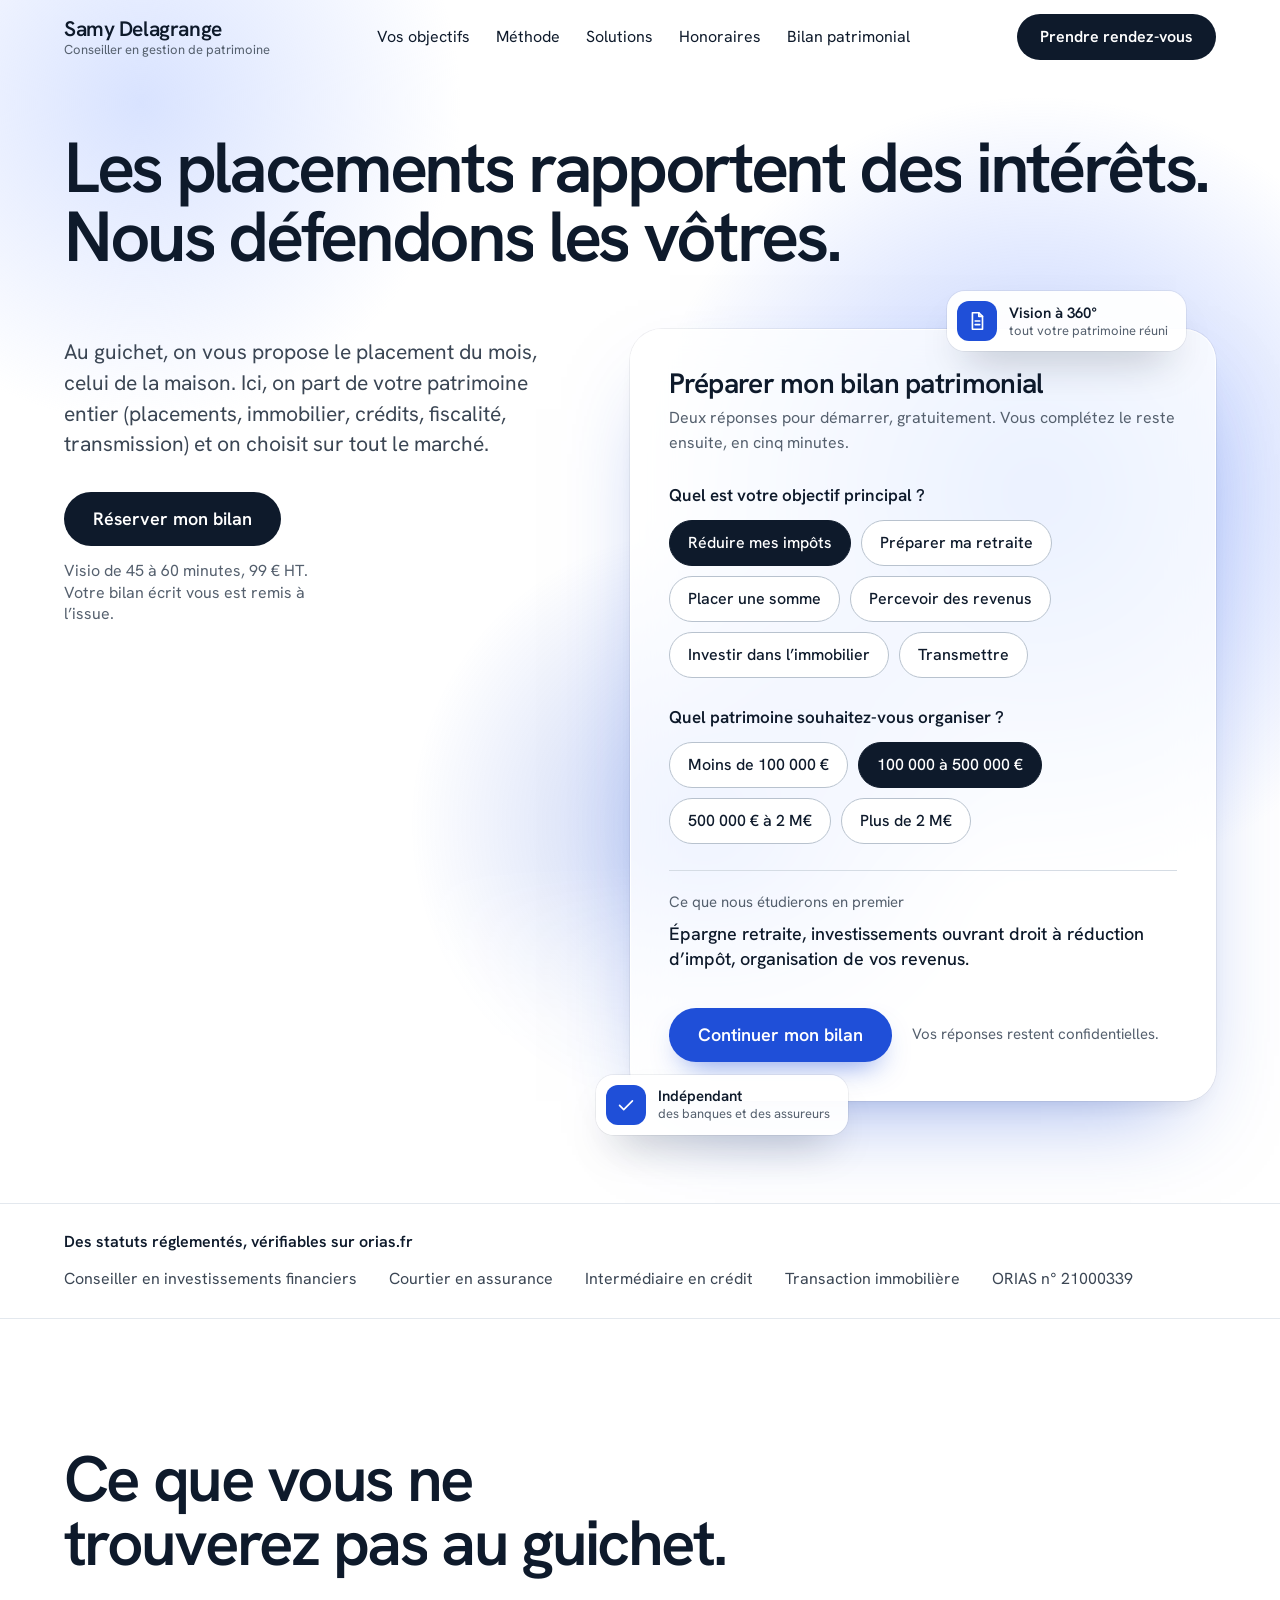
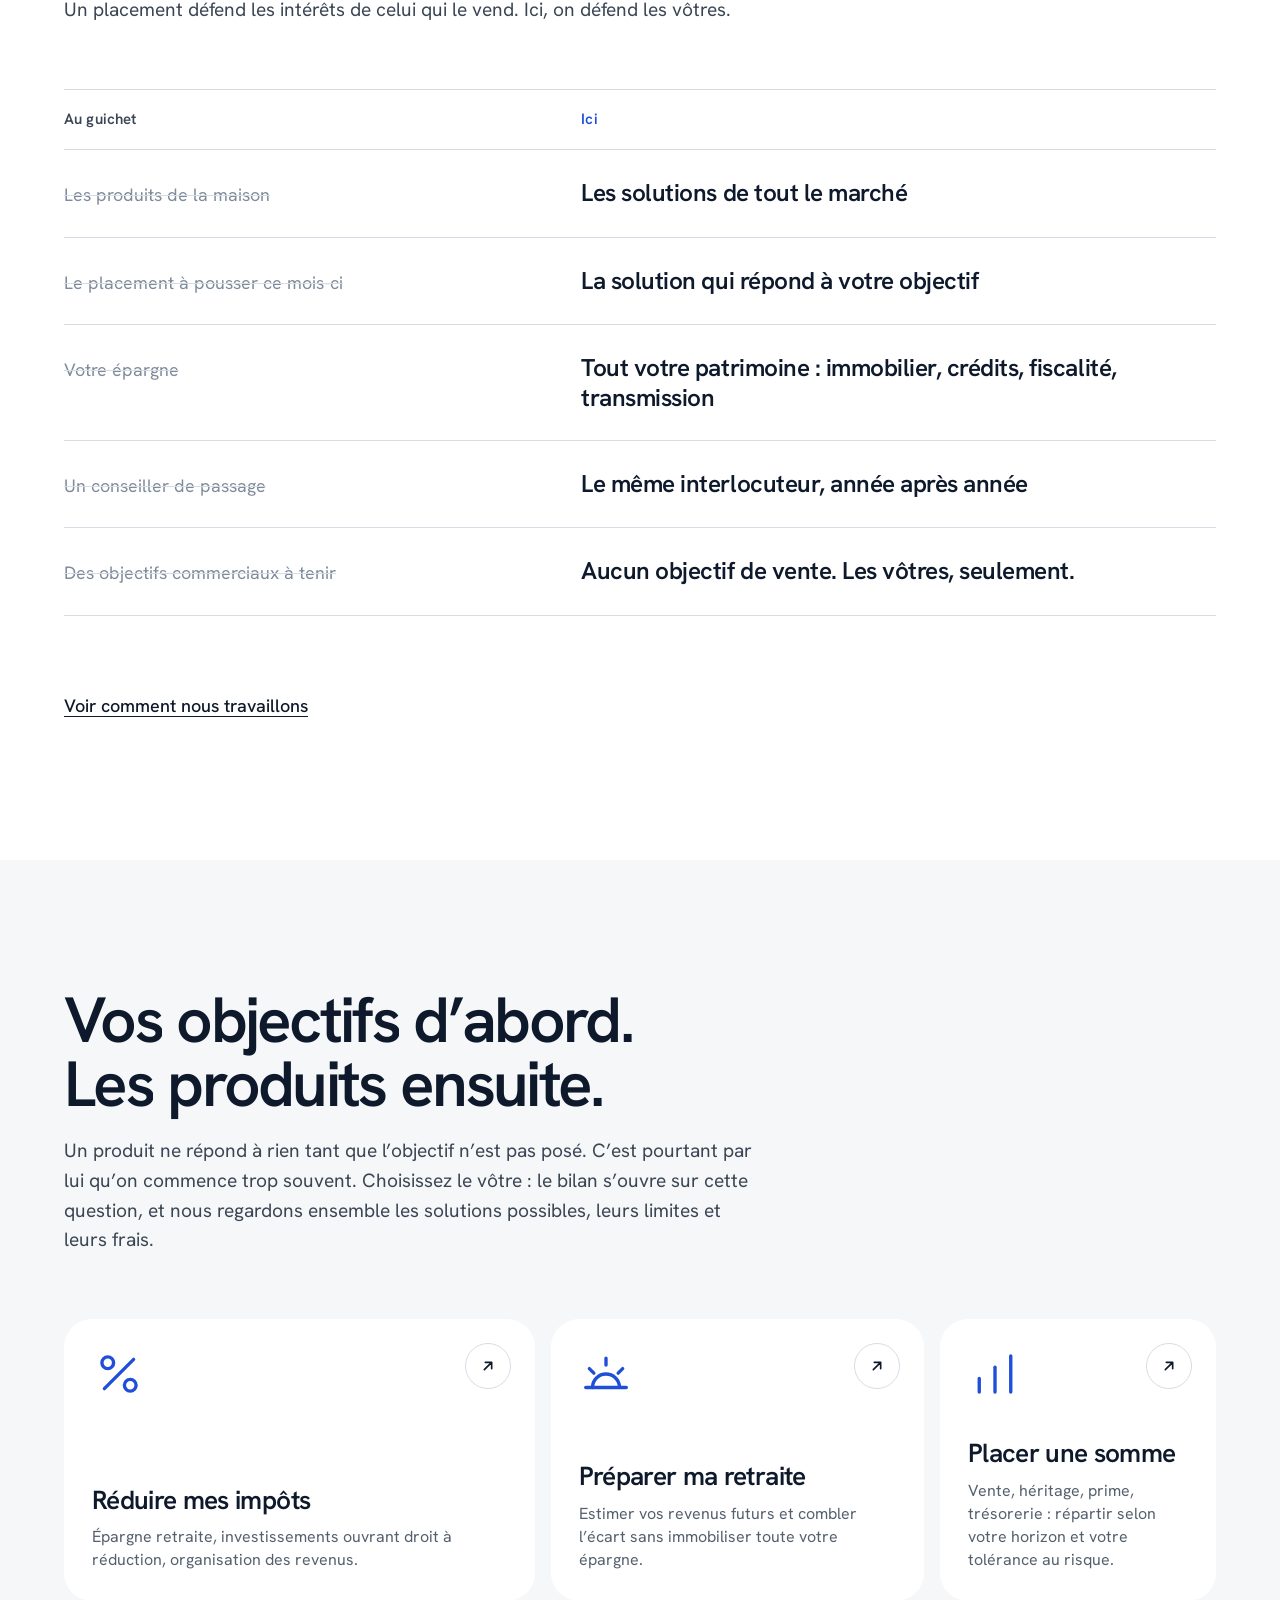
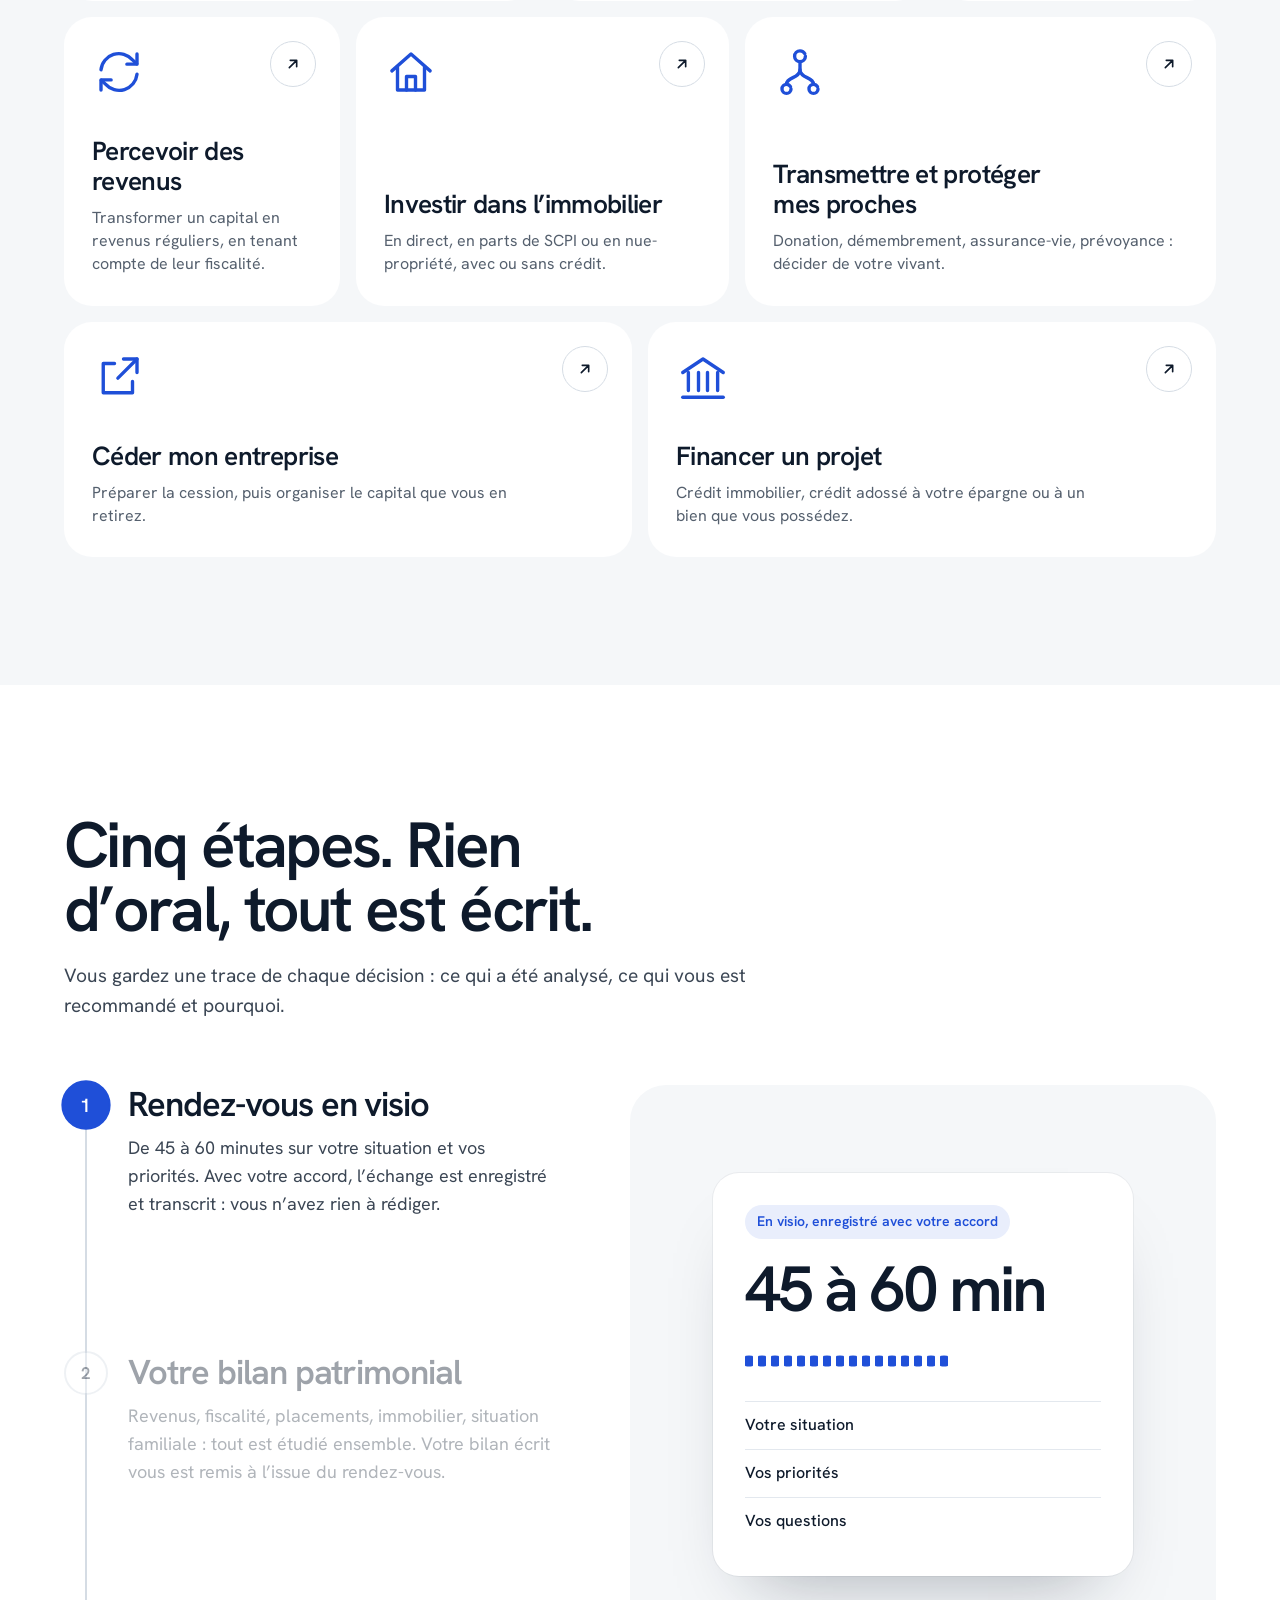
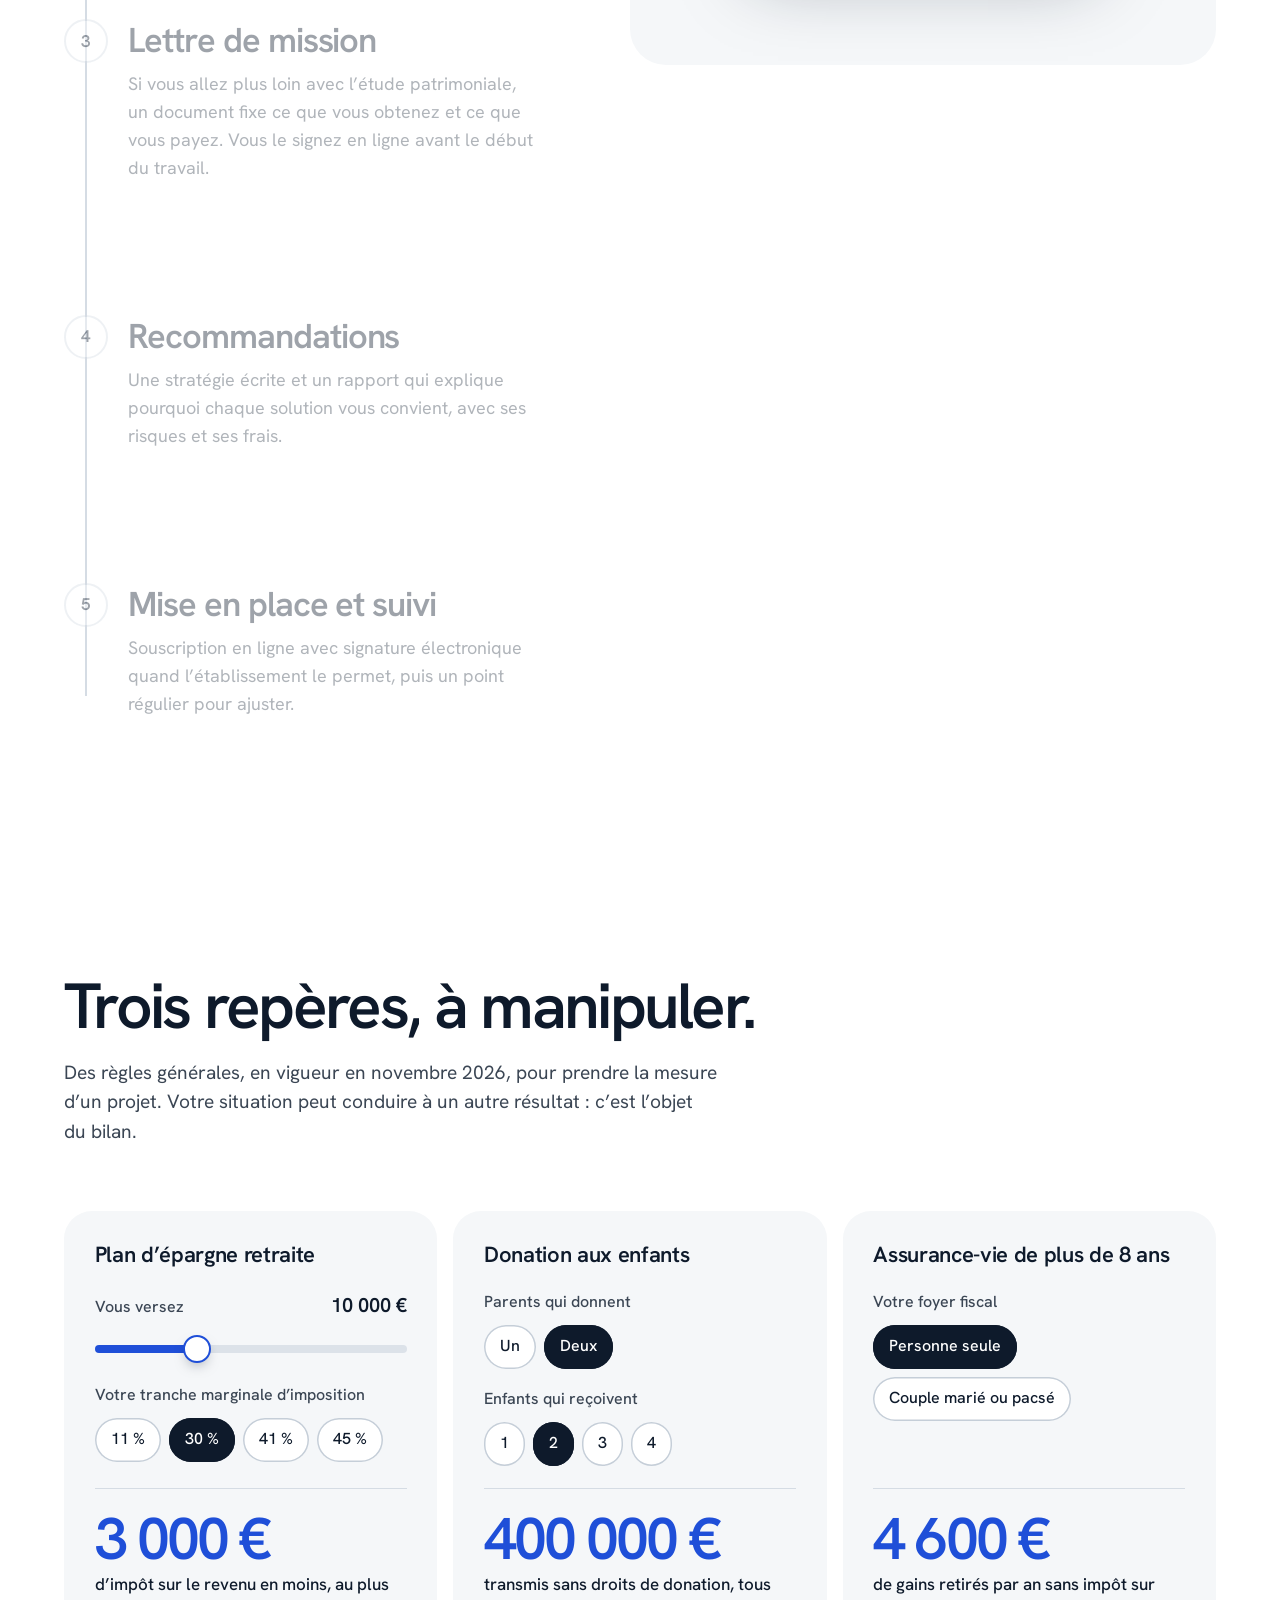
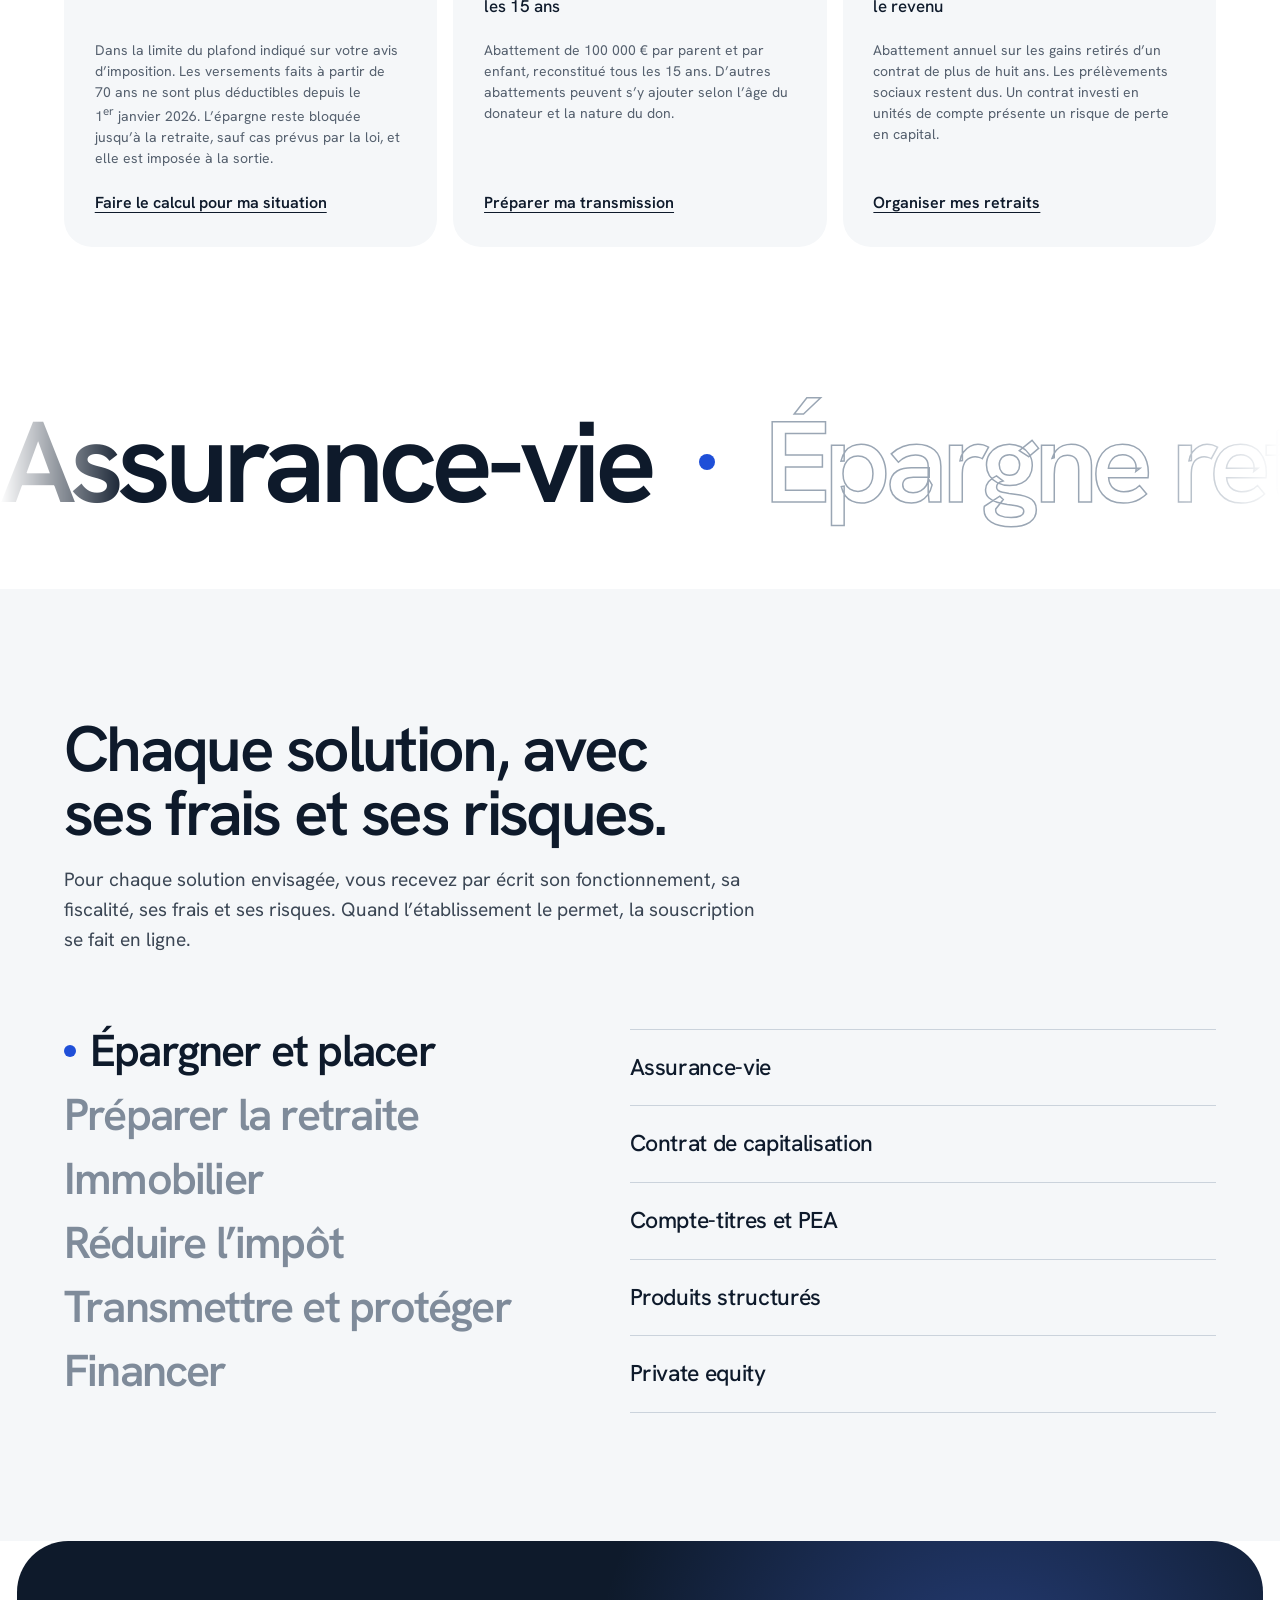
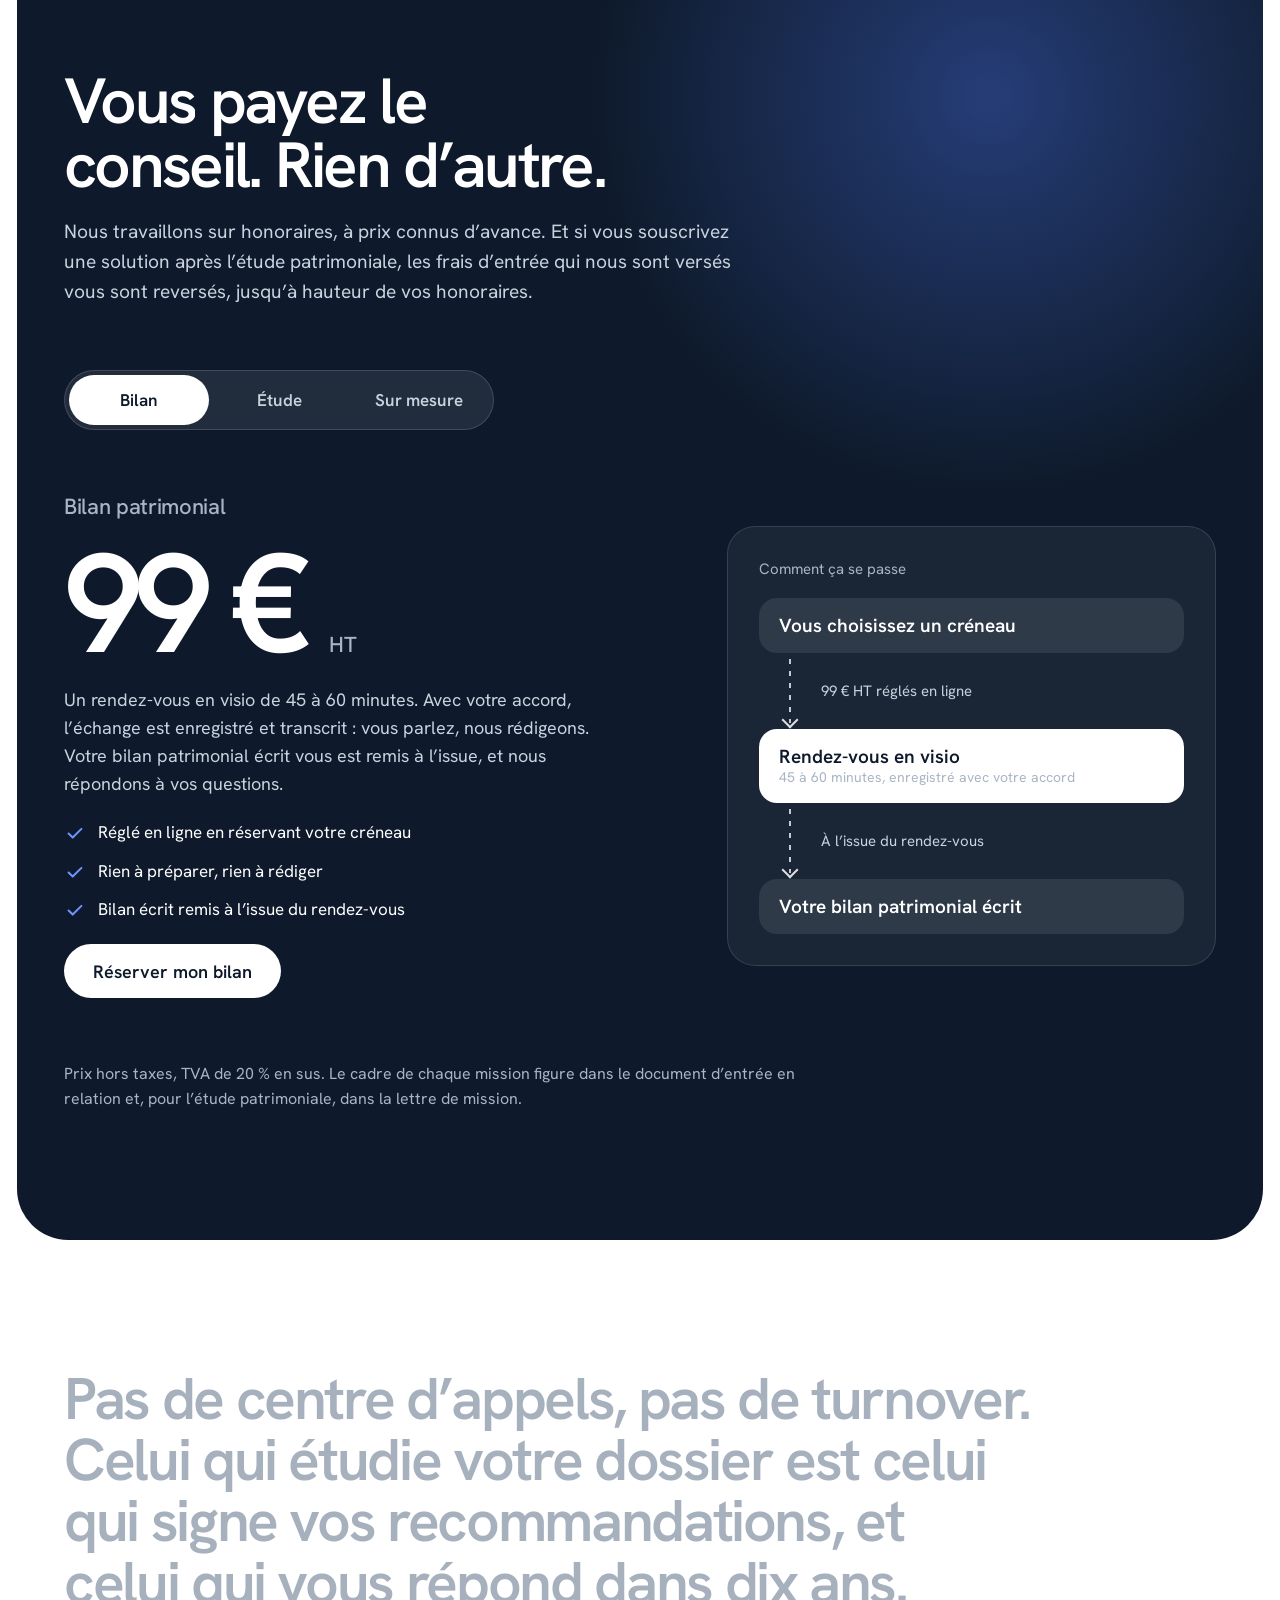
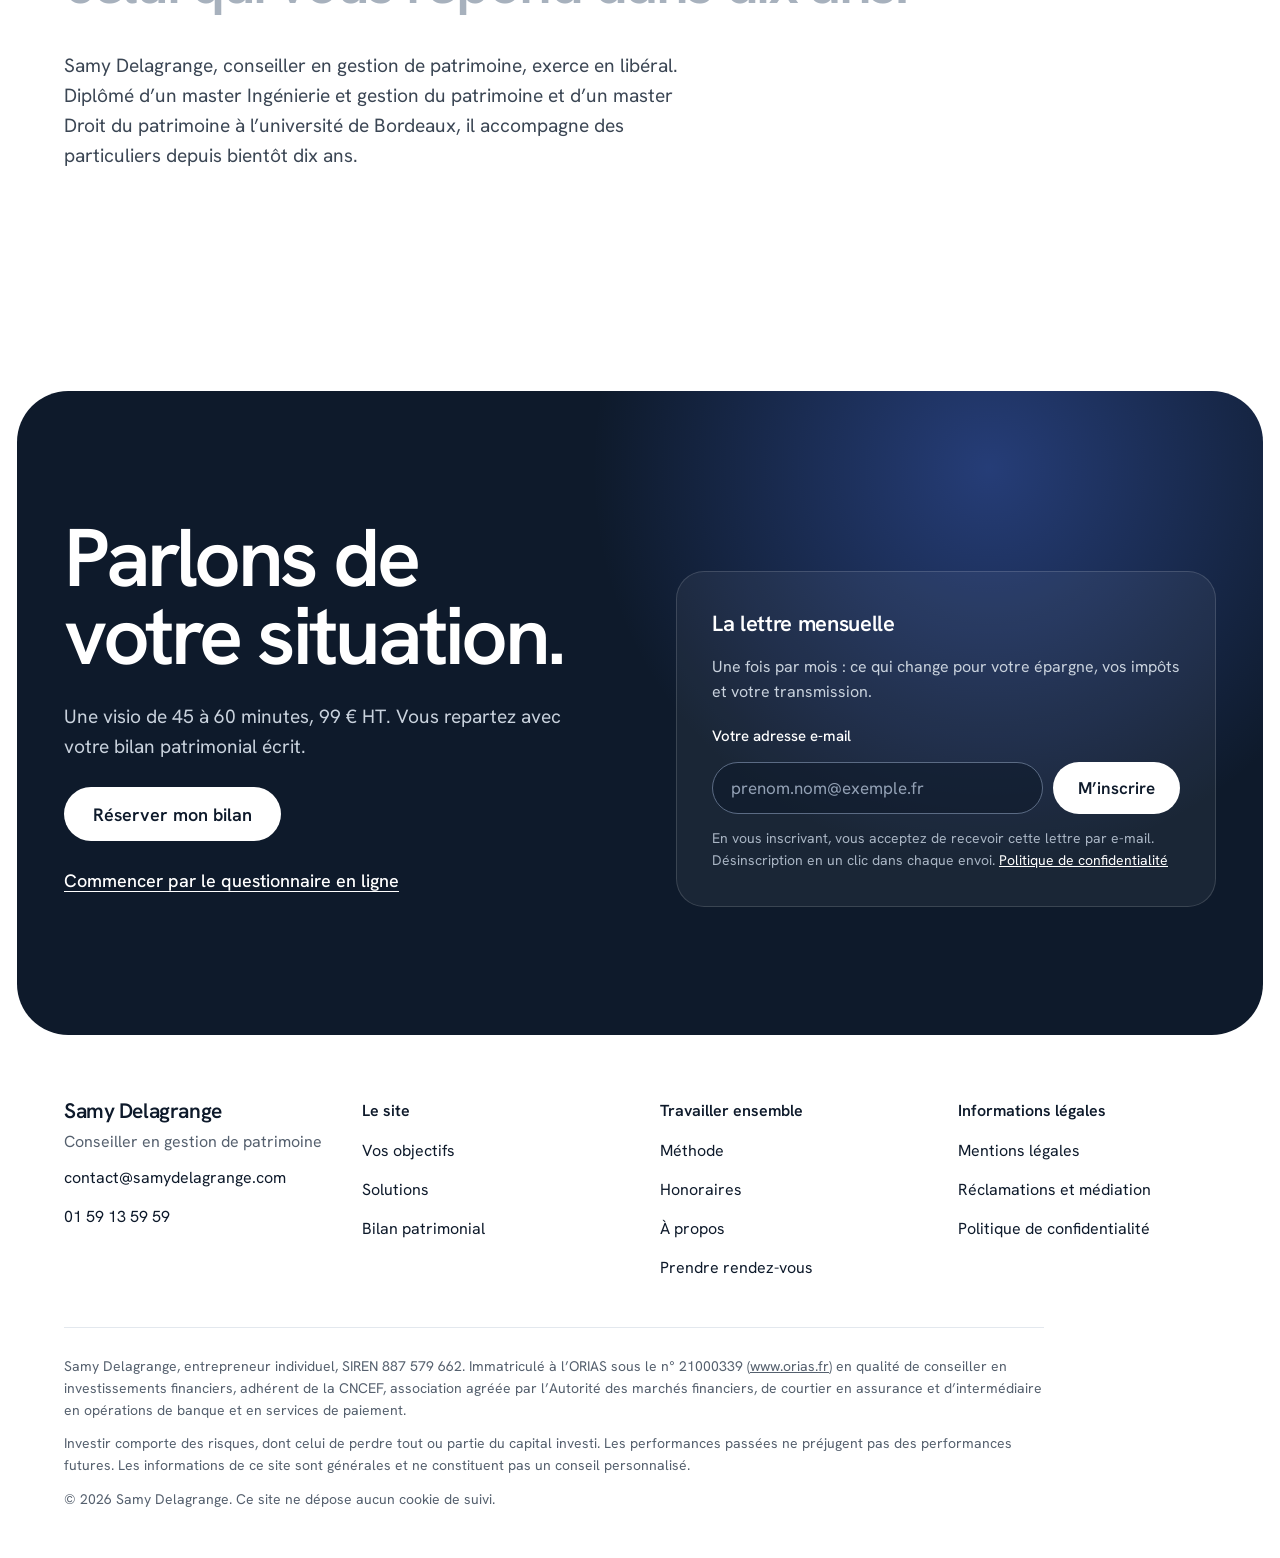
<file: index.html>
<!doctype html>
<html lang="fr">
<head>
<meta charset="utf-8">
<meta name="viewport" content="width=device-width, initial-scale=1">
<title>Samy Delagrange – Conseiller en gestion de patrimoine</title>
<meta name="description" content="Les placements rapportent des intérêts. Nous défendons les vôtres : un cabinet indépendant des banques et des assureurs, une vision à 360° de votre patrimoine. Bilan patrimonial en visio : 99 € HT.">
<meta name="robots" content="index, follow">
<link rel="canonical" href="https://samydelagrange.com/">
<meta property="og:type" content="website">
<meta property="og:locale" content="fr_FR">
<meta property="og:site_name" content="Samy Delagrange">
<meta property="og:title" content="Samy Delagrange – Conseiller en gestion de patrimoine">
<meta property="og:description" content="Les placements rapportent des intérêts. Nous défendons les vôtres : un cabinet indépendant des banques et des assureurs, une vision à 360° de votre patrimoine. Bilan patrimonial en visio : 99 € HT.">
<meta property="og:url" content="https://samydelagrange.com/">
<meta name="twitter:card" content="summary">
<meta name="theme-color" content="#FFFFFF">
<link rel="icon" href="/assets/favicon.svg" type="image/svg+xml">
<link rel="preload" as="font" type="font/woff2" href="/assets/fonts/hanken-grotesk-latin-400-normal.woff2" crossorigin>
<link rel="preload" as="font" type="font/woff2" href="/assets/fonts/hanken-grotesk-latin-600-normal.woff2" crossorigin>
<link rel="stylesheet" href="/assets/css/site.css?v=cfd21dd4de">
<script>(function(d){var c='js';try{if(!matchMedia('(prefers-reduced-motion: reduce)').matches){c+=' motion';window.__sdT=setTimeout(function(){d.classList.remove('motion')},3500)}}catch(e){}d.className=c})(document.documentElement);</script>
</head>
<body>
<a class="skip" href="#contenu">Aller au contenu</a>

<header class="site-header">
  <div class="wrap header-row">
    <a class="brand" href="/">
      <span class="brand-name">Samy Delagrange</span>
      <span class="brand-role">Conseiller en gestion de patrimoine</span>
    </a>
    <button class="nav-toggle" type="button" aria-expanded="false" aria-controls="menu">Menu</button>
    <nav id="menu" class="nav" aria-label="Navigation principale">
      <a href="/#objectifs">Vos objectifs</a>
      <a href="/#methode">Méthode</a>
      <a href="/#solutions">Solutions</a>
      <a href="/#honoraires">Honoraires</a>
      <a href="/bilan-patrimonial/">Bilan patrimonial</a>
    </nav>
    <a class="btn btn-ink header-cta" href="/rendez-vous/"><span class="cta-long">Prendre rendez-vous</span><span class="cta-short" aria-hidden="true">Rendez-vous</span></a>
  </div>
</header>

<main id="contenu">
<section class="hero" data-hero>
  <div class="hero-aura" aria-hidden="true"><span></span><span></span><span></span></div>
  <div class="wrap">
    <h1 class="hero-title" data-split><span class="t1">Les placements rapportent des intérêts.</span> <span class="t2">Nous défendons les vôtres.</span></h1>
    <div class="hero-grid">
      <div class="hero-text">
        <p class="lead" data-reveal style="--i:5">Au guichet, on vous propose le placement du mois, celui de la maison. Ici, on part de votre patrimoine entier (placements, immobilier, crédits, fiscalité, transmission) et on choisit sur tout le marché.</p>
        <div class="hero-actions" data-reveal style="--i:7">
          <a class="btn btn-ink" data-magnet href="https://info.proprium.expert/meetings/proprium/bilan-patrimonial" rel="noopener">Réserver mon bilan</a>
          <span>Visio de 45 à 60&nbsp;minutes, 99&nbsp;€&nbsp;HT. Votre bilan écrit vous est remis à l’issue.</span>
        </div>
      </div>

      <div class="stage" data-stage data-reveal style="--i:6">
        <div class="float f1" aria-hidden="true">
          <span class="ico"><svg viewBox="0 0 24 24"><path d="M7 3h7l4 4v14H7z"/><path d="M14 3v4h4"/><path d="M10 12h5M10 16h5"/></svg></span>
          <span>Vision à 360°<small>tout votre patrimoine réuni</small></span>
        </div>
        <div class="float f2" aria-hidden="true">
          <span class="ico"><svg viewBox="0 0 24 24"><path d="M5 12.5l4.5 4.5L19 7.5"/></svg></span>
          <span>Indépendant<small>des banques et des assureurs</small></span>
        </div>

        <div class="starter" id="bilan" data-starter>
          <div class="starter-head">
            <h2>Préparer mon bilan patrimonial</h2>
            <p>Deux réponses pour démarrer, gratuitement. Vous complétez le reste ensuite, en cinq minutes.</p>
          </div>
          <fieldset class="choice">
            <legend>Quel est votre objectif principal&nbsp;?</legend>
            <div class="chips" data-group="objectif">
              <button class="chip" type="button" data-value="impots" aria-pressed="true">Réduire mes impôts</button>
              <button class="chip" type="button" data-value="retraite" aria-pressed="false">Préparer ma retraite</button>
              <button class="chip" type="button" data-value="placer" aria-pressed="false">Placer une somme</button>
              <button class="chip" type="button" data-value="revenus" aria-pressed="false">Percevoir des revenus</button>
              <button class="chip" type="button" data-value="immobilier" aria-pressed="false">Investir dans l’immobilier</button>
              <button class="chip" type="button" data-value="transmettre" aria-pressed="false">Transmettre</button>
            </div>
          </fieldset>
          <fieldset class="choice">
            <legend>Quel patrimoine souhaitez-vous organiser&nbsp;?</legend>
            <div class="chips" data-group="patrimoine">
              <button class="chip" type="button" data-value="a" aria-pressed="false">Moins de 100&nbsp;000&nbsp;€</button>
              <button class="chip" type="button" data-value="b" aria-pressed="true">100&nbsp;000 à 500&nbsp;000&nbsp;€</button>
              <button class="chip" type="button" data-value="c" aria-pressed="false">500&nbsp;000&nbsp;€ à 2&nbsp;M€</button>
              <button class="chip" type="button" data-value="d" aria-pressed="false">Plus de 2&nbsp;M€</button>
            </div>
          </fieldset>
          <div class="starter-result" aria-live="polite">
            <span>Ce que nous étudierons en premier</span>
            <span data-pistes>Épargne retraite, investissements ouvrant droit à réduction d’impôt, organisation de vos revenus.</span>
          </div>
          <div class="starter-actions">
            <a class="btn btn-accent" data-magnet data-starter-link href="/bilan-patrimonial/?objectif=impots&amp;patrimoine=b">Continuer mon bilan</a>
            <span>Vos réponses restent confidentielles.</span>
          </div>
        </div>
      </div>
    </div>
  </div>
</section>

<section class="facts" aria-label="Statuts réglementaires" data-reveal>
  <div class="wrap">
    <strong>Des statuts réglementés, vérifiables sur orias.fr</strong>
    <ul>
      <li>Conseiller en investissements financiers</li>
      <li>Courtier en assurance</li>
      <li>Intermédiaire en crédit</li>
      <li>Transaction immobilière</li>
      <li>ORIAS n°&nbsp;21000339</li>
    </ul>
  </div>
</section>

<section class="section" id="difference">
  <div class="wrap stack">
    <div class="intro">
      <h2 class="h2" data-split>Ce que vous ne trouverez pas au guichet.</h2>
      <p data-reveal style="--i:2">Un placement défend les intérêts de celui qui le vend. Ici, on défend les vôtres.</p>
    </div>
    <div class="versus" data-reveal>
      <div class="vs-head"><span>Au guichet</span><span>Ici</span></div>
      <div class="vs-row"><span>Les produits de la maison</span><span>Les solutions de tout le marché</span></div>
      <div class="vs-row"><span>Le placement à pousser ce mois-ci</span><span>La solution qui répond à votre objectif</span></div>
      <div class="vs-row"><span>Votre épargne</span><span>Tout votre patrimoine&nbsp;: immobilier, crédits, fiscalité, transmission</span></div>
      <div class="vs-row"><span>Un conseiller de passage</span><span>Le même interlocuteur, année après année</span></div>
      <div class="vs-row"><span>Des objectifs commerciaux à tenir</span><span>Aucun objectif de vente. Les vôtres, seulement.</span></div>
    </div>
    <a class="link" data-reveal href="#methode">Voir comment nous travaillons</a>
  </div>
</section>

<section class="section section-mist" id="objectifs">
  <div class="wrap stack">
    <div class="intro">
      <h2 class="h2" data-split>Vos objectifs d’abord. Les produits ensuite.</h2>
      <p data-reveal style="--i:2">Un produit ne répond à rien tant que l’objectif n’est pas posé. C’est pourtant par lui qu’on commence trop souvent. Choisissez le vôtre&nbsp;: le bilan s’ouvre sur cette question, et nous regardons ensemble les solutions possibles, leurs limites et leurs frais.</p>
    </div>
    <div class="bento">
      <a class="tile t-5" data-reveal style="--i:0" href="/bilan-patrimonial/?objectif=impots">
        <svg class="pic" viewBox="0 0 24 24" aria-hidden="true"><circle pathLength="1" cx="7" cy="7" r="2.6"/><circle pathLength="1" cx="17" cy="17" r="2.6"/><path pathLength="1" d="M18.5 5.5l-13 13"/></svg>
        <strong>Réduire mes impôts</strong><span class="d">Épargne retraite, investissements ouvrant droit à réduction, organisation des revenus.</span>
        <span class="go" aria-hidden="true"><svg viewBox="0 0 24 24"><path d="M8 16l8-8M9 8h7v7"/></svg></span>
      </a>
      <a class="tile t-4" data-reveal style="--i:1" href="/bilan-patrimonial/?objectif=retraite">
        <svg class="pic" viewBox="0 0 24 24" aria-hidden="true"><path pathLength="1" d="M3 18h18"/><path pathLength="1" d="M6 18a6 6 0 0112 0"/><path pathLength="1" d="M12 5v3M4.6 9.6l2 2M19.4 9.6l-2 2"/></svg>
        <strong>Préparer ma retraite</strong><span class="d">Estimer vos revenus futurs et combler l’écart sans immobiliser toute votre épargne.</span>
        <span class="go" aria-hidden="true"><svg viewBox="0 0 24 24"><path d="M8 16l8-8M9 8h7v7"/></svg></span>
      </a>
      <a class="tile t-3" data-reveal style="--i:2" href="/bilan-patrimonial/?objectif=placer">
        <svg class="pic" viewBox="0 0 24 24" aria-hidden="true"><path pathLength="1" d="M5 20v-6"/><path pathLength="1" d="M12 20V9"/><path pathLength="1" d="M19 20V4"/></svg>
        <strong>Placer une somme</strong><span class="d">Vente, héritage, prime, trésorerie&nbsp;: répartir selon votre horizon et votre tolérance au risque.</span>
        <span class="go" aria-hidden="true"><svg viewBox="0 0 24 24"><path d="M8 16l8-8M9 8h7v7"/></svg></span>
      </a>
      <a class="tile t-3" data-reveal style="--i:0" href="/bilan-patrimonial/?objectif=revenus">
        <svg class="pic" viewBox="0 0 24 24" aria-hidden="true"><path pathLength="1" d="M4 11a8 8 0 0114-4.4L20 8.5"/><path pathLength="1" d="M20 4v4.5h-4.5"/><path pathLength="1" d="M20 13a8 8 0 01-14 4.4L4 15.5"/><path pathLength="1" d="M4 20v-4.5h4.5"/></svg>
        <strong>Percevoir des revenus</strong><span class="d">Transformer un capital en revenus réguliers, en tenant compte de leur fiscalité.</span>
        <span class="go" aria-hidden="true"><svg viewBox="0 0 24 24"><path d="M8 16l8-8M9 8h7v7"/></svg></span>
      </a>
      <a class="tile t-4" data-reveal style="--i:1" href="/bilan-patrimonial/?objectif=immobilier">
        <svg class="pic" viewBox="0 0 24 24" aria-hidden="true"><path pathLength="1" d="M3.5 11.5L12 4l8.5 7.5"/><path pathLength="1" d="M6 10v10h12V10"/><path pathLength="1" d="M10 20v-6h4v6"/></svg>
        <strong>Investir dans l’immobilier</strong><span class="d">En direct, en parts de SCPI ou en nue-propriété, avec ou sans crédit.</span>
        <span class="go" aria-hidden="true"><svg viewBox="0 0 24 24"><path d="M8 16l8-8M9 8h7v7"/></svg></span>
      </a>
      <a class="tile t-5" data-reveal style="--i:2" href="/bilan-patrimonial/?objectif=transmettre">
        <svg class="pic" viewBox="0 0 24 24" aria-hidden="true"><circle pathLength="1" cx="12" cy="5" r="2.4"/><path pathLength="1" d="M12 7.5V11c0 4-6 3-6 6.5"/><path pathLength="1" d="M12 11c0 4 6 3 6 6.5"/><circle pathLength="1" cx="6" cy="19.5" r="2"/><circle pathLength="1" cx="18" cy="19.5" r="2"/></svg>
        <strong>Transmettre et protéger mes proches</strong><span class="d">Donation, démembrement, assurance-vie, prévoyance&nbsp;: décider de votre vivant.</span>
        <span class="go" aria-hidden="true"><svg viewBox="0 0 24 24"><path d="M8 16l8-8M9 8h7v7"/></svg></span>
      </a>
      <a class="tile t-6" data-reveal style="--i:0" href="/bilan-patrimonial/?objectif=cession">
        <svg class="pic" viewBox="0 0 24 24" aria-hidden="true"><path pathLength="1" d="M14 4h6v6"/><path pathLength="1" d="M20 4l-8.5 8.5"/><path pathLength="1" d="M10 6H5v13h13v-5"/></svg>
        <strong>Céder mon entreprise</strong><span class="d">Préparer la cession, puis organiser le capital que vous en retirez.</span>
        <span class="go" aria-hidden="true"><svg viewBox="0 0 24 24"><path d="M8 16l8-8M9 8h7v7"/></svg></span>
      </a>
      <a class="tile t-6" data-reveal style="--i:1" href="/bilan-patrimonial/?objectif=financer">
        <svg class="pic" viewBox="0 0 24 24" aria-hidden="true"><path pathLength="1" d="M3 10l9-6 9 6"/><path pathLength="1" d="M5.5 10v8M10 10v8M14 10v8M18.5 10v8"/><path pathLength="1" d="M3 21h18"/></svg>
        <strong>Financer un projet</strong><span class="d">Crédit immobilier, crédit adossé à votre épargne ou à un bien que vous possédez.</span>
        <span class="go" aria-hidden="true"><svg viewBox="0 0 24 24"><path d="M8 16l8-8M9 8h7v7"/></svg></span>
      </a>
    </div>
  </div>
</section>

<section class="section" id="methode">
  <div class="wrap stack">
    <div class="intro">
      <h2 class="h2" data-split>Cinq étapes. Rien d’oral, tout est écrit.</h2>
      <p data-reveal style="--i:2">Vous gardez une trace de chaque décision&nbsp;: ce qui a été analysé, ce qui vous est recommandé et pourquoi.</p>
    </div>
    <div class="scene" data-scene>
      <ol class="msteps">
        <li class="mstep active"><span class="n" aria-hidden="true">1</span><h3>Rendez-vous en visio</h3><p>De 45 à 60 minutes sur votre situation et vos priorités. Avec votre accord, l’échange est enregistré et transcrit&nbsp;: vous n’avez rien à rédiger.</p></li>
        <li class="mstep"><span class="n" aria-hidden="true">2</span><h3>Votre bilan patrimonial</h3><p>Revenus, fiscalité, placements, immobilier, situation familiale&nbsp;: tout est étudié ensemble. Votre bilan écrit vous est remis à l’issue du rendez-vous.</p></li>
        <li class="mstep"><span class="n" aria-hidden="true">3</span><h3>Lettre de mission</h3><p>Si vous allez plus loin avec l’étude patrimoniale, un document fixe ce que vous obtenez et ce que vous payez. Vous le signez en ligne avant le début du travail.</p></li>
        <li class="mstep"><span class="n" aria-hidden="true">4</span><h3>Recommandations</h3><p>Une stratégie écrite et un rapport qui explique pourquoi chaque solution vous convient, avec ses risques et ses frais.</p></li>
        <li class="mstep"><span class="n" aria-hidden="true">5</span><h3>Mise en place et suivi</h3><p>Souscription en ligne avec signature électronique quand l’établissement le permet, puis un point régulier pour ajuster.</p></li>
      </ol>
      <div class="stage-m">
        <div class="panel active" data-panel aria-hidden="true">
          <div class="pcard">
            <span class="ptag anim" style="--i:0">En visio, enregistré avec votre accord</span>
            <p class="pbig anim" style="--i:1">45 à 60&nbsp;min</p>
            <div class="wave anim" style="--i:2"><i></i><i></i><i></i><i></i><i></i><i></i><i></i><i></i><i></i><i></i><i></i><i></i><i></i><i></i><i></i><i></i></div>
            <ul class="plist"><li class="anim" style="--i:3">Votre situation</li><li class="anim" style="--i:4">Vos priorités</li><li class="anim" style="--i:5">Vos questions</li></ul>
          </div>
        </div>
        <div class="panel" data-panel aria-hidden="true">
          <div class="pcard">
            <p class="ptitle anim" style="--i:0">Votre bilan patrimonial</p>
            <ul class="pbars">
              <li class="anim" style="--i:1"><span>Revenus</span><b><i></i></b></li>
              <li class="anim" style="--i:2"><span>Fiscalité</span><b><i></i></b></li>
              <li class="anim" style="--i:3"><span>Placements</span><b><i></i></b></li>
              <li class="anim" style="--i:4"><span>Situation familiale</span><b><i></i></b></li>
            </ul>
            <p class="pnote anim" style="--i:5">Remis à l’issue du rendez-vous.</p>
          </div>
        </div>
        <div class="panel" data-panel aria-hidden="true">
          <div class="pcard">
            <p class="ptitle anim" style="--i:0">Lettre de mission</p>
            <div class="lines anim" style="--i:1"><i></i><i></i><i style="width:58%"></i></div>
            <p class="plabel anim" style="--i:2">Ce que vous payez</p>
            <div class="ppills anim" style="--i:3"><span>2&nbsp;500&nbsp;€ HT</span></div>
            <div class="sign anim" style="--i:4"><svg viewBox="0 0 220 60"><path pathLength="1" d="M6 44c14-22 26-34 34-30 9 5-14 32-6 34 9 2 22-30 32-28 8 2-6 24 2 26 8 1 18-22 28-20 7 2-2 16 6 18 10 2 26-8 46-10 18-2 40 2 60 0"/></svg><span class="ptag">Signée en ligne</span></div>
          </div>
        </div>
        <div class="panel" data-panel aria-hidden="true">
          <div class="pcard">
            <p class="ptitle anim" style="--i:0">Stratégie écrite</p>
            <div class="reco anim" style="--i:1"><div class="lines"><i></i><i style="width:64%"></i></div><div class="ppills"><span>Pourquoi</span><span>Risques</span><span>Frais</span></div></div>
            <div class="reco anim" style="--i:2"><div class="lines"><i></i><i style="width:48%"></i></div><div class="ppills"><span>Pourquoi</span><span>Risques</span><span>Frais</span></div></div>
            <p class="pnote anim" style="--i:3">Une fiche par solution recommandée.</p>
          </div>
        </div>
        <div class="panel" data-panel aria-hidden="true">
          <div class="pcard">
            <p class="ptitle anim" style="--i:0">Mise en place et suivi</p>
            <ol class="ptime">
              <li class="anim" style="--i:1"><b></b><span>Souscription en ligne</span></li>
              <li class="anim" style="--i:2"><b></b><span>Point régulier</span></li>
              <li class="anim" style="--i:3"><b></b><span>Ajustements</span></li>
            </ol>
          </div>
        </div>
      </div>
    </div>
  </div>
</section>

<section class="section" id="reperes">
  <div class="wrap stack">
    <div class="intro">
      <h2 class="h2" data-split>Trois repères, à manipuler.</h2>
      <p data-reveal style="--i:2">Des règles générales, en vigueur en novembre&nbsp;2026, pour prendre la mesure d’un projet. Votre situation peut conduire à un autre résultat&nbsp;: c’est l’objet du bilan.</p>
    </div>
    <div class="calcs">
      <article class="calc" data-calc="per" data-reveal style="--i:0">
        <h3 class="h3">Plan d’épargne retraite</h3>
        <div class="calc-controls">
          <label class="calc-label" for="per-versement">Vous versez <output data-versement for="per-versement">10&nbsp;000&nbsp;€</output></label>
          <input class="range" id="per-versement" name="versement" type="range" min="1000" max="30000" step="500" value="10000">
          <fieldset class="pick">
            <legend>Votre tranche marginale d’imposition</legend>
            <label><input type="radio" name="per-tmi" value="11"><span>11&nbsp;%</span></label>
            <label><input type="radio" name="per-tmi" value="30" checked><span>30&nbsp;%</span></label>
            <label><input type="radio" name="per-tmi" value="41"><span>41&nbsp;%</span></label>
            <label><input type="radio" name="per-tmi" value="45"><span>45&nbsp;%</span></label>
          </fieldset>
        </div>
        <p class="calc-out" aria-live="polite"><strong><span data-out>3&nbsp;000</span>&nbsp;€</strong><span class="calc-what">d’impôt sur le revenu en moins, au plus</span></p>
        <p class="calc-note">Dans la limite du plafond indiqué sur votre avis d’imposition. Les versements faits à partir de 70&nbsp;ans ne sont plus déductibles depuis le 1<sup>er</sup>&nbsp;janvier&nbsp;2026. L’épargne reste bloquée jusqu’à la retraite, sauf cas prévus par la loi, et elle est imposée à la sortie.</p>
        <a class="link" href="/bilan-patrimonial/?objectif=impots">Faire le calcul pour ma situation</a>
      </article>
      <article class="calc" data-calc="donation" data-reveal style="--i:1">
        <h3 class="h3">Donation aux enfants</h3>
        <div class="calc-controls">
          <fieldset class="pick">
            <legend>Parents qui donnent</legend>
            <label><input type="radio" name="don-parents" value="1"><span>Un</span></label>
            <label><input type="radio" name="don-parents" value="2" checked><span>Deux</span></label>
          </fieldset>
          <fieldset class="pick">
            <legend>Enfants qui reçoivent</legend>
            <label><input type="radio" name="don-enfants" value="1"><span>1</span></label>
            <label><input type="radio" name="don-enfants" value="2" checked><span>2</span></label>
            <label><input type="radio" name="don-enfants" value="3"><span>3</span></label>
            <label><input type="radio" name="don-enfants" value="4"><span>4</span></label>
          </fieldset>
        </div>
        <p class="calc-out" aria-live="polite"><strong><span data-out>400&nbsp;000</span>&nbsp;€</strong><span class="calc-what">transmis sans droits de donation, tous les 15&nbsp;ans</span></p>
        <p class="calc-note">Abattement de 100&nbsp;000&nbsp;€ par parent et par enfant, reconstitué tous les 15&nbsp;ans. D’autres abattements peuvent s’y ajouter selon l’âge du donateur et la nature du don.</p>
        <a class="link" href="/bilan-patrimonial/?objectif=transmettre">Préparer ma transmission</a>
      </article>
      <article class="calc" data-calc="vie" data-reveal style="--i:2">
        <h3 class="h3">Assurance-vie de plus de 8&nbsp;ans</h3>
        <div class="calc-controls">
          <fieldset class="pick">
            <legend>Votre foyer fiscal</legend>
            <label><input type="radio" name="vie-foyer" value="4600" checked><span>Personne seule</span></label>
            <label><input type="radio" name="vie-foyer" value="9200"><span>Couple marié ou pacsé</span></label>
          </fieldset>
        </div>
        <p class="calc-out" aria-live="polite"><strong><span data-out>4&nbsp;600</span>&nbsp;€</strong><span class="calc-what">de gains retirés par an sans impôt sur le revenu</span></p>
        <p class="calc-note">Abattement annuel sur les gains retirés d’un contrat de plus de huit ans. Les prélèvements sociaux restent dus. Un contrat investi en unités de compte présente un risque de perte en capital.</p>
        <a class="link" href="/bilan-patrimonial/?objectif=placer">Organiser mes retraits</a>
      </article>
    </div>
  </div>
</section>

<div class="marquee" aria-hidden="true" data-marquee>
  <div class="marquee-track">
    <div><span>Assurance-vie</span><span>Épargne retraite</span><span>SCPI</span><span>Nue-propriété</span><span>Donation</span><span>Private equity</span><span>Crédit lombard</span><span>Prévoyance</span></div>
    <div><span>Assurance-vie</span><span>Épargne retraite</span><span>SCPI</span><span>Nue-propriété</span><span>Donation</span><span>Private equity</span><span>Crédit lombard</span><span>Prévoyance</span></div>
  </div>
</div>

<section class="section section-mist" id="solutions">
  <div class="wrap stack">
    <div class="intro">
      <h2 class="h2" data-split>Chaque solution, avec ses frais et ses risques.</h2>
      <p data-reveal style="--i:2">Pour chaque solution envisagée, vous recevez par écrit son fonctionnement, sa fiscalité, ses frais et ses risques. Quand l’établissement le permet, la souscription se fait en ligne.</p>
    </div>
    <div class="sol" data-sol data-reveal>
      <div class="sol-tabs">
        <button type="button" aria-pressed="true" aria-controls="sol-1">Épargner et placer</button>
        <button type="button" aria-pressed="false" aria-controls="sol-2">Préparer la retraite</button>
        <button type="button" aria-pressed="false" aria-controls="sol-3">Immobilier</button>
        <button type="button" aria-pressed="false" aria-controls="sol-4">Réduire l’impôt</button>
        <button type="button" aria-pressed="false" aria-controls="sol-5">Transmettre et protéger</button>
        <button type="button" aria-pressed="false" aria-controls="sol-6">Financer</button>
      </div>
      <div class="sol-panels">
        <div class="sol-panel on" id="sol-1"><h3>Épargner et placer</h3><ul><li>Assurance-vie</li><li>Contrat de capitalisation</li><li>Compte-titres et PEA</li><li>Produits structurés</li><li>Private equity</li></ul></div>
        <div class="sol-panel" id="sol-2"><h3>Préparer la retraite</h3><ul><li>Plan d’épargne retraite</li><li>Retraite des indépendants et dirigeants</li><li>Revenus complémentaires</li></ul></div>
        <div class="sol-panel" id="sol-3"><h3>Immobilier</h3><ul><li>SCPI</li><li>Nue-propriété</li><li>Location meublée</li><li>Immobilier en direct</li></ul></div>
        <div class="sol-panel" id="sol-4"><h3>Réduire l’impôt</h3><ul><li>Girardin industriel</li><li>FIP et FCPI</li><li>Groupements forestiers</li><li>Déficit foncier</li></ul></div>
        <div class="sol-panel" id="sol-5"><h3>Transmettre et protéger</h3><ul><li>Donation</li><li>Démembrement de propriété</li><li>Clause bénéficiaire</li><li>Prévoyance</li></ul></div>
        <div class="sol-panel" id="sol-6"><h3>Financer</h3><ul><li>Crédit immobilier</li><li>Crédit lombard</li><li>Crédit hypothécaire</li><li>Assurance emprunteur</li></ul></div>
      </div>
    </div>
  </div>
</section>

<section class="slab" id="honoraires" data-spot data-fees>
  <div class="wrap stack">
    <div class="intro">
      <h2 class="h2" data-split>Vous payez le conseil. Rien d’autre.</h2>
      <p data-reveal style="--i:2">Nous travaillons sur honoraires, à prix connus d’avance. Et si vous souscrivez une solution après l’étude patrimoniale, les frais d’entrée qui nous sont versés vous sont reversés, jusqu’à hauteur de vos honoraires.</p>
    </div>
    <div class="seg" role="tablist" aria-label="Nos offres" data-reveal style="--n:3">
      <button type="button" role="tab" id="fee-t1" aria-controls="fee-p1" aria-selected="true">Bilan</button>
      <button type="button" role="tab" id="fee-t2" aria-controls="fee-p2" aria-selected="false" tabindex="-1">Étude</button>
      <button type="button" role="tab" id="fee-t3" aria-controls="fee-p3" aria-selected="false" tabindex="-1">Sur mesure</button>
    </div>
    <div class="fee-panels" data-reveal>
      <article class="fee-panel" role="tabpanel" id="fee-p1" aria-labelledby="fee-t1">
        <div class="fee-main">
          <h3 class="h3 anim" style="--i:0">Bilan patrimonial</h3>
          <p class="fee-price anim" style="--i:1"><span data-count="99">99</span>&nbsp;€ <small>HT</small></p>
          <p class="anim" style="--i:2">Un rendez-vous en visio de 45 à 60 minutes. Avec votre accord, l’échange est enregistré et transcrit&nbsp;: vous parlez, nous rédigeons. Votre bilan patrimonial écrit vous est remis à l’issue, et nous répondons à vos questions.</p>
          <ul class="ticks anim" style="--i:3">
            <li><svg viewBox="0 0 24 24" aria-hidden="true"><path d="M5 12.5l4.5 4.5L19 7.5"/></svg><span>Réglé en ligne en réservant votre créneau</span></li>
            <li><svg viewBox="0 0 24 24" aria-hidden="true"><path d="M5 12.5l4.5 4.5L19 7.5"/></svg><span>Rien à préparer, rien à rédiger</span></li>
            <li><svg viewBox="0 0 24 24" aria-hidden="true"><path d="M5 12.5l4.5 4.5L19 7.5"/></svg><span>Bilan écrit remis à l’issue du rendez-vous</span></li>
          </ul>
          <div class="anim" style="--i:4"><a class="btn btn-light" data-magnet href="https://info.proprium.expert/meetings/proprium/bilan-patrimonial" rel="noopener">Réserver mon bilan</a></div>
        </div>
        <div class="flow anim" style="--i:2">
          <p class="flow-title">Comment ça se passe</p>
          <div class="node">Vous choisissez un créneau</div>
          <div class="pipe"><span>99&nbsp;€ HT réglés en ligne</span></div>
          <div class="node me">Rendez-vous en visio<small>45 à 60 minutes, enregistré avec votre accord</small></div>
          <div class="pipe"><span>À l’issue du rendez-vous</span></div>
          <div class="node">Votre bilan patrimonial écrit</div>
        </div>
      </article>
      <article class="fee-panel" role="tabpanel" id="fee-p2" aria-labelledby="fee-t2">
        <div class="fee-main">
          <h3 class="h3 anim" style="--i:0">Étude patrimoniale en trois étapes</h3>
          <p class="fee-price anim" style="--i:1"><span data-count="2500">2&nbsp;500</span>&nbsp;€ <small>HT</small></p>
          <p class="anim" style="--i:2">L’étude complète de votre patrimoine, une stratégie écrite et des recommandations détaillées, chacune avec ses frais et ses risques.</p>
          <p class="fee-analogy anim" style="--i:3"><strong>Vos honoraires peuvent vous être remboursés.</strong> Si vous souscrivez une solution, les commissions versées par les sociétés de gestion sur les frais d’entrée vous sont reversées, jusqu’à hauteur de vos honoraires.</p>
          <p class="anim" style="--i:4">Si l’étude est menée pour votre entreprise et dans son intérêt, les honoraires peuvent être déduits de son résultat et la TVA récupérée, selon sa situation fiscale.</p>
          <ul class="ticks anim" style="--i:5">
            <li><svg viewBox="0 0 24 24" aria-hidden="true"><path d="M5 12.5l4.5 4.5L19 7.5"/></svg><span>Montant fixé dans la lettre de mission</span></li>
            <li><svg viewBox="0 0 24 24" aria-hidden="true"><path d="M5 12.5l4.5 4.5L19 7.5"/></svg><span>Frais d’entrée reversés jusqu’à hauteur des honoraires</span></li>
            <li><svg viewBox="0 0 24 24" aria-hidden="true"><path d="M5 12.5l4.5 4.5L19 7.5"/></svg><span>Lettre de mission signée en ligne</span></li>
          </ul>
        </div>
        <div class="flow anim" style="--i:2">
          <p class="flow-title">Qui paie quoi</p>
          <div class="node">Vous</div>
          <div class="pipe"><span>2&nbsp;500&nbsp;€ HT, fixés dans la lettre de mission</span></div>
          <div class="node me">Votre conseiller</div>
          <div class="pipe"><span>Si vous souscrivez&nbsp;: les commissions sur frais d’entrée reçues des sociétés de gestion, reversées jusqu’à hauteur de vos honoraires</span></div>
          <div class="node">Vous</div>
        </div>
      </article>
      <article class="fee-panel" role="tabpanel" id="fee-p3" aria-labelledby="fee-t3">
        <div class="fee-main">
          <h3 class="h3 anim" style="--i:0">Conseil sur mesure</h3>
          <p class="fee-price anim" style="--i:1"><span data-count="99">99</span>&nbsp;€ <small>HT de l’heure</small></p>
          <p class="anim" style="--i:2">Pour une question précise ou une étude ciblée&nbsp;: un arbitrage, une donation, un financement. Le nombre d’heures est estimé et validé par écrit avant de commencer.</p>
          <ul class="ticks anim" style="--i:3">
            <li><svg viewBox="0 0 24 24" aria-hidden="true"><path d="M5 12.5l4.5 4.5L19 7.5"/></svg><span>Temps estimé avant de commencer</span></li>
            <li><svg viewBox="0 0 24 24" aria-hidden="true"><path d="M5 12.5l4.5 4.5L19 7.5"/></svg><span>Facturé à l’heure réellement passée</span></li>
            <li><svg viewBox="0 0 24 24" aria-hidden="true"><path d="M5 12.5l4.5 4.5L19 7.5"/></svg><span>Réponse écrite</span></li>
          </ul>
        </div>
        <div class="flow anim" style="--i:2">
          <p class="flow-title">Qui paie quoi</p>
          <div class="node">Vous</div>
          <div class="pipe"><span>99&nbsp;€ HT de l’heure, sur devis accepté</span></div>
          <div class="node me">Votre conseiller</div>
        </div>
      </article>
    </div>
    <p class="note" data-reveal>Prix hors taxes, TVA de 20&nbsp;% en sus. Le cadre de chaque mission figure dans le document d’entrée en relation et, pour l’étude patrimoniale, dans la lettre de mission.</p>
  </div>
</section>

<section class="section" id="a-propos">
  <div class="wrap">
    <div class="about">
      <h2 class="statement" data-lit>Pas de centre d’appels, pas de turnover. Celui qui étudie votre dossier est celui qui signe vos recommandations, et celui qui vous répond dans dix ans.</h2>
      <p data-reveal>Samy Delagrange, conseiller en gestion de patrimoine, exerce en libéral. Diplômé d’un master Ingénierie et gestion du patrimoine et d’un master Droit du patrimoine à l’université de Bordeaux, il accompagne des particuliers depuis bientôt dix ans.</p>
      <div class="about-actions" data-reveal style="--i:1">
        <a class="btn btn-ink" data-magnet href="https://info.proprium.expert/meetings/proprium/bilan-patrimonial" rel="noopener">Réserver mon bilan</a>
        <a class="link" href="/bilan-patrimonial/">Commencer par le questionnaire en ligne</a>
      </div>
    </div>
  </div>
</section>

<section class="slab" id="rendez-vous" data-spot>
  <div class="wrap dark-grid">
    <div class="dark-text">
      <h2 class="h2 h2-xl" data-split>Parlons de votre situation.</h2>
      <p data-reveal style="--i:2">Une visio de 45 à 60 minutes, 99&nbsp;€&nbsp;HT. Vous repartez avec votre bilan patrimonial écrit.</p>
      <div class="dark-actions" data-reveal style="--i:3">
        <a class="btn btn-light" data-magnet href="https://info.proprium.expert/meetings/proprium/bilan-patrimonial" rel="noopener">Réserver mon bilan</a>
        <a class="link" href="/bilan-patrimonial/">Commencer par le questionnaire en ligne</a>
      </div>
    </div>
    <form class="letter" data-form="lettre" data-reveal style="--i:2" novalidate>
      <h3>La lettre mensuelle</h3>
      <p>Une fois par mois&nbsp;: ce qui change pour votre épargne, vos impôts et votre transmission.</p>
      <label for="lettre-email">Votre adresse e-mail</label>
      <div class="letter-row">
        <input id="lettre-email" name="email" type="email" autocomplete="email" placeholder="prenom.nom@exemple.fr" required>
        <button class="btn btn-light" type="submit">M’inscrire</button>
      </div>
      <input class="hp" type="text" name="site_web" tabindex="-1" autocomplete="off" aria-hidden="true">
      <p class="small">En vous inscrivant, vous acceptez de recevoir cette lettre par e-mail. Désinscription en un clic dans chaque envoi. <a href="/politique-de-confidentialite/">Politique de confidentialité</a></p>
      <p class="status" role="status" hidden></p>
    </form>
  </div>
</section>

<script type="application/ld+json">
{"@context":"https://schema.org","@type":"FinancialService","name":"Samy Delagrange","description":"Conseil en gestion de patrimoine indépendant des banques et des assureurs : fiscalité, retraite, placements, immobilier, crédit, transmission.","url":"https://samydelagrange.com/","email":"contact@samydelagrange.com","areaServed":"FR","founder":{"@type":"Person","name":"Samy Delagrange","jobTitle":"Conseiller en gestion de patrimoine"}}
</script>

</main>

<footer class="site-footer">
  <div class="wrap">
    <div class="footer-grid">
      <div class="footer-col">
        <span class="brand-name">Samy Delagrange</span>
        <span class="muted">Conseiller en gestion de patrimoine</span>
        <a href="mailto:contact@samydelagrange.com">contact@samydelagrange.com</a>
        <a href="tel:+33159135959">01 59 13 59 59</a>
      </div>
      <div class="footer-col">
        <span class="footer-title">Le site</span>
        <a href="/#objectifs">Vos objectifs</a>
        <a href="/#solutions">Solutions</a>
        <a href="/bilan-patrimonial/">Bilan patrimonial</a>
      </div>
      <div class="footer-col">
        <span class="footer-title">Travailler ensemble</span>
        <a href="/#methode">Méthode</a>
        <a href="/#honoraires">Honoraires</a>
        <a href="/#a-propos">À propos</a>
        <a href="/rendez-vous/">Prendre rendez-vous</a>
      </div>
      <div class="footer-col">
        <span class="footer-title">Informations légales</span>
        <a href="/mentions-legales/">Mentions légales</a>
        <a href="/mentions-legales/#reclamations">Réclamations et médiation</a>
        <a href="/politique-de-confidentialite/">Politique de confidentialité</a>
      </div>
    </div>
    <div class="footer-legal">
      <p>Samy Delagrange, entrepreneur individuel, SIREN 887 579 662. Immatriculé à l’ORIAS sous le n°&nbsp;21000339 (<a href="https://www.orias.fr" rel="noopener">www.orias.fr</a>) en qualité de conseiller en investissements financiers, adhérent de la CNCEF, association agréée par l’Autorité des marchés financiers, de courtier en assurance et d’intermédiaire en opérations de banque et en services de paiement.</p>
      <p>Investir comporte des risques, dont celui de perdre tout ou partie du capital investi. Les performances passées ne préjugent pas des performances futures. Les informations de ce site sont générales et ne constituent pas un conseil personnalisé.</p>
      <p>© 2026 Samy Delagrange. Ce site ne dépose aucun cookie de suivi.</p>
    </div>
  </div>
</footer>

<script>window.SD={"base": "/", "email": "contact@samydelagrange.com", "meetingsUrl": "https://info.proprium.expert/meetings/proprium/bilan-patrimonial", "hubspot": {"portalId": "144160404", "api": "https://api-eu1.hsforms.com/submissions/v3/integration/submit/", "forms": {"bilan": "235e35cd-5f46-4f2e-9502-7f2ee5d0cb64", "rendezVous": "dc36a100-34de-4dd0-b211-e77a99401b31", "lettre": "0c3116b7-af28-4a17-8412-089028faf363"}, "subscriptionTypeId": "4179981207"}};</script>
<script src="/assets/js/site.js?v=cfd21dd4de" defer></script>
</body>
</html>
</file>
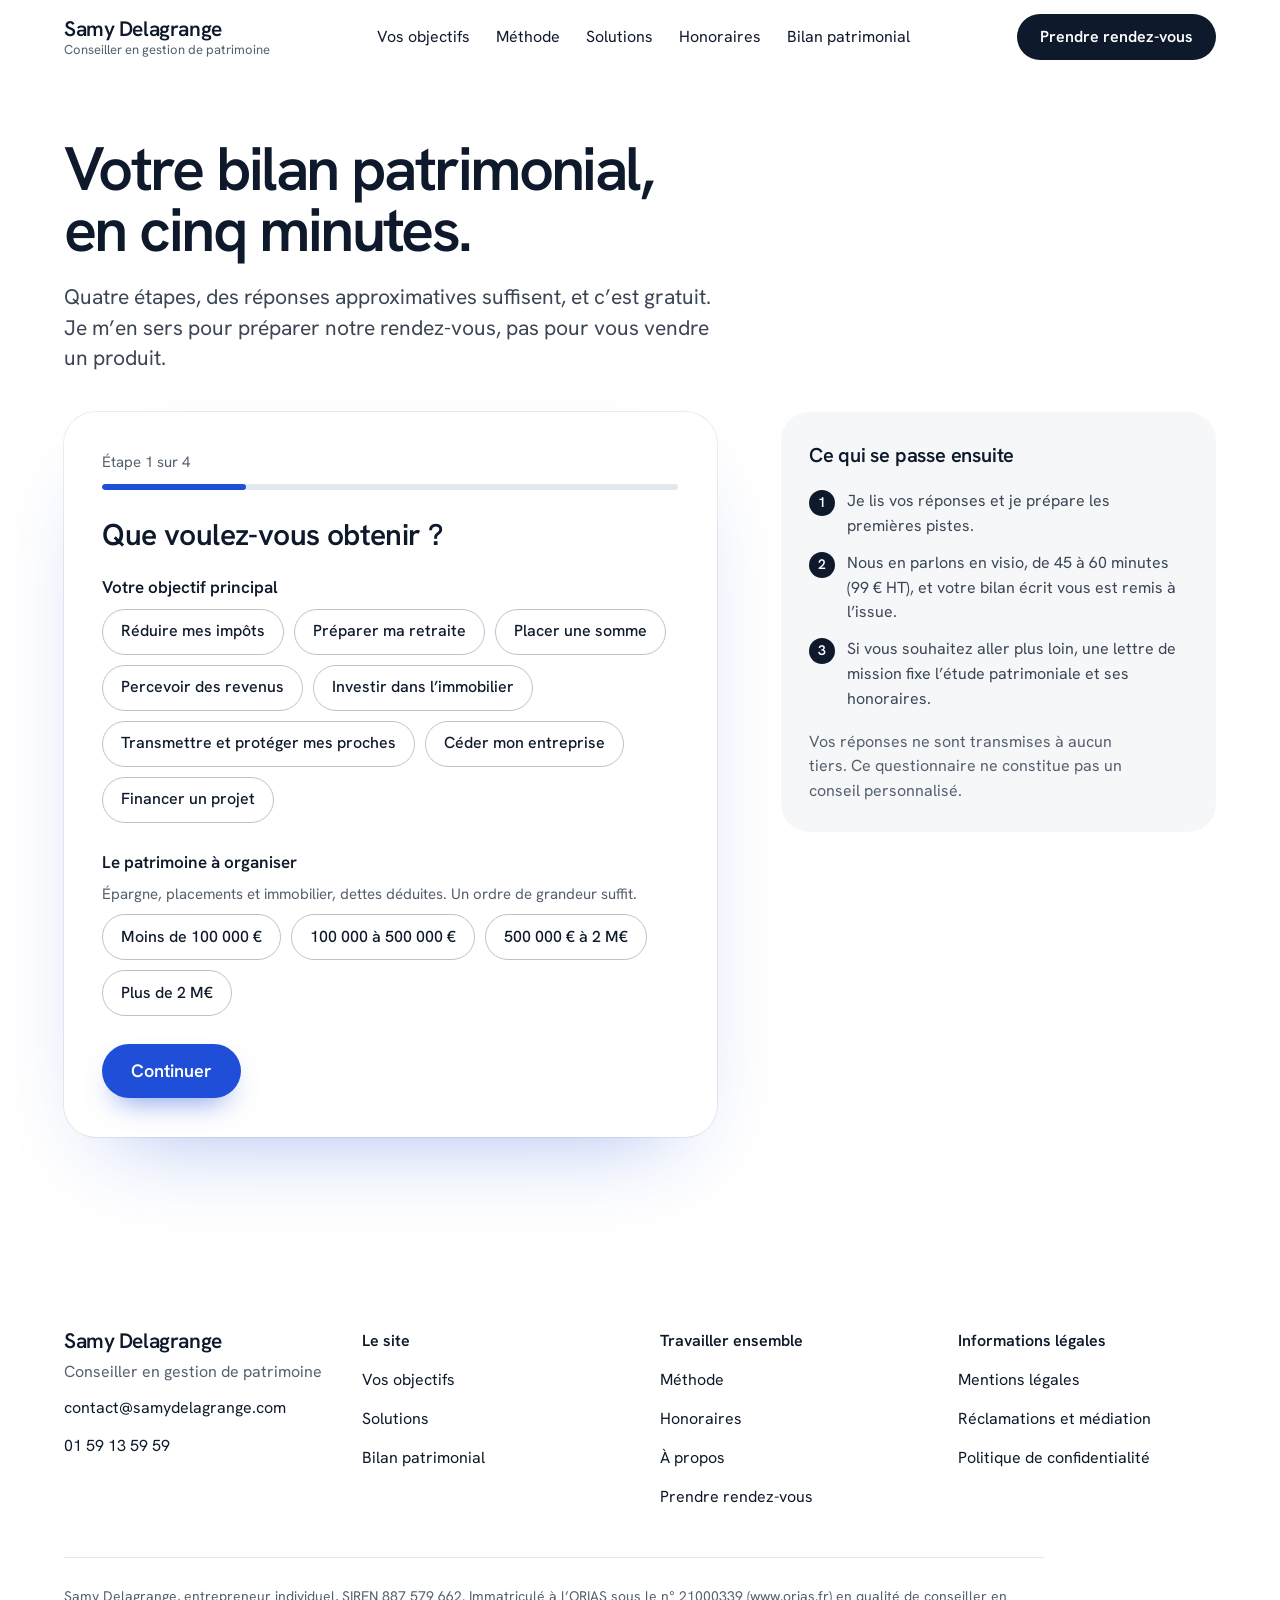
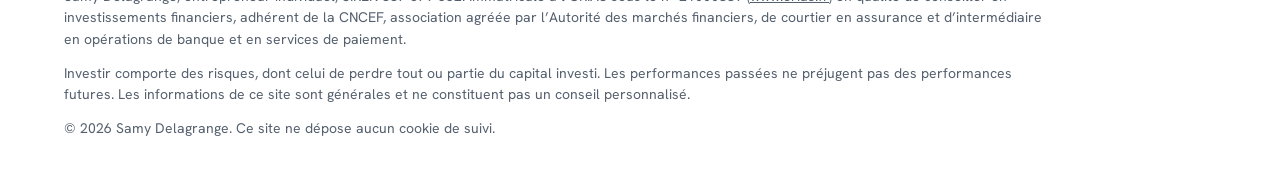
<file: bilan-patrimonial/index.html>
<!doctype html>
<html lang="fr">
<head>
<meta charset="utf-8">
<meta name="viewport" content="width=device-width, initial-scale=1">
<title>Bilan patrimonial en ligne – Samy Delagrange</title>
<meta name="description" content="Faites le point sur votre patrimoine en cinq minutes : objectif, situation, revenus, fiscalité. Gratuit : vos réponses préparent votre bilan patrimonial en visio.">
<meta name="robots" content="index, follow">
<link rel="canonical" href="https://samydelagrange.com/bilan-patrimonial/">
<meta property="og:type" content="website">
<meta property="og:locale" content="fr_FR">
<meta property="og:site_name" content="Samy Delagrange">
<meta property="og:title" content="Bilan patrimonial en ligne – Samy Delagrange">
<meta property="og:description" content="Faites le point sur votre patrimoine en cinq minutes : objectif, situation, revenus, fiscalité. Gratuit : vos réponses préparent votre bilan patrimonial en visio.">
<meta property="og:url" content="https://samydelagrange.com/bilan-patrimonial/">
<meta name="twitter:card" content="summary">
<meta name="theme-color" content="#FFFFFF">
<link rel="icon" href="/assets/favicon.svg" type="image/svg+xml">
<link rel="preload" as="font" type="font/woff2" href="/assets/fonts/hanken-grotesk-latin-400-normal.woff2" crossorigin>
<link rel="preload" as="font" type="font/woff2" href="/assets/fonts/hanken-grotesk-latin-600-normal.woff2" crossorigin>
<link rel="stylesheet" href="/assets/css/site.css?v=cfd21dd4de">
<script>(function(d){var c='js';try{if(!matchMedia('(prefers-reduced-motion: reduce)').matches){c+=' motion';window.__sdT=setTimeout(function(){d.classList.remove('motion')},3500)}}catch(e){}d.className=c})(document.documentElement);</script>
</head>
<body>
<a class="skip" href="#contenu">Aller au contenu</a>

<header class="site-header">
  <div class="wrap header-row">
    <a class="brand" href="/">
      <span class="brand-name">Samy Delagrange</span>
      <span class="brand-role">Conseiller en gestion de patrimoine</span>
    </a>
    <button class="nav-toggle" type="button" aria-expanded="false" aria-controls="menu">Menu</button>
    <nav id="menu" class="nav" aria-label="Navigation principale">
      <a href="/#objectifs">Vos objectifs</a>
      <a href="/#methode">Méthode</a>
      <a href="/#solutions">Solutions</a>
      <a href="/#honoraires">Honoraires</a>
      <a href="/bilan-patrimonial/">Bilan patrimonial</a>
    </nav>
    <a class="btn btn-ink header-cta" href="/rendez-vous/"><span class="cta-long">Prendre rendez-vous</span><span class="cta-short" aria-hidden="true">Rendez-vous</span></a>
  </div>
</header>

<main id="contenu">
<section class="page-head">
  <div class="wrap">
    <h1>Votre bilan patrimonial, en cinq minutes.</h1>
    <p class="lead">Quatre étapes, des réponses approximatives suffisent, et c’est gratuit. Je m’en sers pour préparer notre rendez-vous, pas pour vous vendre un produit.</p>
  </div>
</section>

<section class="page-body">
  <div class="wrap two">
    <div>
      <form class="form" id="bilan-form" data-form="bilan" novalidate>
        <div class="progress" aria-hidden="true">
          <span class="progress-label" data-progress-label>Étape 1 sur 4</span>
          <div class="progress-bar"><span data-progress-bar></span></div>
        </div>

        <fieldset class="step current" data-step="1">
          <legend>Que voulez-vous obtenir&nbsp;?</legend>
          <div class="field" data-required="objectif">
            <span class="label" id="l-objectif">Votre objectif principal</span>
            <div class="options" role="radiogroup" aria-labelledby="l-objectif">
              <label class="option"><input type="radio" name="objectif" value="impots"><span>Réduire mes impôts</span></label>
              <label class="option"><input type="radio" name="objectif" value="retraite"><span>Préparer ma retraite</span></label>
              <label class="option"><input type="radio" name="objectif" value="placer"><span>Placer une somme</span></label>
              <label class="option"><input type="radio" name="objectif" value="revenus"><span>Percevoir des revenus</span></label>
              <label class="option"><input type="radio" name="objectif" value="immobilier"><span>Investir dans l’immobilier</span></label>
              <label class="option"><input type="radio" name="objectif" value="transmettre"><span>Transmettre et protéger mes proches</span></label>
              <label class="option"><input type="radio" name="objectif" value="cession"><span>Céder mon entreprise</span></label>
              <label class="option"><input type="radio" name="objectif" value="financer"><span>Financer un projet</span></label>
            </div>
            <p class="error" hidden>Choisissez un objectif pour continuer.</p>
          </div>
          <div class="field" data-required="patrimoine">
            <span class="label" id="l-patrimoine">Le patrimoine à organiser</span>
            <span class="hint">Épargne, placements et immobilier, dettes déduites. Un ordre de grandeur suffit.</span>
            <div class="options" role="radiogroup" aria-labelledby="l-patrimoine">
              <label class="option"><input type="radio" name="patrimoine" value="a"><span>Moins de 100&nbsp;000&nbsp;€</span></label>
              <label class="option"><input type="radio" name="patrimoine" value="b"><span>100&nbsp;000 à 500&nbsp;000&nbsp;€</span></label>
              <label class="option"><input type="radio" name="patrimoine" value="c"><span>500&nbsp;000&nbsp;€ à 2&nbsp;M€</span></label>
              <label class="option"><input type="radio" name="patrimoine" value="d"><span>Plus de 2&nbsp;M€</span></label>
            </div>
            <p class="error" hidden>Indiquez un ordre de grandeur pour continuer.</p>
          </div>
        </fieldset>

        <fieldset class="step" data-step="2">
          <legend>Votre situation</legend>
          <div class="row">
            <div class="field" data-required="age">
              <label for="f-age">Votre âge</label>
              <select id="f-age" name="age">
                <option value="">Choisir</option>
                <option>Moins de 30 ans</option><option>30 à 39 ans</option><option>40 à 49 ans</option><option>50 à 59 ans</option><option>60 à 69 ans</option><option>70 ans et plus</option>
              </select>
              <p class="error" hidden>Indiquez votre tranche d’âge.</p>
            </div>
            <div class="field" data-required="famille">
              <label for="f-famille">Situation familiale</label>
              <select id="f-famille" name="famille">
                <option value="">Choisir</option>
                <option>Célibataire</option><option>Marié(e)</option><option>Pacsé(e)</option><option>En concubinage</option><option>Divorcé(e)</option><option>Veuf ou veuve</option>
              </select>
              <p class="error" hidden>Indiquez votre situation familiale.</p>
            </div>
          </div>
          <div class="row">
            <div class="field">
              <label for="f-enfants">Enfants</label>
              <select id="f-enfants" name="enfants">
                <option value="">Choisir</option>
                <option>Aucun</option><option>1</option><option>2</option><option>3 ou plus</option>
              </select>
            </div>
            <div class="field" data-required="activite">
              <label for="f-activite">Situation professionnelle</label>
              <select id="f-activite" name="activite">
                <option value="">Choisir</option>
                <option>Salarié(e)</option><option>Dirigeant(e) d’entreprise</option><option>Profession libérale</option><option>Indépendant(e)</option><option>Fonction publique</option><option>Retraité(e)</option><option>Autre</option>
              </select>
              <p class="error" hidden>Indiquez votre situation professionnelle.</p>
            </div>
          </div>
        </fieldset>

        <fieldset class="step" data-step="3">
          <legend>Vos repères financiers</legend>
          <div class="field" data-required="revenus">
            <span class="label" id="l-revenus">Revenus nets annuels de votre foyer</span>
            <div class="options" role="radiogroup" aria-labelledby="l-revenus">
              <label class="option"><input type="radio" name="revenus" value="Moins de 50 000 €"><span>Moins de 50&nbsp;000&nbsp;€</span></label>
              <label class="option"><input type="radio" name="revenus" value="50 000 à 100 000 €"><span>50&nbsp;000 à 100&nbsp;000&nbsp;€</span></label>
              <label class="option"><input type="radio" name="revenus" value="100 000 à 200 000 €"><span>100&nbsp;000 à 200&nbsp;000&nbsp;€</span></label>
              <label class="option"><input type="radio" name="revenus" value="Plus de 200 000 €"><span>Plus de 200&nbsp;000&nbsp;€</span></label>
            </div>
            <p class="error" hidden>Indiquez un ordre de grandeur.</p>
          </div>
          <div class="field" data-required="tmi">
            <span class="label" id="l-tmi">Votre tranche marginale d’imposition</span>
            <span class="hint">Elle figure sur votre avis d’impôt sur le revenu.</span>
            <div class="options" role="radiogroup" aria-labelledby="l-tmi">
              <label class="option"><input type="radio" name="tmi" value="0 %"><span>0&nbsp;%</span></label>
              <label class="option"><input type="radio" name="tmi" value="11 %"><span>11&nbsp;%</span></label>
              <label class="option"><input type="radio" name="tmi" value="30 %"><span>30&nbsp;%</span></label>
              <label class="option"><input type="radio" name="tmi" value="41 %"><span>41&nbsp;%</span></label>
              <label class="option"><input type="radio" name="tmi" value="45 %"><span>45&nbsp;%</span></label>
              <label class="option"><input type="radio" name="tmi" value="Je ne sais pas"><span>Je ne sais pas</span></label>
            </div>
            <p class="error" hidden>Choisissez une réponse, même approximative.</p>
          </div>
          <div class="row">
            <div class="field">
              <label for="f-epargne">Épargne possible chaque mois</label>
              <select id="f-epargne" name="epargne">
                <option value="">Choisir</option>
                <option>Moins de 500 €</option><option>500 à 1 500 €</option><option>1 500 à 3 000 €</option><option>Plus de 3 000 €</option>
              </select>
            </div>
            <div class="field">
              <label for="f-somme">Somme à placer maintenant</label>
              <select id="f-somme" name="somme">
                <option value="">Choisir</option>
                <option>Aucune pour l’instant</option><option>Moins de 50 000 €</option><option>50 000 à 150 000 €</option><option>150 000 à 500 000 €</option><option>Plus de 500 000 €</option>
              </select>
            </div>
          </div>
        </fieldset>

        <fieldset class="step" data-step="4">
          <legend>Où vous répondre&nbsp;?</legend>
          <div class="field" data-required="civilite">
            <span class="label" id="l-civilite">Civilité</span>
            <div class="options" role="radiogroup" aria-labelledby="l-civilite">
              <label class="option"><input type="radio" name="civilite" value="Madame"><span>Madame</span></label>
              <label class="option"><input type="radio" name="civilite" value="Monsieur"><span>Monsieur</span></label>
            </div>
            <p class="error" hidden>Indiquez votre civilité.</p>
          </div>
          <div class="row">
            <div class="field" data-required="prenom">
              <label for="f-prenom">Prénom</label>
              <input id="f-prenom" name="prenom" type="text" autocomplete="given-name">
              <p class="error" hidden>Indiquez votre prénom.</p>
            </div>
            <div class="field" data-required="nom">
              <label for="f-nom">Nom</label>
              <input id="f-nom" name="nom" type="text" autocomplete="family-name">
              <p class="error" hidden>Indiquez votre nom.</p>
            </div>
          </div>
          <div class="row">
            <div class="field" data-required="email">
              <label for="f-email">E-mail</label>
              <input id="f-email" name="email" type="email" autocomplete="email" inputmode="email">
              <p class="error" hidden>Indiquez une adresse e-mail valide.</p>
            </div>
            <div class="field">
              <label for="f-tel">Téléphone <span class="hint">(facultatif)</span></label>
              <input id="f-tel" name="telephone" type="tel" autocomplete="tel" inputmode="tel">
            </div>
          </div>
          <div class="field">
            <label for="f-precisions">Une précision à ajouter&nbsp;? <span class="hint">(facultatif)</span></label>
            <textarea id="f-precisions" name="precisions" rows="3"></textarea>
          </div>
          <div class="field" data-required="accord">
            <label class="check"><input type="checkbox" name="accord" value="oui"><span>J’accepte que Samy Delagrange utilise ces informations pour étudier ma situation et me recontacter. <a href="/politique-de-confidentialite/">Politique de confidentialité</a></span></label>
            <p class="error" hidden>Cochez cette case pour envoyer votre bilan.</p>
          </div>
          <label class="check" data-lettre-optin hidden><input type="checkbox" name="lettre" value="oui"><span>Je souhaite aussi recevoir la lettre mensuelle.</span></label>
          <input class="hp" type="text" name="site_web" tabindex="-1" autocomplete="off" aria-hidden="true">
        </fieldset>

        <p class="form-error" role="alert" hidden></p>
        <div class="form-actions">
          <button class="btn btn-line" type="button" data-prev hidden>Retour</button>
          <button class="btn btn-accent" type="button" data-next>Continuer</button>
          <button class="btn btn-accent" type="submit" data-submit hidden>Envoyer mon bilan</button>
        </div>
        <noscript><p class="form-error">Ce formulaire a besoin de JavaScript. Vous pouvez aussi m’écrire à contact@samydelagrange.com.</p></noscript>
      </form>

      <div class="done" data-done hidden tabindex="-1">
        <h2>Bilan bien reçu.</h2>
        <p>Je l’étudie et je vous recontacte. Vous pouvez dès maintenant réserver votre bilan patrimonial en visio&nbsp;: 45 à 60 minutes, 99&nbsp;€&nbsp;HT, bilan écrit remis à l’issue.</p>
        <div class="form-actions"><a class="btn btn-ink" href="https://info.proprium.expert/meetings/proprium/bilan-patrimonial" rel="noopener">Réserver mon bilan</a></div>
      </div>

      <div class="done fallback" data-fallback hidden tabindex="-1">
        <h2>L’envoi n’a pas abouti.</h2>
        <p>Vos réponses ne sont pas perdues. Copiez le récapitulatif ci-dessous et envoyez-le à <a href="mailto:contact@samydelagrange.com">contact@samydelagrange.com</a>.</p>
        <textarea readonly data-recap aria-label="Récapitulatif de vos réponses"></textarea>
        <div class="form-actions"><button class="btn btn-line" type="button" data-copy>Copier le récapitulatif</button></div>
      </div>
    </div>

    <aside class="aside">
      <h2>Ce qui se passe ensuite</h2>
      <ol>
        <li><span>Je lis vos réponses et je prépare les premières pistes.</span></li>
        <li><span>Nous en parlons en visio, de 45 à 60 minutes (99&nbsp;€&nbsp;HT), et votre bilan écrit vous est remis à l’issue.</span></li>
        <li><span>Si vous souhaitez aller plus loin, une lettre de mission fixe l’étude patrimoniale et ses honoraires.</span></li>
      </ol>
      <p class="muted">Vos réponses ne sont transmises à aucun tiers. Ce questionnaire ne constitue pas un conseil personnalisé.</p>
    </aside>
  </div>
</section>

</main>

<footer class="site-footer">
  <div class="wrap">
    <div class="footer-grid">
      <div class="footer-col">
        <span class="brand-name">Samy Delagrange</span>
        <span class="muted">Conseiller en gestion de patrimoine</span>
        <a href="mailto:contact@samydelagrange.com">contact@samydelagrange.com</a>
        <a href="tel:+33159135959">01 59 13 59 59</a>
      </div>
      <div class="footer-col">
        <span class="footer-title">Le site</span>
        <a href="/#objectifs">Vos objectifs</a>
        <a href="/#solutions">Solutions</a>
        <a href="/bilan-patrimonial/">Bilan patrimonial</a>
      </div>
      <div class="footer-col">
        <span class="footer-title">Travailler ensemble</span>
        <a href="/#methode">Méthode</a>
        <a href="/#honoraires">Honoraires</a>
        <a href="/#a-propos">À propos</a>
        <a href="/rendez-vous/">Prendre rendez-vous</a>
      </div>
      <div class="footer-col">
        <span class="footer-title">Informations légales</span>
        <a href="/mentions-legales/">Mentions légales</a>
        <a href="/mentions-legales/#reclamations">Réclamations et médiation</a>
        <a href="/politique-de-confidentialite/">Politique de confidentialité</a>
      </div>
    </div>
    <div class="footer-legal">
      <p>Samy Delagrange, entrepreneur individuel, SIREN 887 579 662. Immatriculé à l’ORIAS sous le n°&nbsp;21000339 (<a href="https://www.orias.fr" rel="noopener">www.orias.fr</a>) en qualité de conseiller en investissements financiers, adhérent de la CNCEF, association agréée par l’Autorité des marchés financiers, de courtier en assurance et d’intermédiaire en opérations de banque et en services de paiement.</p>
      <p>Investir comporte des risques, dont celui de perdre tout ou partie du capital investi. Les performances passées ne préjugent pas des performances futures. Les informations de ce site sont générales et ne constituent pas un conseil personnalisé.</p>
      <p>© 2026 Samy Delagrange. Ce site ne dépose aucun cookie de suivi.</p>
    </div>
  </div>
</footer>

<script>window.SD={"base": "/", "email": "contact@samydelagrange.com", "meetingsUrl": "https://info.proprium.expert/meetings/proprium/bilan-patrimonial", "hubspot": {"portalId": "144160404", "api": "https://api-eu1.hsforms.com/submissions/v3/integration/submit/", "forms": {"bilan": "235e35cd-5f46-4f2e-9502-7f2ee5d0cb64", "rendezVous": "dc36a100-34de-4dd0-b211-e77a99401b31", "lettre": "0c3116b7-af28-4a17-8412-089028faf363"}, "subscriptionTypeId": "4179981207"}};</script>
<script src="/assets/js/site.js?v=cfd21dd4de" defer></script>
</body>
</html>
</file>
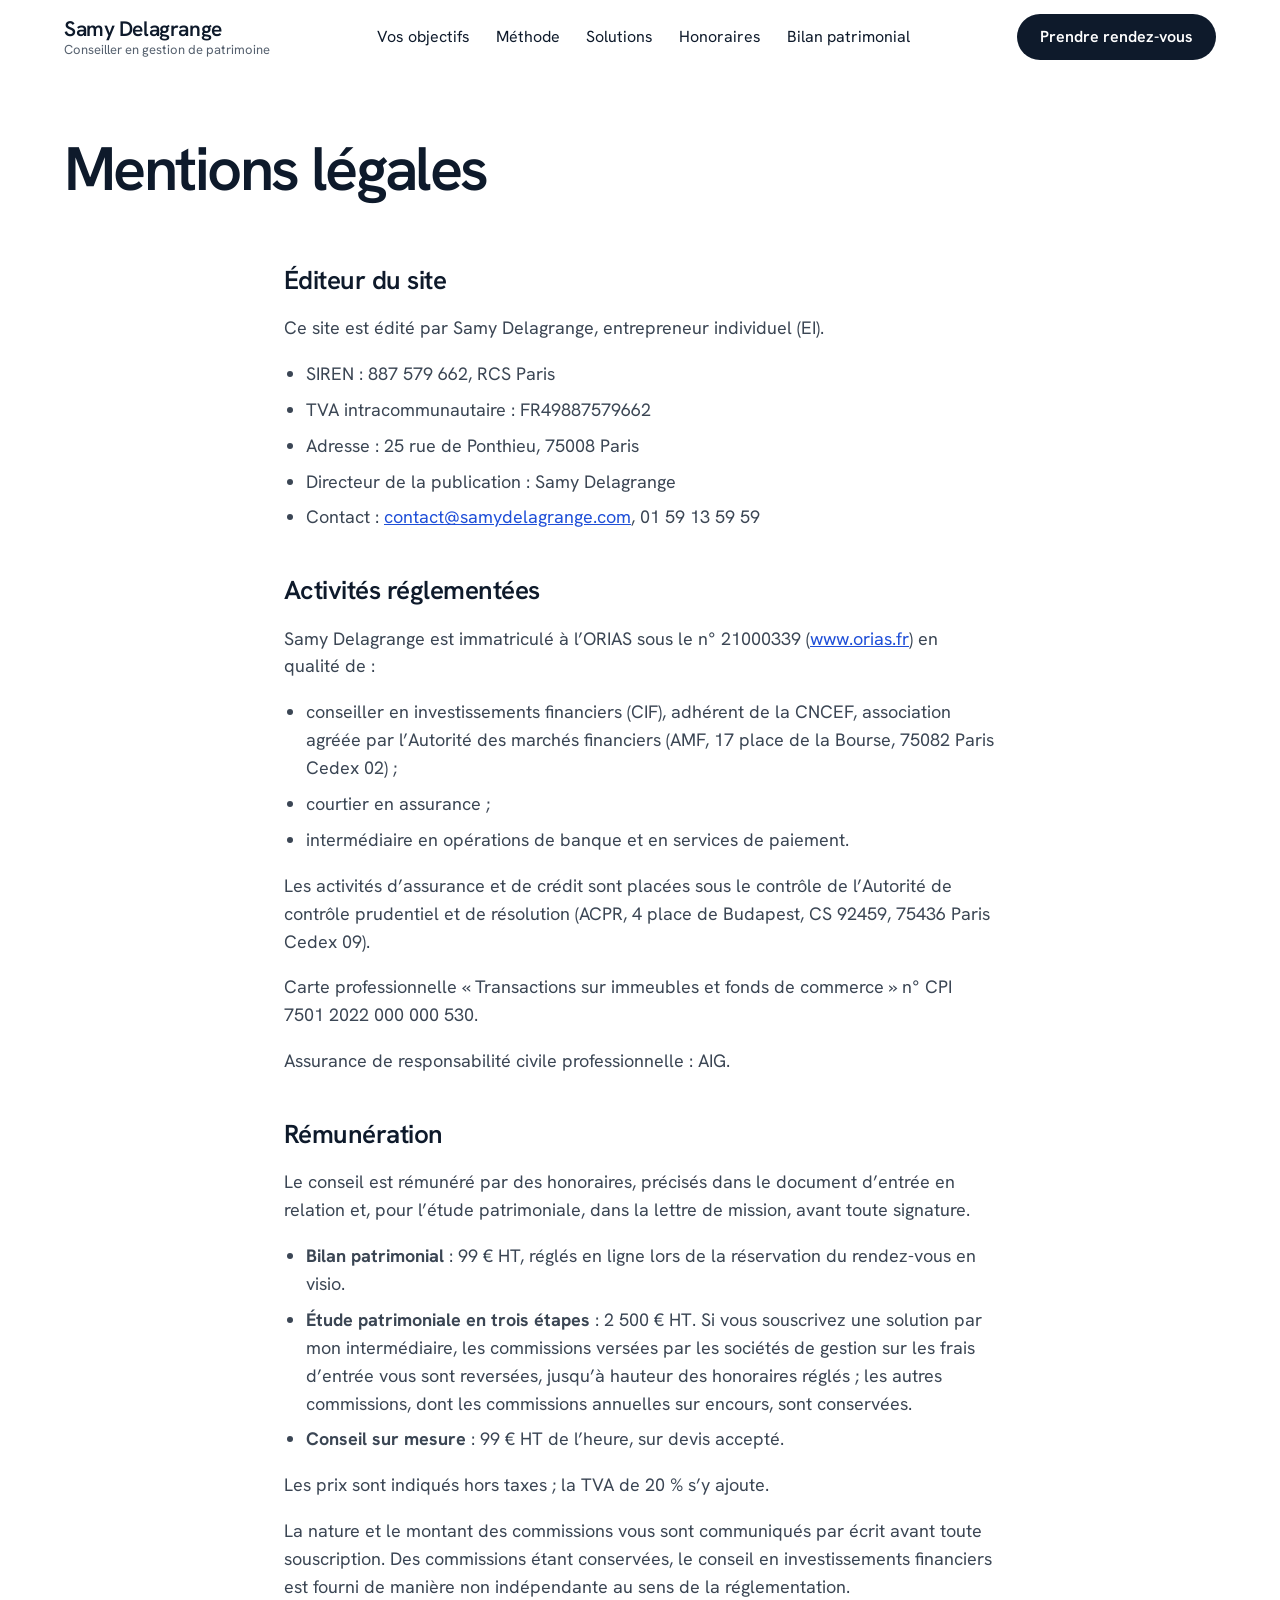
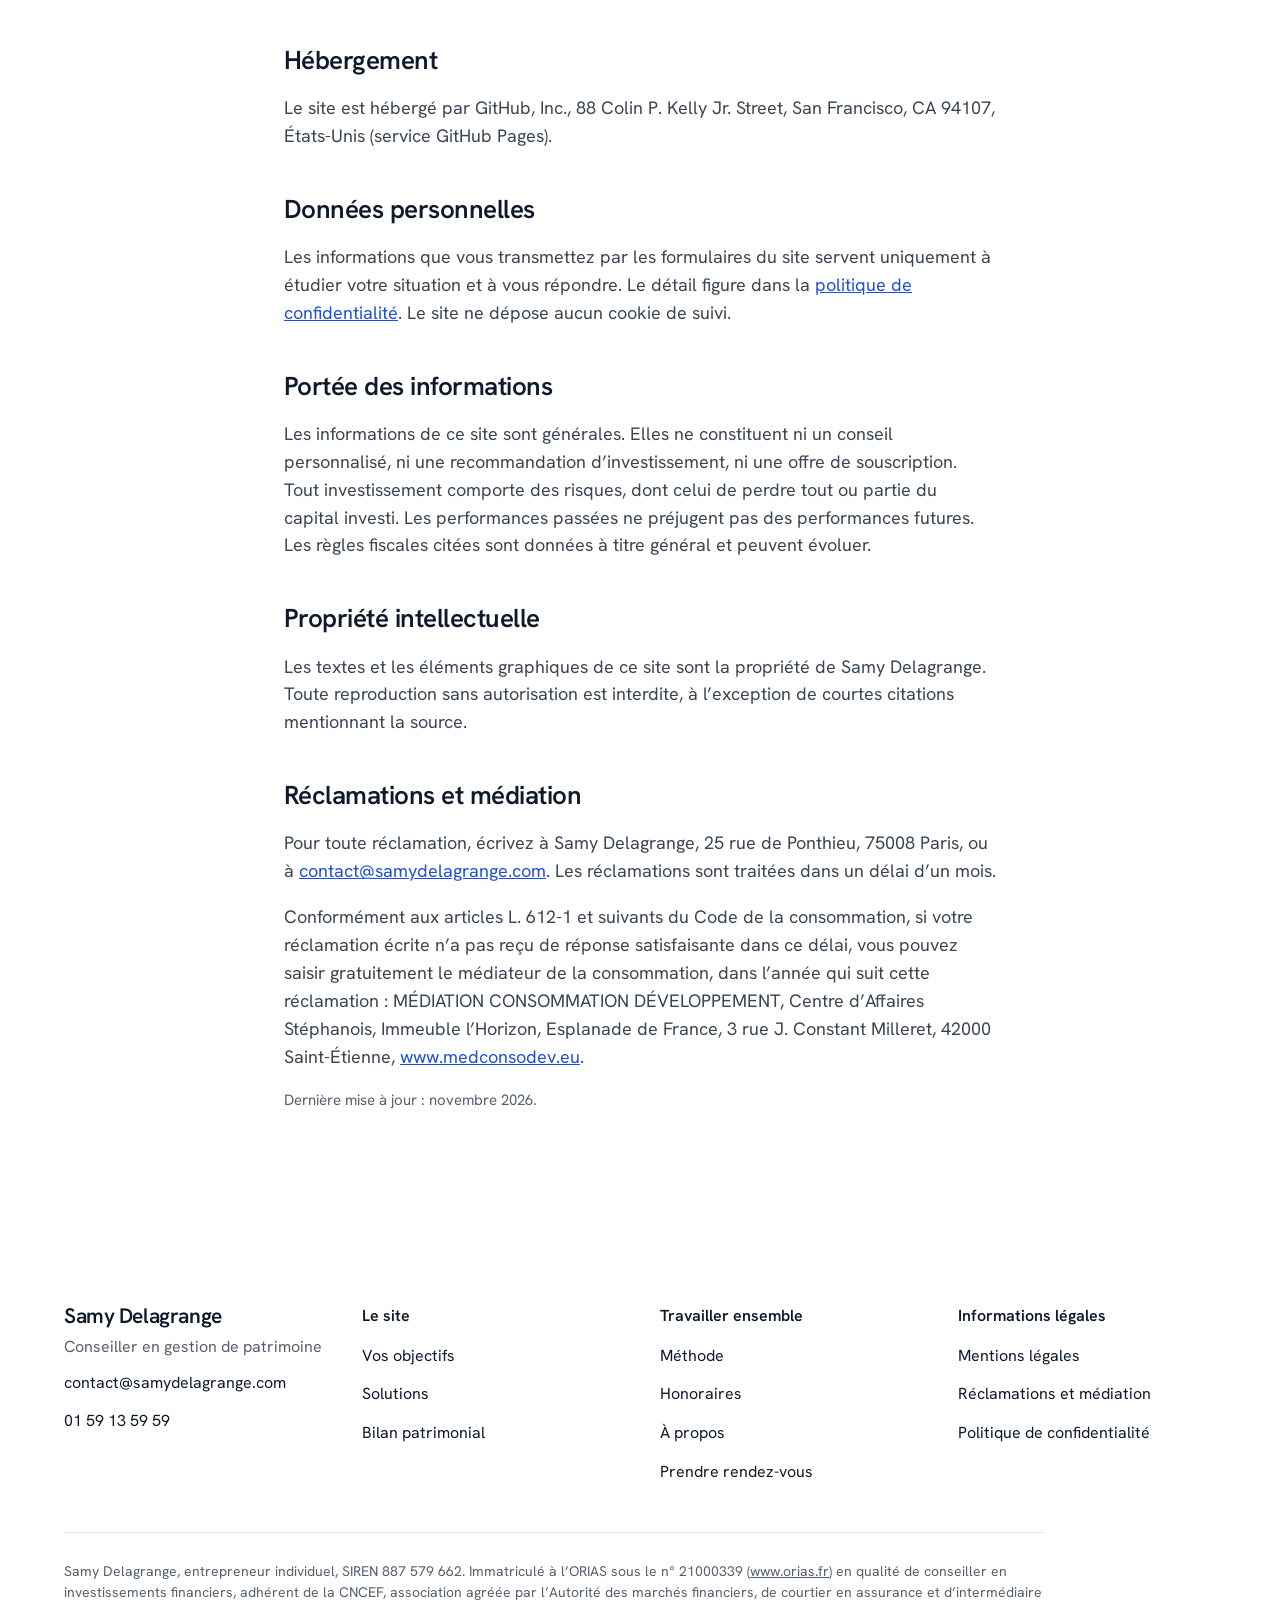
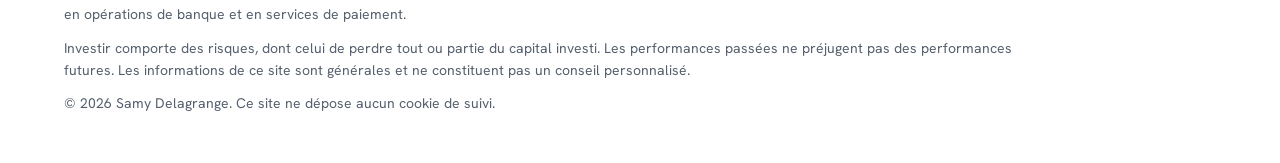
<file: mentions-legales/index.html>
<!doctype html>
<html lang="fr">
<head>
<meta charset="utf-8">
<meta name="viewport" content="width=device-width, initial-scale=1">
<title>Mentions légales – Samy Delagrange</title>
<meta name="description" content="Éditeur du site, statuts réglementaires, honoraires, hébergement, réclamations et médiation.">
<meta name="robots" content="index, follow">
<link rel="canonical" href="https://samydelagrange.com/mentions-legales/">
<meta property="og:type" content="website">
<meta property="og:locale" content="fr_FR">
<meta property="og:site_name" content="Samy Delagrange">
<meta property="og:title" content="Mentions légales – Samy Delagrange">
<meta property="og:description" content="Éditeur du site, statuts réglementaires, honoraires, hébergement, réclamations et médiation.">
<meta property="og:url" content="https://samydelagrange.com/mentions-legales/">
<meta name="twitter:card" content="summary">
<meta name="theme-color" content="#FFFFFF">
<link rel="icon" href="/assets/favicon.svg" type="image/svg+xml">
<link rel="preload" as="font" type="font/woff2" href="/assets/fonts/hanken-grotesk-latin-400-normal.woff2" crossorigin>
<link rel="preload" as="font" type="font/woff2" href="/assets/fonts/hanken-grotesk-latin-600-normal.woff2" crossorigin>
<link rel="stylesheet" href="/assets/css/site.css?v=cfd21dd4de">
<script>(function(d){var c='js';try{if(!matchMedia('(prefers-reduced-motion: reduce)').matches){c+=' motion';window.__sdT=setTimeout(function(){d.classList.remove('motion')},3500)}}catch(e){}d.className=c})(document.documentElement);</script>
</head>
<body>
<a class="skip" href="#contenu">Aller au contenu</a>

<header class="site-header">
  <div class="wrap header-row">
    <a class="brand" href="/">
      <span class="brand-name">Samy Delagrange</span>
      <span class="brand-role">Conseiller en gestion de patrimoine</span>
    </a>
    <button class="nav-toggle" type="button" aria-expanded="false" aria-controls="menu">Menu</button>
    <nav id="menu" class="nav" aria-label="Navigation principale">
      <a href="/#objectifs">Vos objectifs</a>
      <a href="/#methode">Méthode</a>
      <a href="/#solutions">Solutions</a>
      <a href="/#honoraires">Honoraires</a>
      <a href="/bilan-patrimonial/">Bilan patrimonial</a>
    </nav>
    <a class="btn btn-ink header-cta" href="/rendez-vous/"><span class="cta-long">Prendre rendez-vous</span><span class="cta-short" aria-hidden="true">Rendez-vous</span></a>
  </div>
</header>

<main id="contenu">
<section class="page-head">
  <div class="wrap">
    <h1>Mentions légales</h1>
  </div>
</section>

<section class="page-body">
  <div class="wrap prose">
    <h2>Éditeur du site</h2>
    <p>Ce site est édité par Samy Delagrange, entrepreneur individuel (EI).</p>
    <ul>
      <li>SIREN&nbsp;: 887 579 662, RCS Paris</li>
      <li>TVA intracommunautaire&nbsp;: FR49887579662</li>
      <li>Adresse&nbsp;: 25 rue de Ponthieu, 75008 Paris</li>
      <li>Directeur de la publication&nbsp;: Samy Delagrange</li>
      <li>Contact&nbsp;: <a href="mailto:contact@samydelagrange.com">contact@samydelagrange.com</a>, 01 59 13 59 59</li>
    </ul>

    <h2>Activités réglementées</h2>
    <p>Samy Delagrange est immatriculé à l’ORIAS sous le n°&nbsp;21000339 (<a href="https://www.orias.fr" rel="noopener">www.orias.fr</a>) en qualité de&nbsp;:</p>
    <ul>
      <li>conseiller en investissements financiers (CIF), adhérent de la CNCEF, association agréée par l’Autorité des marchés financiers (AMF, 17 place de la Bourse, 75082 Paris Cedex 02)&nbsp;;</li>
      <li>courtier en assurance&nbsp;;</li>
      <li>intermédiaire en opérations de banque et en services de paiement.</li>
    </ul>
    <p>Les activités d’assurance et de crédit sont placées sous le contrôle de l’Autorité de contrôle prudentiel et de résolution (ACPR, 4 place de Budapest, CS 92459, 75436 Paris Cedex 09).</p>
    <p>Carte professionnelle «&nbsp;Transactions sur immeubles et fonds de commerce&nbsp;» n°&nbsp;CPI 7501 2022 000 000 530.</p>
    <p>Assurance de responsabilité civile professionnelle&nbsp;: AIG.</p>

    <h2 id="remuneration">Rémunération</h2>
    <p>Le conseil est rémunéré par des honoraires, précisés dans le document d’entrée en relation et, pour l’étude patrimoniale, dans la lettre de mission, avant toute signature.</p>
    <ul>
      <li><strong>Bilan patrimonial</strong>&nbsp;: 99&nbsp;€ HT, réglés en ligne lors de la réservation du rendez-vous en visio.</li>
      <li><strong>Étude patrimoniale en trois étapes</strong>&nbsp;: 2&nbsp;500&nbsp;€ HT. Si vous souscrivez une solution par mon intermédiaire, les commissions versées par les sociétés de gestion sur les frais d’entrée vous sont reversées, jusqu’à hauteur des honoraires réglés&nbsp;; les autres commissions, dont les commissions annuelles sur encours, sont conservées.</li>
      <li><strong>Conseil sur mesure</strong>&nbsp;: 99&nbsp;€ HT de l’heure, sur devis accepté.</li>
    </ul>
    <p>Les prix sont indiqués hors taxes&nbsp;; la TVA de 20&nbsp;% s’y ajoute.</p>
    <p>La nature et le montant des commissions vous sont communiqués par écrit avant toute souscription. Des commissions étant conservées, le conseil en investissements financiers est fourni de manière non indépendante au sens de la réglementation.</p>

    <h2>Hébergement</h2>
    <p>Le site est hébergé par GitHub, Inc., 88 Colin P. Kelly Jr. Street, San Francisco, CA 94107, États-Unis (service GitHub Pages).</p>

    <h2>Données personnelles</h2>
    <p>Les informations que vous transmettez par les formulaires du site servent uniquement à étudier votre situation et à vous répondre. Le détail figure dans la <a href="/politique-de-confidentialite/">politique de confidentialité</a>. Le site ne dépose aucun cookie de suivi.</p>

    <h2>Portée des informations</h2>
    <p>Les informations de ce site sont générales. Elles ne constituent ni un conseil personnalisé, ni une recommandation d’investissement, ni une offre de souscription. Tout investissement comporte des risques, dont celui de perdre tout ou partie du capital investi. Les performances passées ne préjugent pas des performances futures. Les règles fiscales citées sont données à titre général et peuvent évoluer.</p>

    <h2>Propriété intellectuelle</h2>
    <p>Les textes et les éléments graphiques de ce site sont la propriété de Samy Delagrange. Toute reproduction sans autorisation est interdite, à l’exception de courtes citations mentionnant la source.</p>

    <h2 id="reclamations">Réclamations et médiation</h2>
    <p>Pour toute réclamation, écrivez à Samy Delagrange, 25 rue de Ponthieu, 75008 Paris, ou à <a href="mailto:contact@samydelagrange.com">contact@samydelagrange.com</a>. Les réclamations sont traitées dans un délai d’un mois.</p>
    <p>Conformément aux articles L.&nbsp;612-1 et suivants du Code de la consommation, si votre réclamation écrite n’a pas reçu de réponse satisfaisante dans ce délai, vous pouvez saisir gratuitement le médiateur de la consommation, dans l’année qui suit cette réclamation&nbsp;: MÉDIATION CONSOMMATION DÉVELOPPEMENT, Centre d’Affaires Stéphanois, Immeuble l’Horizon, Esplanade de France, 3 rue J. Constant Milleret, 42000 Saint-Étienne, <a href="https://www.medconsodev.eu" rel="noopener">www.medconsodev.eu</a>.</p>

    <p class="small">Dernière mise à jour&nbsp;: novembre 2026.</p>
  </div>
</section>

</main>

<footer class="site-footer">
  <div class="wrap">
    <div class="footer-grid">
      <div class="footer-col">
        <span class="brand-name">Samy Delagrange</span>
        <span class="muted">Conseiller en gestion de patrimoine</span>
        <a href="mailto:contact@samydelagrange.com">contact@samydelagrange.com</a>
        <a href="tel:+33159135959">01 59 13 59 59</a>
      </div>
      <div class="footer-col">
        <span class="footer-title">Le site</span>
        <a href="/#objectifs">Vos objectifs</a>
        <a href="/#solutions">Solutions</a>
        <a href="/bilan-patrimonial/">Bilan patrimonial</a>
      </div>
      <div class="footer-col">
        <span class="footer-title">Travailler ensemble</span>
        <a href="/#methode">Méthode</a>
        <a href="/#honoraires">Honoraires</a>
        <a href="/#a-propos">À propos</a>
        <a href="/rendez-vous/">Prendre rendez-vous</a>
      </div>
      <div class="footer-col">
        <span class="footer-title">Informations légales</span>
        <a href="/mentions-legales/">Mentions légales</a>
        <a href="/mentions-legales/#reclamations">Réclamations et médiation</a>
        <a href="/politique-de-confidentialite/">Politique de confidentialité</a>
      </div>
    </div>
    <div class="footer-legal">
      <p>Samy Delagrange, entrepreneur individuel, SIREN 887 579 662. Immatriculé à l’ORIAS sous le n°&nbsp;21000339 (<a href="https://www.orias.fr" rel="noopener">www.orias.fr</a>) en qualité de conseiller en investissements financiers, adhérent de la CNCEF, association agréée par l’Autorité des marchés financiers, de courtier en assurance et d’intermédiaire en opérations de banque et en services de paiement.</p>
      <p>Investir comporte des risques, dont celui de perdre tout ou partie du capital investi. Les performances passées ne préjugent pas des performances futures. Les informations de ce site sont générales et ne constituent pas un conseil personnalisé.</p>
      <p>© 2026 Samy Delagrange. Ce site ne dépose aucun cookie de suivi.</p>
    </div>
  </div>
</footer>

<script>window.SD={"base": "/", "email": "contact@samydelagrange.com", "meetingsUrl": "https://info.proprium.expert/meetings/proprium/bilan-patrimonial", "hubspot": {"portalId": "144160404", "api": "https://api-eu1.hsforms.com/submissions/v3/integration/submit/", "forms": {"bilan": "235e35cd-5f46-4f2e-9502-7f2ee5d0cb64", "rendezVous": "dc36a100-34de-4dd0-b211-e77a99401b31", "lettre": "0c3116b7-af28-4a17-8412-089028faf363"}, "subscriptionTypeId": "4179981207"}};</script>
<script src="/assets/js/site.js?v=cfd21dd4de" defer></script>
</body>
</html>
</file>
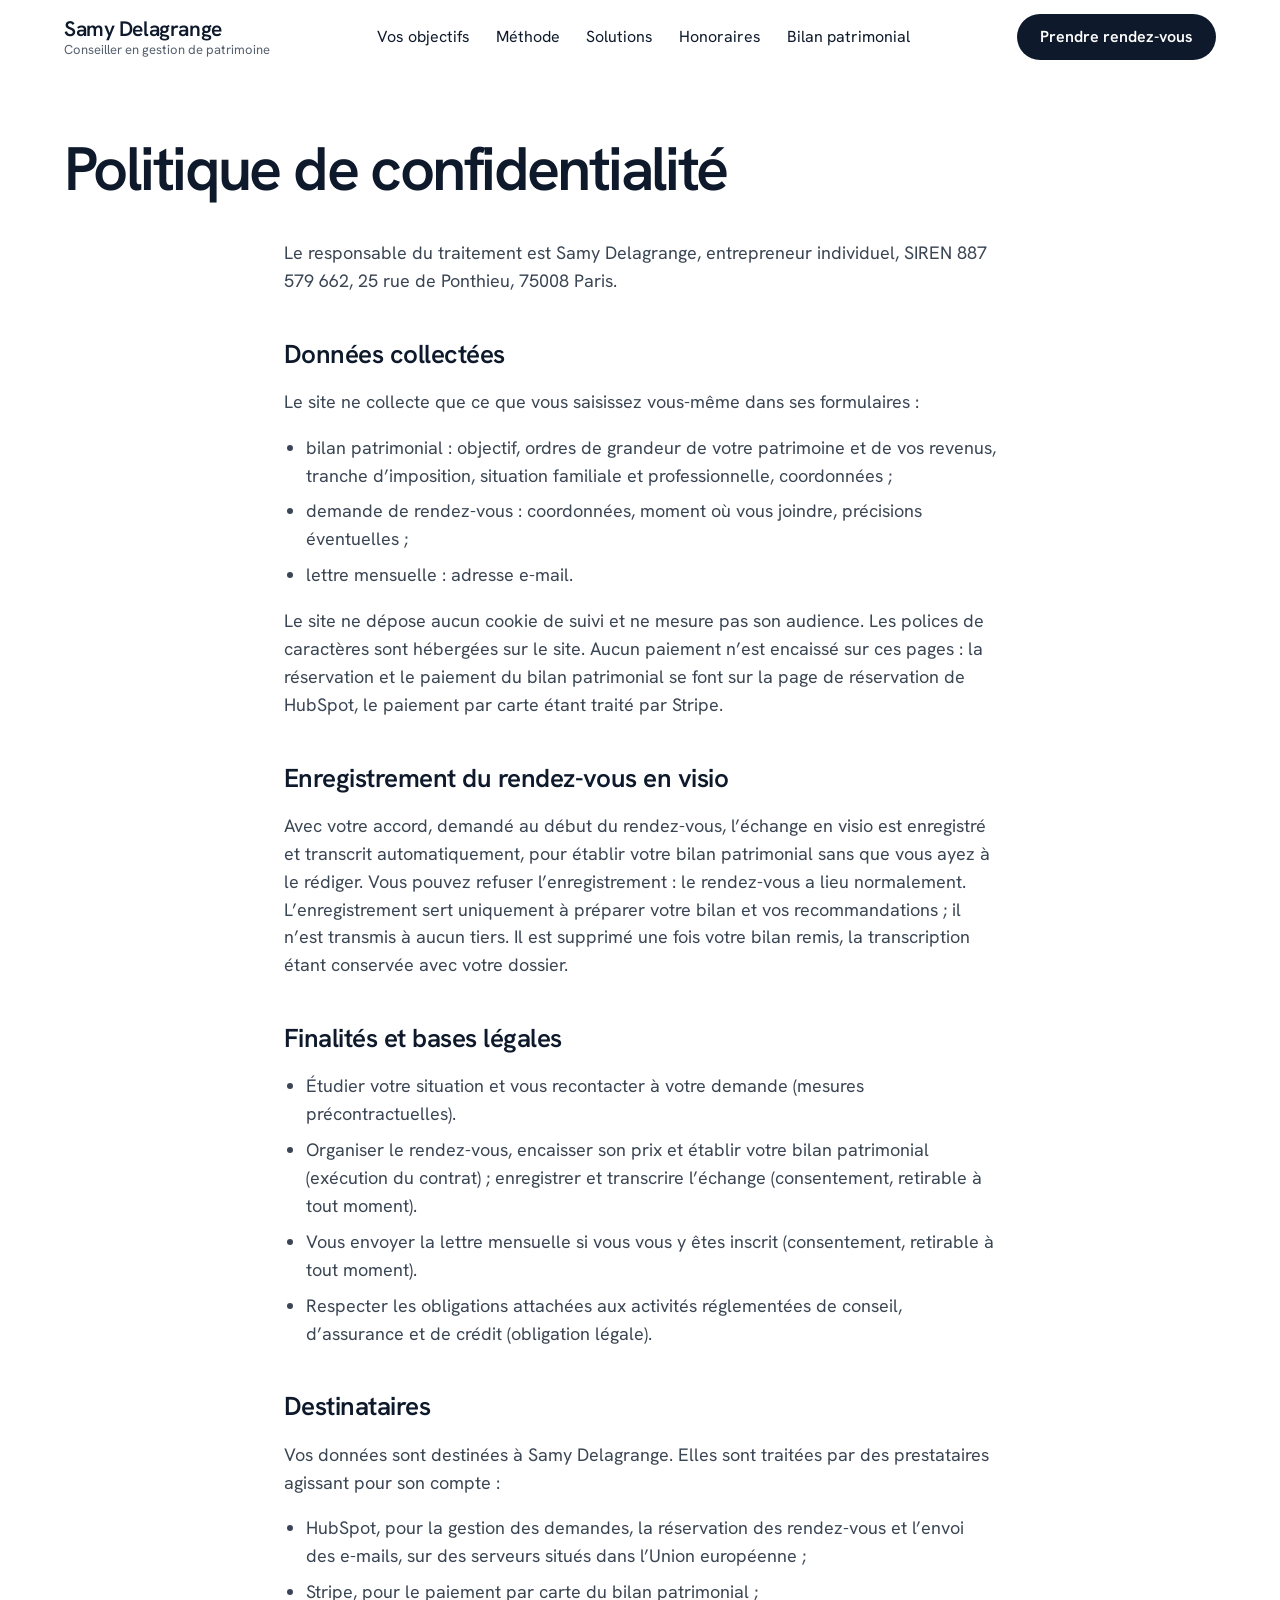
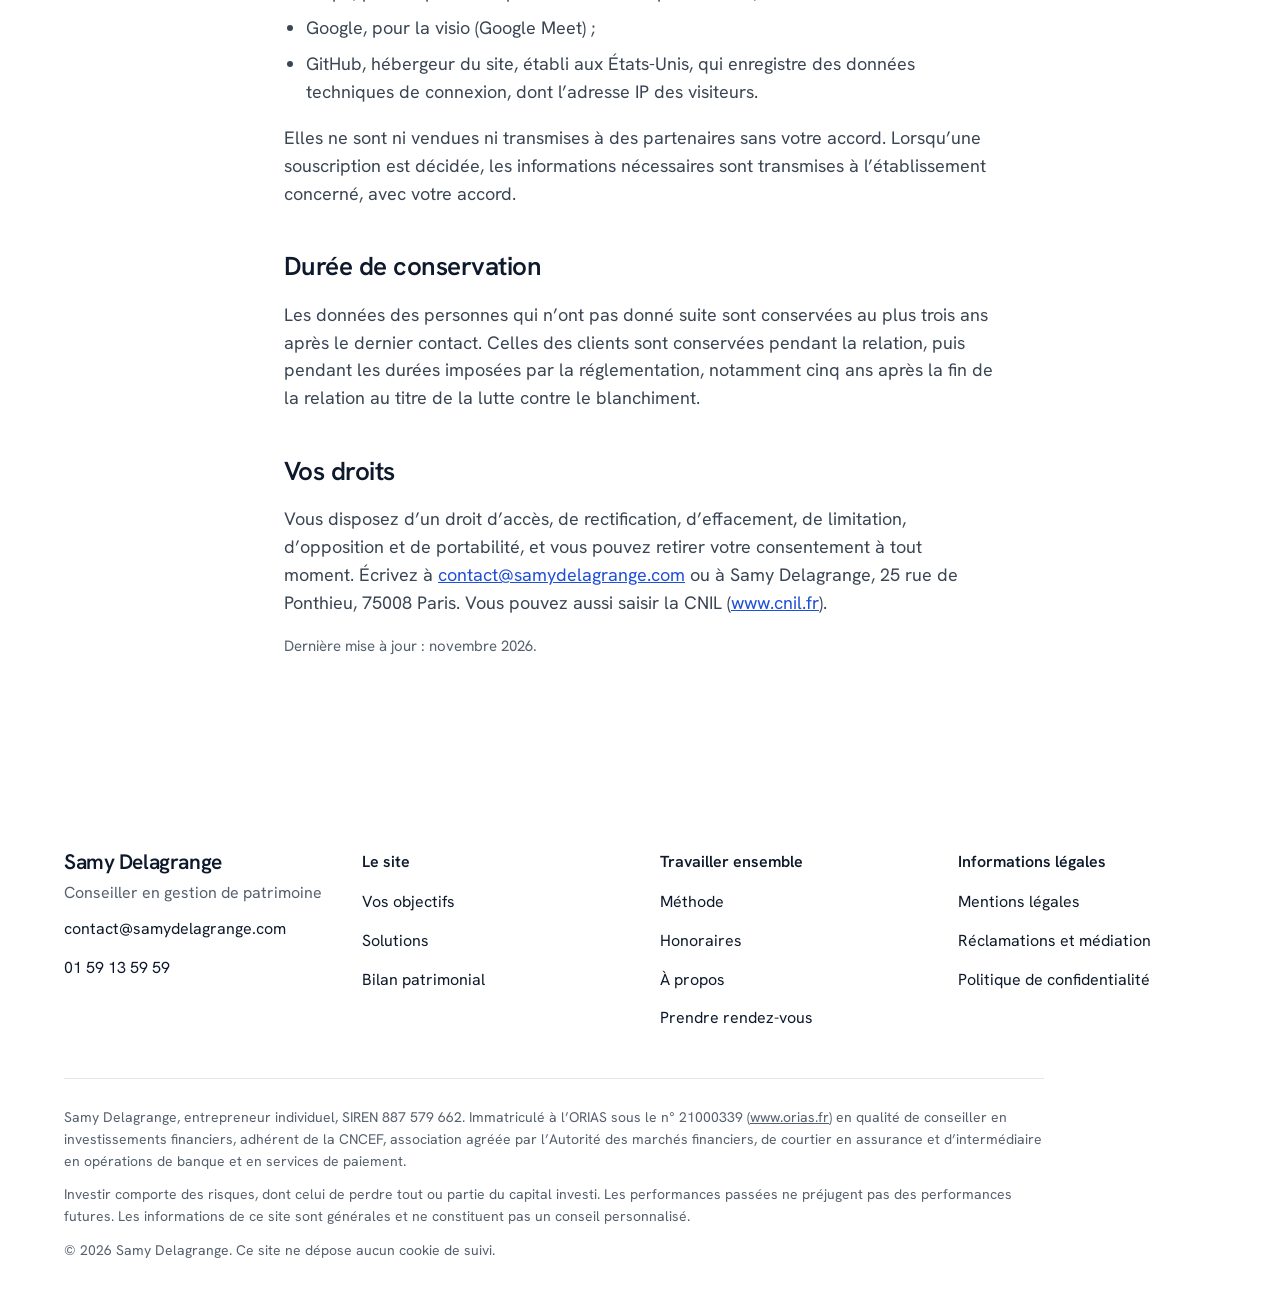
<file: politique-de-confidentialite/index.html>
<!doctype html>
<html lang="fr">
<head>
<meta charset="utf-8">
<meta name="viewport" content="width=device-width, initial-scale=1">
<title>Politique de confidentialité – Samy Delagrange</title>
<meta name="description" content="Quelles données sont collectées sur ce site, pourquoi, pendant combien de temps, et comment exercer vos droits.">
<meta name="robots" content="index, follow">
<link rel="canonical" href="https://samydelagrange.com/politique-de-confidentialite/">
<meta property="og:type" content="website">
<meta property="og:locale" content="fr_FR">
<meta property="og:site_name" content="Samy Delagrange">
<meta property="og:title" content="Politique de confidentialité – Samy Delagrange">
<meta property="og:description" content="Quelles données sont collectées sur ce site, pourquoi, pendant combien de temps, et comment exercer vos droits.">
<meta property="og:url" content="https://samydelagrange.com/politique-de-confidentialite/">
<meta name="twitter:card" content="summary">
<meta name="theme-color" content="#FFFFFF">
<link rel="icon" href="/assets/favicon.svg" type="image/svg+xml">
<link rel="preload" as="font" type="font/woff2" href="/assets/fonts/hanken-grotesk-latin-400-normal.woff2" crossorigin>
<link rel="preload" as="font" type="font/woff2" href="/assets/fonts/hanken-grotesk-latin-600-normal.woff2" crossorigin>
<link rel="stylesheet" href="/assets/css/site.css?v=cfd21dd4de">
<script>(function(d){var c='js';try{if(!matchMedia('(prefers-reduced-motion: reduce)').matches){c+=' motion';window.__sdT=setTimeout(function(){d.classList.remove('motion')},3500)}}catch(e){}d.className=c})(document.documentElement);</script>
</head>
<body>
<a class="skip" href="#contenu">Aller au contenu</a>

<header class="site-header">
  <div class="wrap header-row">
    <a class="brand" href="/">
      <span class="brand-name">Samy Delagrange</span>
      <span class="brand-role">Conseiller en gestion de patrimoine</span>
    </a>
    <button class="nav-toggle" type="button" aria-expanded="false" aria-controls="menu">Menu</button>
    <nav id="menu" class="nav" aria-label="Navigation principale">
      <a href="/#objectifs">Vos objectifs</a>
      <a href="/#methode">Méthode</a>
      <a href="/#solutions">Solutions</a>
      <a href="/#honoraires">Honoraires</a>
      <a href="/bilan-patrimonial/">Bilan patrimonial</a>
    </nav>
    <a class="btn btn-ink header-cta" href="/rendez-vous/"><span class="cta-long">Prendre rendez-vous</span><span class="cta-short" aria-hidden="true">Rendez-vous</span></a>
  </div>
</header>

<main id="contenu">
<section class="page-head">
  <div class="wrap">
    <h1>Politique de confidentialité</h1>
  </div>
</section>

<section class="page-body">
  <div class="wrap prose">
    <p>Le responsable du traitement est Samy Delagrange, entrepreneur individuel, SIREN 887 579 662, 25 rue de Ponthieu, 75008 Paris.</p>

    <h2>Données collectées</h2>
    <p>Le site ne collecte que ce que vous saisissez vous-même dans ses formulaires&nbsp;:</p>
    <ul>
      <li>bilan patrimonial&nbsp;: objectif, ordres de grandeur de votre patrimoine et de vos revenus, tranche d’imposition, situation familiale et professionnelle, coordonnées&nbsp;;</li>
      <li>demande de rendez-vous&nbsp;: coordonnées, moment où vous joindre, précisions éventuelles&nbsp;;</li>
      <li>lettre mensuelle&nbsp;: adresse e-mail.</li>
    </ul>
    <p>Le site ne dépose aucun cookie de suivi et ne mesure pas son audience. Les polices de caractères sont hébergées sur le site. Aucun paiement n’est encaissé sur ces pages&nbsp;: la réservation et le paiement du bilan patrimonial se font sur la page de réservation de HubSpot, le paiement par carte étant traité par Stripe.</p>

    <h2>Enregistrement du rendez-vous en visio</h2>
    <p>Avec votre accord, demandé au début du rendez-vous, l’échange en visio est enregistré et transcrit automatiquement, pour établir votre bilan patrimonial sans que vous ayez à le rédiger. Vous pouvez refuser l’enregistrement&nbsp;: le rendez-vous a lieu normalement. L’enregistrement sert uniquement à préparer votre bilan et vos recommandations&nbsp;; il n’est transmis à aucun tiers. Il est supprimé une fois votre bilan remis, la transcription étant conservée avec votre dossier.</p>

    <h2>Finalités et bases légales</h2>
    <ul>
      <li>Étudier votre situation et vous recontacter à votre demande (mesures précontractuelles).</li>
      <li>Organiser le rendez-vous, encaisser son prix et établir votre bilan patrimonial (exécution du contrat)&nbsp;; enregistrer et transcrire l’échange (consentement, retirable à tout moment).</li>
      <li>Vous envoyer la lettre mensuelle si vous vous y êtes inscrit (consentement, retirable à tout moment).</li>
      <li>Respecter les obligations attachées aux activités réglementées de conseil, d’assurance et de crédit (obligation légale).</li>
    </ul>

    <h2>Destinataires</h2>
    <p>Vos données sont destinées à Samy Delagrange. Elles sont traitées par des prestataires agissant pour son compte&nbsp;:</p>
    <ul>
      <li>HubSpot, pour la gestion des demandes, la réservation des rendez-vous et l’envoi des e-mails, sur des serveurs situés dans l’Union européenne&nbsp;;</li>
      <li>Stripe, pour le paiement par carte du bilan patrimonial&nbsp;;</li>
      <li>Google, pour la visio (Google Meet)&nbsp;;</li>
      <li>GitHub, hébergeur du site, établi aux États-Unis, qui enregistre des données techniques de connexion, dont l’adresse IP des visiteurs.</li>
    </ul>
    <p>Elles ne sont ni vendues ni transmises à des partenaires sans votre accord. Lorsqu’une souscription est décidée, les informations nécessaires sont transmises à l’établissement concerné, avec votre accord.</p>

    <h2>Durée de conservation</h2>
    <p>Les données des personnes qui n’ont pas donné suite sont conservées au plus trois ans après le dernier contact. Celles des clients sont conservées pendant la relation, puis pendant les durées imposées par la réglementation, notamment cinq ans après la fin de la relation au titre de la lutte contre le blanchiment.</p>

    <h2>Vos droits</h2>
    <p>Vous disposez d’un droit d’accès, de rectification, d’effacement, de limitation, d’opposition et de portabilité, et vous pouvez retirer votre consentement à tout moment. Écrivez à <a href="mailto:contact@samydelagrange.com">contact@samydelagrange.com</a> ou à Samy Delagrange, 25 rue de Ponthieu, 75008 Paris. Vous pouvez aussi saisir la CNIL (<a href="https://www.cnil.fr" rel="noopener">www.cnil.fr</a>).</p>

    <p class="small">Dernière mise à jour&nbsp;: novembre 2026.</p>
  </div>
</section>

</main>

<footer class="site-footer">
  <div class="wrap">
    <div class="footer-grid">
      <div class="footer-col">
        <span class="brand-name">Samy Delagrange</span>
        <span class="muted">Conseiller en gestion de patrimoine</span>
        <a href="mailto:contact@samydelagrange.com">contact@samydelagrange.com</a>
        <a href="tel:+33159135959">01 59 13 59 59</a>
      </div>
      <div class="footer-col">
        <span class="footer-title">Le site</span>
        <a href="/#objectifs">Vos objectifs</a>
        <a href="/#solutions">Solutions</a>
        <a href="/bilan-patrimonial/">Bilan patrimonial</a>
      </div>
      <div class="footer-col">
        <span class="footer-title">Travailler ensemble</span>
        <a href="/#methode">Méthode</a>
        <a href="/#honoraires">Honoraires</a>
        <a href="/#a-propos">À propos</a>
        <a href="/rendez-vous/">Prendre rendez-vous</a>
      </div>
      <div class="footer-col">
        <span class="footer-title">Informations légales</span>
        <a href="/mentions-legales/">Mentions légales</a>
        <a href="/mentions-legales/#reclamations">Réclamations et médiation</a>
        <a href="/politique-de-confidentialite/">Politique de confidentialité</a>
      </div>
    </div>
    <div class="footer-legal">
      <p>Samy Delagrange, entrepreneur individuel, SIREN 887 579 662. Immatriculé à l’ORIAS sous le n°&nbsp;21000339 (<a href="https://www.orias.fr" rel="noopener">www.orias.fr</a>) en qualité de conseiller en investissements financiers, adhérent de la CNCEF, association agréée par l’Autorité des marchés financiers, de courtier en assurance et d’intermédiaire en opérations de banque et en services de paiement.</p>
      <p>Investir comporte des risques, dont celui de perdre tout ou partie du capital investi. Les performances passées ne préjugent pas des performances futures. Les informations de ce site sont générales et ne constituent pas un conseil personnalisé.</p>
      <p>© 2026 Samy Delagrange. Ce site ne dépose aucun cookie de suivi.</p>
    </div>
  </div>
</footer>

<script>window.SD={"base": "/", "email": "contact@samydelagrange.com", "meetingsUrl": "https://info.proprium.expert/meetings/proprium/bilan-patrimonial", "hubspot": {"portalId": "144160404", "api": "https://api-eu1.hsforms.com/submissions/v3/integration/submit/", "forms": {"bilan": "235e35cd-5f46-4f2e-9502-7f2ee5d0cb64", "rendezVous": "dc36a100-34de-4dd0-b211-e77a99401b31", "lettre": "0c3116b7-af28-4a17-8412-089028faf363"}, "subscriptionTypeId": "4179981207"}};</script>
<script src="/assets/js/site.js?v=cfd21dd4de" defer></script>
</body>
</html>
</file>
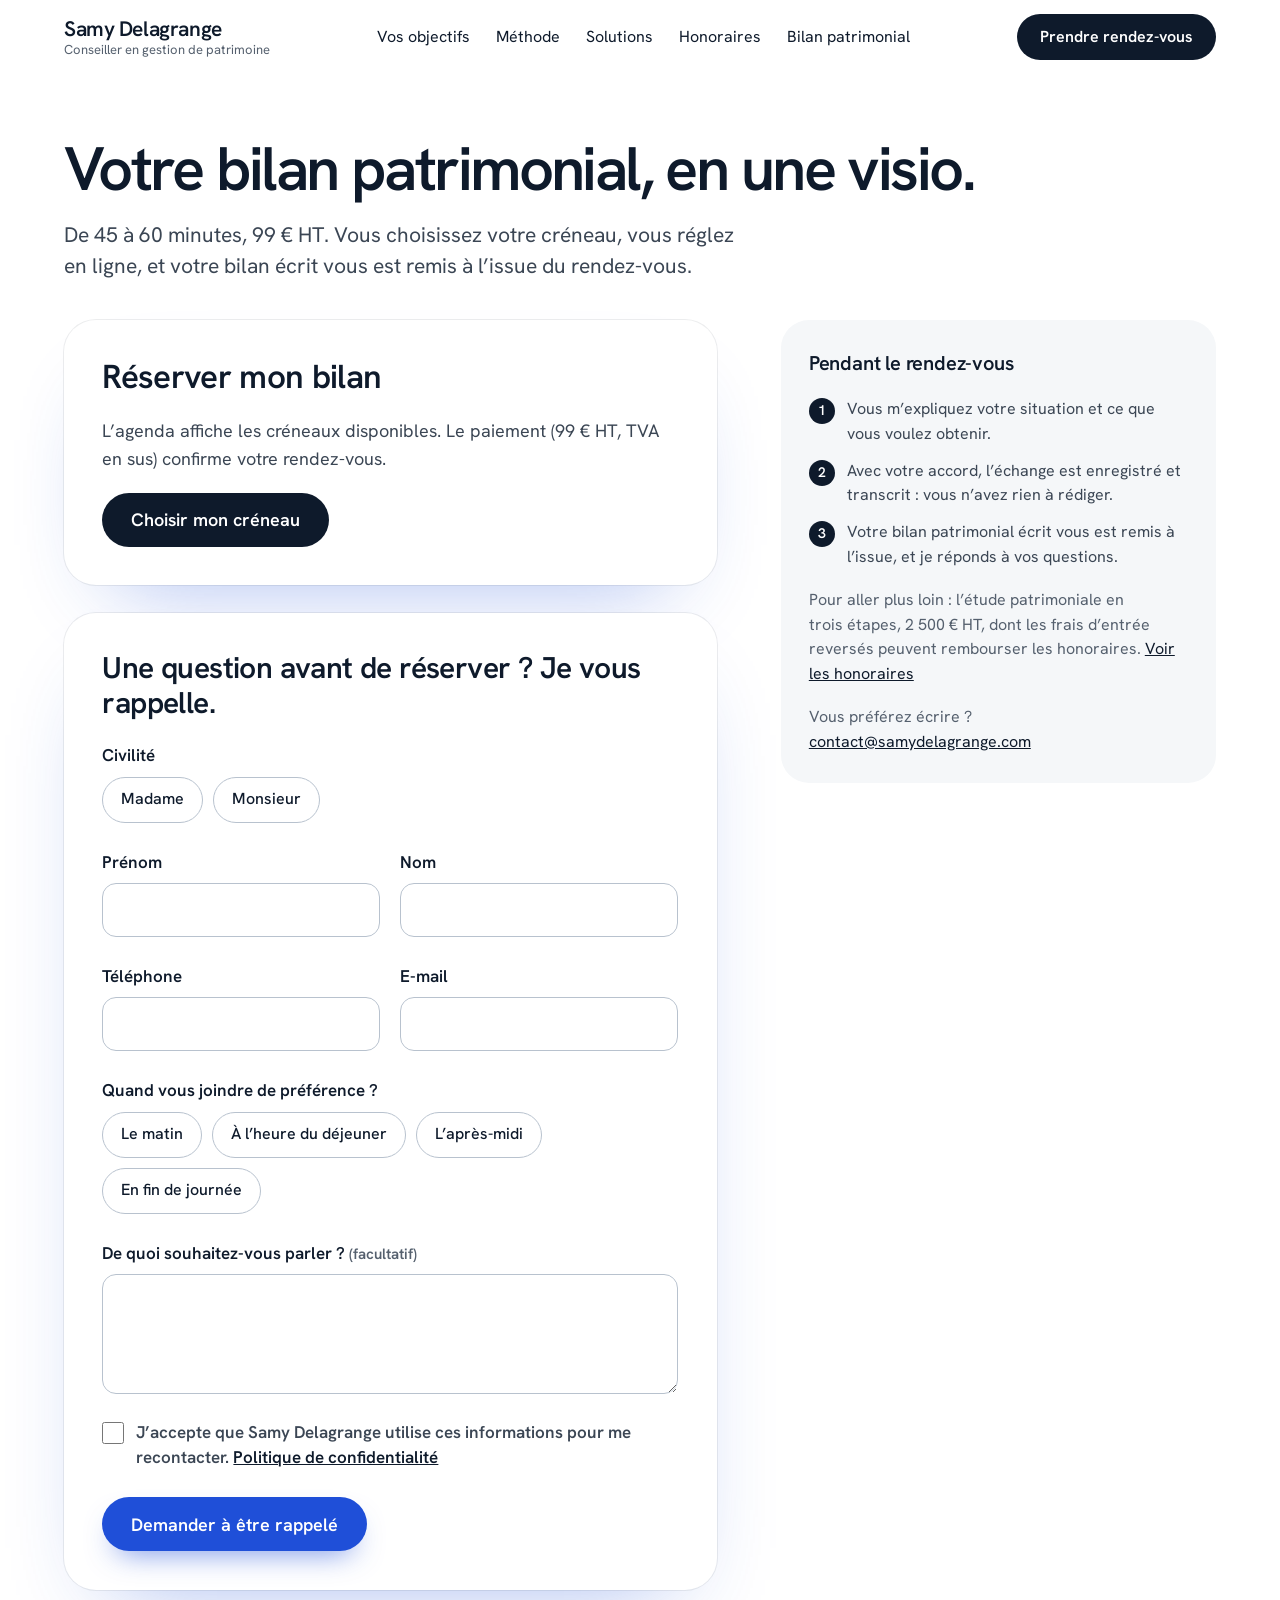
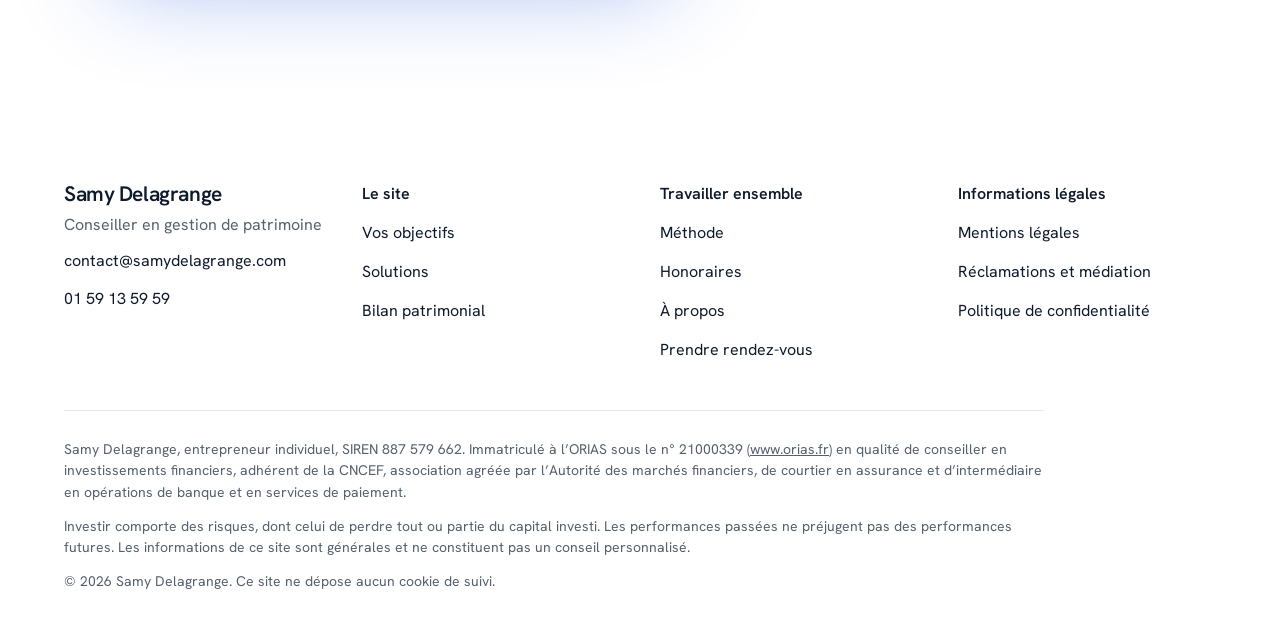
<file: rendez-vous/index.html>
<!doctype html>
<html lang="fr">
<head>
<meta charset="utf-8">
<meta name="viewport" content="width=device-width, initial-scale=1">
<title>Réserver mon bilan patrimonial – Samy Delagrange</title>
<meta name="description" content="Bilan patrimonial en visio de 45 à 60 minutes, 99 € HT, réglé en réservant votre créneau. Votre bilan écrit vous est remis à l'issue.">
<meta name="robots" content="index, follow">
<link rel="canonical" href="https://samydelagrange.com/rendez-vous/">
<meta property="og:type" content="website">
<meta property="og:locale" content="fr_FR">
<meta property="og:site_name" content="Samy Delagrange">
<meta property="og:title" content="Réserver mon bilan patrimonial – Samy Delagrange">
<meta property="og:description" content="Bilan patrimonial en visio de 45 à 60 minutes, 99 € HT, réglé en réservant votre créneau. Votre bilan écrit vous est remis à l'issue.">
<meta property="og:url" content="https://samydelagrange.com/rendez-vous/">
<meta name="twitter:card" content="summary">
<meta name="theme-color" content="#FFFFFF">
<link rel="icon" href="/assets/favicon.svg" type="image/svg+xml">
<link rel="preload" as="font" type="font/woff2" href="/assets/fonts/hanken-grotesk-latin-400-normal.woff2" crossorigin>
<link rel="preload" as="font" type="font/woff2" href="/assets/fonts/hanken-grotesk-latin-600-normal.woff2" crossorigin>
<link rel="stylesheet" href="/assets/css/site.css?v=cfd21dd4de">
<script>(function(d){var c='js';try{if(!matchMedia('(prefers-reduced-motion: reduce)').matches){c+=' motion';window.__sdT=setTimeout(function(){d.classList.remove('motion')},3500)}}catch(e){}d.className=c})(document.documentElement);</script>
</head>
<body>
<a class="skip" href="#contenu">Aller au contenu</a>

<header class="site-header">
  <div class="wrap header-row">
    <a class="brand" href="/">
      <span class="brand-name">Samy Delagrange</span>
      <span class="brand-role">Conseiller en gestion de patrimoine</span>
    </a>
    <button class="nav-toggle" type="button" aria-expanded="false" aria-controls="menu">Menu</button>
    <nav id="menu" class="nav" aria-label="Navigation principale">
      <a href="/#objectifs">Vos objectifs</a>
      <a href="/#methode">Méthode</a>
      <a href="/#solutions">Solutions</a>
      <a href="/#honoraires">Honoraires</a>
      <a href="/bilan-patrimonial/">Bilan patrimonial</a>
    </nav>
    <a class="btn btn-ink header-cta" href="/rendez-vous/"><span class="cta-long">Prendre rendez-vous</span><span class="cta-short" aria-hidden="true">Rendez-vous</span></a>
  </div>
</header>

<main id="contenu">
<section class="page-head">
  <div class="wrap">
    <h1>Votre bilan patrimonial, en une visio.</h1>
    <p class="lead">De 45 à 60 minutes, 99&nbsp;€&nbsp;HT. Vous choisissez votre créneau, vous réglez en ligne, et votre bilan écrit vous est remis à l’issue du rendez-vous.</p>
  </div>
</section>

<section class="page-body">
  <div class="wrap two">
    <div>
      <div class="done book">
        <h2>Réserver mon bilan</h2>
        <p>L’agenda affiche les créneaux disponibles. Le paiement (99&nbsp;€&nbsp;HT, TVA en sus) confirme votre rendez-vous.</p>
        <div class="form-actions"><a class="btn btn-ink" href="https://info.proprium.expert/meetings/proprium/bilan-patrimonial" rel="noopener">Choisir mon créneau</a></div>
      </div>

      <div style="height:28px" aria-hidden="true"></div>

      <form class="form" id="rdv-form" data-form="rendezVous" novalidate>
        <fieldset class="step current">
          <legend>Une question avant de réserver&nbsp;? Je vous rappelle.</legend>
          <div class="field" data-required="civilite">
            <span class="label" id="r-civilite">Civilité</span>
            <div class="options" role="radiogroup" aria-labelledby="r-civilite">
              <label class="option"><input type="radio" name="civilite" value="Madame"><span>Madame</span></label>
              <label class="option"><input type="radio" name="civilite" value="Monsieur"><span>Monsieur</span></label>
            </div>
            <p class="error" hidden>Indiquez votre civilité.</p>
          </div>
          <div class="row">
            <div class="field" data-required="prenom">
              <label for="r-prenom">Prénom</label>
              <input id="r-prenom" name="prenom" type="text" autocomplete="given-name">
              <p class="error" hidden>Indiquez votre prénom.</p>
            </div>
            <div class="field" data-required="nom">
              <label for="r-nom">Nom</label>
              <input id="r-nom" name="nom" type="text" autocomplete="family-name">
              <p class="error" hidden>Indiquez votre nom.</p>
            </div>
          </div>
          <div class="row">
            <div class="field" data-required="telephone">
              <label for="r-tel">Téléphone</label>
              <input id="r-tel" name="telephone" type="tel" autocomplete="tel" inputmode="tel">
              <p class="error" hidden>Indiquez un numéro où vous joindre.</p>
            </div>
            <div class="field" data-required="email">
              <label for="r-email">E-mail</label>
              <input id="r-email" name="email" type="email" autocomplete="email" inputmode="email">
              <p class="error" hidden>Indiquez une adresse e-mail valide.</p>
            </div>
          </div>
          <div class="field">
            <span class="label" id="r-moment">Quand vous joindre de préférence&nbsp;?</span>
            <div class="options" role="radiogroup" aria-labelledby="r-moment">
              <label class="option"><input type="radio" name="moment" value="Le matin"><span>Le matin</span></label>
              <label class="option"><input type="radio" name="moment" value="À l'heure du déjeuner"><span>À l’heure du déjeuner</span></label>
              <label class="option"><input type="radio" name="moment" value="L'après-midi"><span>L’après-midi</span></label>
              <label class="option"><input type="radio" name="moment" value="En fin de journée"><span>En fin de journée</span></label>
            </div>
          </div>
          <div class="field">
            <label for="r-sujet">De quoi souhaitez-vous parler&nbsp;? <span class="hint">(facultatif)</span></label>
            <textarea id="r-sujet" name="precisions" rows="3"></textarea>
          </div>
          <div class="field" data-required="accord">
            <label class="check"><input type="checkbox" name="accord" value="oui"><span>J’accepte que Samy Delagrange utilise ces informations pour me recontacter. <a href="/politique-de-confidentialite/">Politique de confidentialité</a></span></label>
            <p class="error" hidden>Cochez cette case pour envoyer votre demande.</p>
          </div>
          <input class="hp" type="text" name="site_web" tabindex="-1" autocomplete="off" aria-hidden="true">
        </fieldset>
        <p class="form-error" role="alert" hidden></p>
        <div class="form-actions">
          <button class="btn btn-accent" type="submit" data-submit>Demander à être rappelé</button>
        </div>
        <noscript><p class="form-error">Ce formulaire a besoin de JavaScript. Vous pouvez aussi m’écrire à contact@samydelagrange.com.</p></noscript>
      </form>

      <div class="done" data-done hidden tabindex="-1">
        <h2>Demande bien reçue.</h2>
        <p>Je vous rappelle pour répondre à vos questions. Vous pouvez aussi réserver votre bilan dès maintenant.</p>
        <div class="form-actions"><a class="btn btn-ink" href="https://info.proprium.expert/meetings/proprium/bilan-patrimonial" rel="noopener">Réserver mon bilan</a></div>
      </div>

      <div class="done fallback" data-fallback hidden tabindex="-1">
        <h2>L’envoi n’a pas abouti.</h2>
        <p>Copiez le récapitulatif ci-dessous et envoyez-le à <a href="mailto:contact@samydelagrange.com">contact@samydelagrange.com</a>.</p>
        <textarea readonly data-recap aria-label="Récapitulatif de votre demande"></textarea>
        <div class="form-actions"><button class="btn btn-line" type="button" data-copy>Copier le récapitulatif</button></div>
      </div>
    </div>

    <aside class="aside">
      <h2>Pendant le rendez-vous</h2>
      <ol>
        <li><span>Vous m’expliquez votre situation et ce que vous voulez obtenir.</span></li>
        <li><span>Avec votre accord, l’échange est enregistré et transcrit&nbsp;: vous n’avez rien à rédiger.</span></li>
        <li><span>Votre bilan patrimonial écrit vous est remis à l’issue, et je réponds à vos questions.</span></li>
      </ol>
      <p class="muted">Pour aller plus loin&nbsp;: l’étude patrimoniale en trois étapes, 2&nbsp;500&nbsp;€&nbsp;HT, dont les frais d’entrée reversés peuvent rembourser les honoraires. <a href="/#honoraires">Voir les honoraires</a></p>
      <p class="muted">Vous préférez écrire&nbsp;? <a href="mailto:contact@samydelagrange.com">contact@samydelagrange.com</a></p>
    </aside>
  </div>
</section>

</main>

<footer class="site-footer">
  <div class="wrap">
    <div class="footer-grid">
      <div class="footer-col">
        <span class="brand-name">Samy Delagrange</span>
        <span class="muted">Conseiller en gestion de patrimoine</span>
        <a href="mailto:contact@samydelagrange.com">contact@samydelagrange.com</a>
        <a href="tel:+33159135959">01 59 13 59 59</a>
      </div>
      <div class="footer-col">
        <span class="footer-title">Le site</span>
        <a href="/#objectifs">Vos objectifs</a>
        <a href="/#solutions">Solutions</a>
        <a href="/bilan-patrimonial/">Bilan patrimonial</a>
      </div>
      <div class="footer-col">
        <span class="footer-title">Travailler ensemble</span>
        <a href="/#methode">Méthode</a>
        <a href="/#honoraires">Honoraires</a>
        <a href="/#a-propos">À propos</a>
        <a href="/rendez-vous/">Prendre rendez-vous</a>
      </div>
      <div class="footer-col">
        <span class="footer-title">Informations légales</span>
        <a href="/mentions-legales/">Mentions légales</a>
        <a href="/mentions-legales/#reclamations">Réclamations et médiation</a>
        <a href="/politique-de-confidentialite/">Politique de confidentialité</a>
      </div>
    </div>
    <div class="footer-legal">
      <p>Samy Delagrange, entrepreneur individuel, SIREN 887 579 662. Immatriculé à l’ORIAS sous le n°&nbsp;21000339 (<a href="https://www.orias.fr" rel="noopener">www.orias.fr</a>) en qualité de conseiller en investissements financiers, adhérent de la CNCEF, association agréée par l’Autorité des marchés financiers, de courtier en assurance et d’intermédiaire en opérations de banque et en services de paiement.</p>
      <p>Investir comporte des risques, dont celui de perdre tout ou partie du capital investi. Les performances passées ne préjugent pas des performances futures. Les informations de ce site sont générales et ne constituent pas un conseil personnalisé.</p>
      <p>© 2026 Samy Delagrange. Ce site ne dépose aucun cookie de suivi.</p>
    </div>
  </div>
</footer>

<script>window.SD={"base": "/", "email": "contact@samydelagrange.com", "meetingsUrl": "https://info.proprium.expert/meetings/proprium/bilan-patrimonial", "hubspot": {"portalId": "144160404", "api": "https://api-eu1.hsforms.com/submissions/v3/integration/submit/", "forms": {"bilan": "235e35cd-5f46-4f2e-9502-7f2ee5d0cb64", "rendezVous": "dc36a100-34de-4dd0-b211-e77a99401b31", "lettre": "0c3116b7-af28-4a17-8412-089028faf363"}, "subscriptionTypeId": "4179981207"}};</script>
<script src="/assets/js/site.js?v=cfd21dd4de" defer></script>
</body>
</html>
</file>
<file: assets/css/site.css>
/* samydelagrange.com — feuille de style unique.
   Direction : blanc, encre bleu nuit, un seul accent bleu, beaucoup d'air.
   Mise en page : colonne de 1 200 px, texte aligné à gauche, grilles qui passent sur une colonne au téléphone.
   Mouvement : tout état de départ masqué est écrit sous html.motion (posé par le script de l'en-tête
   quand le visiteur n'a pas demandé à réduire les animations). Sans script, ou avec « réduire les
   animations », la page s'affiche entière et immobile. */

@font-face{font-family:"Hanken Grotesk";font-style:normal;font-weight:400;font-display:swap;src:url(../fonts/hanken-grotesk-latin-400-normal.woff2) format("woff2")}
@font-face{font-family:"Hanken Grotesk";font-style:normal;font-weight:500;font-display:swap;src:url(../fonts/hanken-grotesk-latin-500-normal.woff2) format("woff2")}
@font-face{font-family:"Hanken Grotesk";font-style:normal;font-weight:600;font-display:swap;src:url(../fonts/hanken-grotesk-latin-600-normal.woff2) format("woff2")}
@font-face{font-family:"Hanken Grotesk";font-style:normal;font-weight:700;font-display:swap;src:url(../fonts/hanken-grotesk-latin-700-normal.woff2) format("woff2")}

:root{
  --paper:#FFFFFF;
  --ink:#0E1A2B;
  --ink-2:#3B4654;
  --muted:#55606E;
  --soft:#7F8B9A;
  --unlit:#A7B1BD;
  --mist:#F5F7F9;
  --line:#D5DCE4;
  --line-soft:#E3E8EE;
  --accent:#1F4FD8;
  --accent-2:#6F93FF;
  --accent-tint:#E9EEFC;
  --danger:#B42318;
  --font:"Hanken Grotesk",system-ui,-apple-system,"Segoe UI",Roboto,sans-serif;
  --wrap:1200px;
  --gutter:24px;
  --radius:28px;
  --section:clamp(72px,10vw,150px);
  --header:75px;
  --ease:cubic-bezier(.2,.7,.2,1);
  --out:cubic-bezier(.16,1,.3,1);
  --spring:cubic-bezier(.34,1.56,.64,1);
  color-scheme:light;
}

*,*::before,*::after{box-sizing:border-box}
html{-webkit-text-size-adjust:100%;scroll-behavior:smooth;scroll-padding-top:96px}
body{margin:0;background:var(--paper);color:var(--ink);font-family:var(--font);font-size:18px;line-height:1.55;-webkit-font-smoothing:antialiased;overflow-x:clip}
img,svg{max-width:100%}
h1,h2,h3{margin:0;font-weight:600;text-wrap:balance}
p{margin:0;text-wrap:pretty}
ul,ol{margin:0;padding:0;list-style:none}
a{color:var(--ink)}
a:hover{color:var(--accent)}
button,input,select,textarea{font:inherit;color:inherit}
:focus-visible{outline:3px solid var(--accent);outline-offset:3px;border-radius:4px}
[hidden]{display:none !important}
::selection{background:var(--accent);color:#fff}

.wrap{max-width:var(--wrap);margin:0 auto;padding:0 var(--gutter)}
.muted{color:var(--muted)}
.vh{position:absolute;width:1px;height:1px;margin:-1px;overflow:hidden;clip-path:inset(50%);white-space:nowrap}
.skip{position:absolute;left:-9999px;top:8px;background:var(--ink);color:#fff;padding:10px 16px;border-radius:8px;z-index:40}
.skip:focus{left:8px}

@view-transition{navigation:auto}

/* ——— Boutons ——— */
.btn{position:relative;isolation:isolate;overflow:hidden;display:inline-flex;align-items:center;justify-content:center;min-height:54px;padding:0 28px;border-radius:999px;border:1.5px solid transparent;font-size:18px;font-weight:600;text-decoration:none;cursor:pointer;line-height:1.2;text-align:center;translate:var(--tx,0) var(--ty,0);transition:translate .35s var(--out),scale .2s var(--ease),color .3s,border-color .3s,box-shadow .3s}
.btn::before{content:"";position:absolute;inset:-1px;z-index:-1;border-radius:inherit;transform:translateY(102%);transition:transform .5s var(--out)}
.btn:hover::before{transform:none}
.btn:active{scale:.97}
.btn-ink{background:var(--ink);color:#fff}
.btn-ink::before{background:var(--accent)}
.btn-ink:hover{color:#fff}
.btn-accent{background:var(--accent);color:#fff;box-shadow:0 14px 30px -14px rgba(31,79,216,.7)}
.btn-accent::before{background:var(--ink)}
.btn-accent:hover{color:#fff}
.btn-light{background:#fff;color:var(--ink)}
.btn-light::before{background:var(--accent-tint)}
.btn-light:hover{color:var(--ink)}
.btn-line{background:#fff;color:var(--ink);border-color:#B8C2CE}
.btn-line::before{background:var(--mist)}
.btn-line:hover{border-color:var(--ink);color:var(--ink)}
.btn[disabled]{opacity:.55;cursor:default}
.link{font-weight:500;padding:12px 0;display:inline-block;text-underline-offset:4px}

/* ——— En-tête ——— */
.site-header{position:sticky;top:0;z-index:30;background:rgba(255,255,255,0);border-bottom:1px solid transparent;transition:background .35s,border-color .35s}
.site-header.scrolled,.site-header.menu-open,html:not(.js) .site-header{background:rgba(255,255,255,.9);-webkit-backdrop-filter:saturate(1.6) blur(16px);backdrop-filter:saturate(1.6) blur(16px);border-bottom-color:var(--line-soft)}
.site-header::after{content:"";position:absolute;left:0;right:0;bottom:-2px;height:2px;background:var(--accent);transform:scaleX(var(--p,0));transform-origin:0 50%;pointer-events:none}
.header-row{display:flex;align-items:center;justify-content:space-between;gap:12px 28px;padding-top:14px;padding-bottom:14px}
.brand{display:flex;flex-direction:column;gap:2px;text-decoration:none;color:var(--ink)}
.brand:hover{color:var(--ink)}
.brand-name{font-size:21px;font-weight:600;letter-spacing:-.02em;line-height:1.1}
.brand-role{font-size:13px;color:var(--muted);line-height:1.2}
.nav{display:flex;align-items:center;gap:6px 26px;font-size:16px}
.nav a{position:relative;text-decoration:none;padding:10px 0;white-space:nowrap;color:var(--ink)}
.nav a::after{content:"";position:absolute;left:0;right:0;bottom:6px;height:1.5px;background:currentColor;transform:scaleX(0);transform-origin:100% 50%;transition:transform .4s var(--out)}
.nav a:hover::after{transform:scaleX(1);transform-origin:0 50%}
.header-cta{min-height:46px;padding:0 22px;font-size:16px;white-space:nowrap}
.cta-short{display:none}
.nav-toggle{display:none;min-height:46px;padding:0 18px;border-radius:999px;border:1.5px solid #B8C2CE;background:#fff;font-size:16px;font-weight:500;cursor:pointer}

@media (max-width:1020px){
  .header-row{flex-wrap:wrap}
  .brand{margin-right:auto}
  .js .nav-toggle{display:inline-flex;align-items:center;order:3}
  .header-cta{order:2}
  .js .nav{display:none;order:5;flex-basis:100%;flex-direction:column;align-items:flex-start;gap:0;padding:6px 0 10px}
  .js .nav.open{display:flex}
  .js .nav a{padding:12px 0;font-size:18px}
  .nav a::after{display:none}
  html:not(.js) .nav{flex-wrap:wrap;flex-basis:100%;order:5}
}
@media (max-width:560px){
  .header-row{gap:8px}
  .brand-role{display:none}
  .brand-name{font-size:19px}
  .cta-long{display:none}
  .cta-short{display:inline}
  .header-cta{padding:0 14px;font-size:15px}
  .nav-toggle{padding:0 12px;font-size:15px}
}

/* ——— Apparitions ——— */
.motion [data-reveal]{opacity:0;transform:translateY(34px);transition:opacity .9s var(--ease),transform 1.1s var(--out);transition-delay:calc(var(--i,0)*80ms)}
.motion [data-reveal].in{opacity:1;transform:none}
/* La carte du bilan garde son flou d'arrière-plan : c'est elle qui s'anime, pas son conteneur */
.motion .stage[data-reveal]{opacity:1;transform:none}
.motion .stage .starter{opacity:0;transform:translateY(44px) scale(.94);transition:opacity .9s var(--ease) .5s,transform 1.2s var(--out) .5s}
.motion .stage.in .starter{opacity:1;transform:none}
.motion .tile[data-reveal]{transition:color .35s,opacity .9s var(--ease) calc(var(--i,0)*80ms),transform 1.1s var(--out) calc(var(--i,0)*80ms)}
.motion [data-split]:not(.split){visibility:hidden}
.w{display:inline-block;overflow:hidden;vertical-align:top;padding:.12em 0 .16em;margin:-.12em 0 -.16em}
.w>span{display:inline-block}
.motion .split .w>span{transform:translateY(118%) rotate(4deg);transform-origin:0 100%;transition:transform 1s var(--out);transition-delay:calc(var(--w,0)*42ms)}
.motion .split.in .w>span{transform:none}

/* ——— Sections et titres ——— */
.section{padding:var(--section) 0}
.section-mist{background:var(--mist)}
.gains{display:grid;grid-template-columns:repeat(2,minmax(0,1fr));column-gap:clamp(32px,5vw,80px);border-top:1px solid var(--line)}
.gain{display:flex;flex-direction:column;gap:14px;padding:clamp(28px,3.4vw,44px) 0;border-bottom:1px solid var(--line)}
.gain h3{font-size:clamp(26px,2.6vw,38px);line-height:1.08;letter-spacing:-.03em;max-width:14em}
.gain p{margin:0;color:var(--ink-2);font-size:clamp(17px,1.3vw,19px);max-width:32em}
#difference .link{justify-self:start}
.gains-3{grid-template-columns:repeat(3,minmax(0,1fr))}
.versus{border-top:1px solid var(--line)}
.vs-head,.vs-row{display:grid;grid-template-columns:minmax(0,1fr) minmax(0,1.4fr);column-gap:clamp(24px,5vw,80px);align-items:baseline}
.vs-head{padding:18px 0;font-size:15px;font-weight:600;letter-spacing:.01em;color:var(--ink-2);border-bottom:1px solid var(--line)}
.vs-head span:last-child{color:var(--accent)}
.vs-row{padding:clamp(18px,2.2vw,28px) 0;border-bottom:1px solid var(--line)}
.vs-row span:first-child{color:var(--soft);font-size:clamp(17px,1.4vw,20px);text-decoration:line-through;text-decoration-thickness:1px;text-decoration-color:var(--line)}
.vs-row span:last-child{color:var(--ink);font-size:clamp(20px,1.9vw,28px);font-weight:600;letter-spacing:-.02em;line-height:1.2}
@media (max-width:640px){.vs-head,.vs-row{grid-template-columns:minmax(0,1fr);row-gap:6px}.vs-head{display:none}.vs-row span:first-child::before{content:"Au guichet\00a0: ";display:inline-block;margin-right:.3em;text-decoration:none;font-weight:600;color:var(--ink-2)}}
.gains-3 .gain h3{font-size:clamp(24px,2.2vw,32px)}
@media (max-width:1020px){.gains-3{grid-template-columns:minmax(0,1fr)}}
@media (max-width:760px){.gains{grid-template-columns:minmax(0,1fr)}}
.stack{display:flex;flex-direction:column;gap:clamp(40px,5vw,72px)}
.intro{display:flex;flex-direction:column;gap:20px;max-width:880px}
.intro p{color:var(--ink-2);font-size:clamp(18px,1.5vw,21px);max-width:36em}
.h2{font-size:clamp(34px,5vw,72px);line-height:1;letter-spacing:-.042em}
.h2-xl{font-size:clamp(40px,6.4vw,96px);line-height:.96}
.h3{font-size:22px;line-height:1.2;letter-spacing:-.015em}

/* ——— Haut de page ——— */
.hero{position:relative;margin-top:calc(-1*var(--header));padding:calc(var(--header) + clamp(28px,4.5vw,64px)) 0 clamp(64px,8vw,120px);overflow:clip}
.hero .wrap{position:relative;z-index:1}
.hero-aura{position:absolute;inset:0;z-index:0;pointer-events:none;-webkit-mask-image:linear-gradient(#000 72%,transparent);mask-image:linear-gradient(#000 72%,transparent);translate:0 calc(var(--sy,0)*1px)}
.hero-aura span{position:absolute;border-radius:50%;will-change:transform;translate:calc(var(--px,0)*var(--d,20)*1px) calc(var(--py,0)*var(--d,20)*1px);transition:translate 1.2s var(--out)}
.hero-aura span:nth-child(1){--d:-36;width:clamp(460px,62vw,860px);aspect-ratio:1;right:-12%;top:8%;background:radial-gradient(closest-side,rgba(111,147,255,.5),rgba(111,147,255,0));animation:drift-a 17s ease-in-out infinite alternate}
.hero-aura span:nth-child(2){--d:28;width:clamp(380px,46vw,620px);aspect-ratio:1;right:22%;top:44%;background:radial-gradient(closest-side,rgba(31,79,216,.26),rgba(31,79,216,0));animation:drift-b 21s ease-in-out infinite alternate}
.hero-aura span:nth-child(3){--d:18;width:clamp(400px,50vw,640px);aspect-ratio:1;left:-14%;top:-18%;background:radial-gradient(closest-side,rgba(191,208,255,.6),rgba(191,208,255,0));animation:drift-c 25s ease-in-out infinite alternate}
@keyframes drift-a{to{transform:translate(-9%,7%) scale(1.14)}}
@keyframes drift-b{to{transform:translate(14%,-10%) scale(.88)}}
@keyframes drift-c{to{transform:translate(10%,12%) scale(1.1)}}

.hero-title{font-size:clamp(40px,5.55vw,80px);line-height:.98;letter-spacing:-.047em;margin-bottom:clamp(32px,4.5vw,64px)}
.hero-title .t1,.hero-title .t2{display:block}
.motion .hero-title.split .t2 .w>span{color:var(--unlit);transition:transform 1s var(--out) calc(var(--w,0)*42ms),color .7s ease calc(.75s + var(--w,0)*55ms)}
.motion .hero-title.split.in .t2 .w>span{color:var(--ink)}
.hero-grid{display:grid;grid-template-columns:minmax(0,5fr) minmax(0,6fr);gap:48px clamp(40px,6vw,88px);align-items:start}
.hero-text{display:flex;flex-direction:column;gap:32px;padding-top:8px}
@media (min-width:1021px){.hero-text{position:sticky;top:calc(var(--header) + 40px)}}
.lead{font-size:clamp(19px,1.65vw,23px);line-height:1.45;color:var(--ink-2);max-width:32em}
.hero-actions{display:flex;flex-wrap:wrap;align-items:center;gap:14px 22px}
.hero-actions span{font-size:16px;color:var(--muted);max-width:17em;line-height:1.35}
@media (max-width:1020px){.hero-grid{grid-template-columns:minmax(0,1fr)}}

/* Carte « premier pas du bilan » et ses deux étiquettes flottantes */
.stage{position:relative}
.starter{position:relative;z-index:1;border:1px solid rgba(255,255,255,.95);border-radius:32px;padding:clamp(22px,3vw,38px);background:rgba(255,255,255,.74);-webkit-backdrop-filter:blur(22px) saturate(1.4);backdrop-filter:blur(22px) saturate(1.4);box-shadow:0 0 0 1px rgba(14,26,43,.06),0 40px 90px -40px rgba(31,79,216,.5),0 12px 30px -18px rgba(14,26,43,.18);display:flex;flex-direction:column;gap:26px}
.starter h2{font-size:clamp(24px,2.2vw,30px);line-height:1.12;letter-spacing:-.025em}
.starter-head{display:flex;flex-direction:column;gap:6px}
.starter-head p{font-size:16px;color:var(--muted)}
.choice{margin:0;padding:0;border:0;min-width:0}
.choice legend{padding:0;margin-bottom:12px;font-size:17px;font-weight:600}
.chips{display:flex;flex-wrap:wrap;gap:10px}
.chip{min-height:46px;padding:0 18px;border-radius:999px;border:1.5px solid #B8C2CE;background:#fff;font-size:16px;font-weight:500;cursor:pointer;white-space:nowrap;font-variant-numeric:tabular-nums;transition:background .3s,color .3s,border-color .3s,scale .35s var(--spring)}
.chip:hover{border-color:var(--ink)}
.chip:active{scale:.94}
.chip[aria-pressed="true"]{border-color:var(--ink);background:var(--ink);color:#fff}
.starter-result{border-top:1px solid var(--line);padding-top:20px;display:flex;flex-direction:column;gap:6px;min-height:6.2em}
.starter-result span:first-child{font-size:15px;color:var(--muted)}
.starter-result span:last-child{font-size:18px;font-weight:500;line-height:1.4}
.motion .starter-result .swap{animation:swap .55s var(--out)}
@keyframes swap{from{opacity:0;transform:translateY(10px);filter:blur(4px)}}
.starter-actions{display:flex;flex-wrap:wrap;align-items:center;gap:12px 20px}
.starter-actions span{font-size:15px;color:var(--muted)}

.float{position:absolute;z-index:2;display:flex;align-items:center;gap:12px;padding:10px 18px 10px 10px;border-radius:18px;background:rgba(255,255,255,.94);box-shadow:0 0 0 1px rgba(14,26,43,.06),0 22px 44px -20px rgba(14,26,43,.4);font-size:15px;font-weight:600;line-height:1.25;white-space:nowrap;translate:calc(var(--px,0)*var(--d,10)*1px) calc(var(--py,0)*var(--d,10)*1px);transition:translate .9s var(--out)}
.float small{display:block;font-size:13px;font-weight:400;color:var(--muted)}
.float .ico{flex:none;width:40px;height:40px;border-radius:12px;background:var(--accent);color:#fff;display:grid;place-items:center}
.float svg{width:22px;height:22px;fill:none;stroke:currentColor;stroke-width:1.8;stroke-linecap:round;stroke-linejoin:round}
.f1{--d:-16;top:-38px;right:30px;animation:bob 6s ease-in-out infinite alternate}
.f2{--d:12;bottom:-34px;left:-34px;animation:bob 7.5s ease-in-out -2s infinite alternate}
@keyframes bob{from{transform:translateY(-5px)}to{transform:translateY(6px)}}
.motion .float{opacity:0;scale:.7;transition:translate .9s var(--out),opacity .5s ease 1.25s,scale .9s var(--spring) 1.25s}
.motion .f2{transition-delay:0s,1.45s,1.45s}
.motion .stage.in .float{opacity:1;scale:1}
@media (max-width:1180px){.f2{left:auto;right:-10px}}
@media (max-width:720px){.float{display:none}}

/* ——— Statuts ——— */
.facts{border-top:1px solid var(--line-soft);border-bottom:1px solid var(--line-soft);background:#fff}
.facts .wrap{padding-top:26px;padding-bottom:26px;display:flex;flex-wrap:wrap;align-items:center;gap:12px 40px}
.facts strong{font-size:16px;font-weight:600}
.facts ul{display:flex;flex-wrap:wrap;gap:6px 32px;font-size:16px;color:var(--ink-2)}
.facts li{font-variant-numeric:tabular-nums}

/* ——— Objectifs : grille de tuiles, l'encre part du pointeur ——— */
.bento{display:grid;grid-template-columns:repeat(12,minmax(0,1fr));gap:16px}
.tile{grid-column:span 4;position:relative;isolation:isolate;overflow:hidden;display:flex;flex-direction:column;gap:10px;min-height:268px;padding:28px 28px 30px;border-radius:var(--radius);background:#fff;text-decoration:none;color:var(--ink);transition:color .35s,opacity .9s var(--ease),transform 1.1s var(--out)}
.tile::before{content:"";position:absolute;inset:0;z-index:-1;background:var(--ink);clip-path:circle(0 at var(--x,50%) var(--y,100%));transition:clip-path .7s var(--out)}
.tile:hover,.tile:focus-visible{color:#fff}
.tile:hover::before,.tile:focus-visible::before{clip-path:circle(160% at var(--x,50%) var(--y,100%))}
.t-3{grid-column:span 3}
.t-5{grid-column:span 5}
.t-6{grid-column:span 6;min-height:220px}
.tile .pic{width:54px;height:54px;margin-bottom:auto;fill:none;stroke:var(--accent);stroke-width:1.5;stroke-linecap:round;stroke-linejoin:round;transition:stroke .35s}
.tile:hover .pic,.tile:focus-visible .pic{stroke:var(--accent-2)}
.motion .tile .pic *{stroke-dasharray:1;stroke-dashoffset:1;transition:stroke-dashoffset 1.3s var(--ease) calc(.25s + var(--i,0)*80ms)}
.motion .tile.in .pic *{stroke-dashoffset:0}
.tile strong{font-size:clamp(22px,2.05vw,29px);font-weight:600;letter-spacing:-.025em;line-height:1.12;margin-top:28px;max-width:11em}
.tile .d{font-size:16px;color:var(--muted);line-height:1.45;max-width:26em;transition:color .35s}
.tile:hover .d,.tile:focus-visible .d{color:#C9D2DD}
.tile .go{position:absolute;top:24px;right:24px;width:46px;height:46px;border-radius:50%;border:1.5px solid var(--line);display:grid;place-items:center;transition:background .35s,border-color .35s,color .35s,rotate .6s var(--out)}
.tile .go svg{width:22px;height:22px;fill:none;stroke:currentColor;stroke-width:1.8;stroke-linecap:round;stroke-linejoin:round}
.tile:hover .go,.tile:focus-visible .go{background:#fff;border-color:#fff;color:var(--ink);rotate:45deg}
@media (max-width:1020px){.tile,.t-3,.t-5,.t-6{grid-column:span 6;min-height:230px}}
@media (max-width:640px){.tile,.t-3,.t-5,.t-6{grid-column:span 12;min-height:0}.tile .pic{margin-bottom:10px}.tile strong{margin-top:6px}}

/* ——— Méthode : la liste défile, l'illustration reste et change ——— */
.scene{display:grid;grid-template-columns:minmax(0,5fr) minmax(0,6fr);gap:40px clamp(40px,6vw,88px);align-items:start}
.msteps{position:relative;display:flex;flex-direction:column;padding-left:64px}
.msteps::before,.msteps::after{content:"";position:absolute;left:21px;top:22px;bottom:22px;width:2px;background:var(--line)}
.msteps::after{background:var(--accent);transform:scaleY(var(--fill,0));transform-origin:50% 0}
html:not(.js) .msteps::after{display:none}
.mstep{position:relative;display:flex;flex-direction:column;gap:12px;padding-bottom:clamp(48px,15vh,140px);transition:opacity .45s}
.mstep:last-child{padding-bottom:0}
.mstep .n{position:absolute;left:-64px;top:-2px;z-index:1;width:44px;height:44px;border-radius:50%;background:#fff;border:2px solid var(--line);display:grid;place-items:center;font-size:17px;font-weight:600;font-variant-numeric:tabular-nums;transition:background .4s,border-color .4s,color .4s,scale .5s var(--spring)}
.mstep h3{font-size:clamp(25px,2.7vw,38px);line-height:1.08;letter-spacing:-.03em}
.mstep p{color:var(--ink-2);max-width:26em}
.scene.live .mstep:not(.active){opacity:.4}
.scene.on .mstep.active .n,.scene.on .mstep.past .n{background:var(--accent);border-color:var(--accent);color:#fff}
.scene.on .mstep.active .n{scale:1.12}
.stage-m{position:sticky;top:108px;height:min(580px,calc(100vh - 148px));border-radius:36px;background:var(--mist);overflow:hidden}
.panel{position:absolute;inset:0;display:grid;place-items:center;padding:clamp(18px,3vw,40px)}
.js .scene.live .panel{opacity:0;transform:translateY(24px) scale(.96);transition:opacity .45s,transform .7s var(--out);pointer-events:none}
.js .scene.live .panel.active{opacity:1;transform:none}
.pcard{width:min(420px,100%);display:flex;flex-direction:column;gap:18px;padding:clamp(22px,2.6vw,32px);border-radius:26px;background:#fff;box-shadow:0 0 0 1px rgba(14,26,43,.05),0 40px 70px -40px rgba(14,26,43,.35)}
.motion .panel .anim{opacity:0;transform:translateY(14px)}
.motion .panel.active .anim{opacity:1;transform:none;transition:opacity .6s ease,transform .8s var(--out);transition-delay:calc(.12s + var(--i,0)*90ms)}
.ptag{align-self:flex-start;white-space:nowrap;padding:6px 12px;border-radius:999px;background:var(--accent-tint);color:var(--accent);font-size:14px;font-weight:600}
.ptitle{font-size:22px;font-weight:600;letter-spacing:-.02em}
.pbig{font-size:clamp(44px,5vw,66px);font-weight:600;letter-spacing:-.05em;line-height:1}
.pnote,.plabel{font-size:15px;color:var(--muted)}
.plist{display:flex;flex-direction:column}
.plist li{padding:11px 0;border-top:1px solid var(--line-soft);font-size:16px;font-weight:500}
.wave{display:flex;align-items:center;gap:5px;height:44px}
.wave i{flex:1;max-width:8px;height:100%;border-radius:4px;background:var(--accent);transform:scaleY(.25);animation:wave 1.1s ease-in-out infinite alternate}
.wave i:nth-child(3n){animation-delay:-.4s;animation-duration:.9s}
.wave i:nth-child(3n+1){animation-delay:-.75s;animation-duration:1.3s}
.wave i:nth-child(4n){animation-delay:-.2s}
@keyframes wave{to{transform:scaleY(1)}}
.pbars{display:flex;flex-direction:column;gap:16px}
.pbars li{display:grid;grid-template-columns:minmax(0,9.5em) 1fr;align-items:center;gap:14px;font-size:16px;font-weight:500}
.pbars b{height:10px;border-radius:999px;background:var(--line-soft);overflow:hidden}
.pbars i{display:block;height:100%;border-radius:inherit;background:var(--accent)}
.motion .panel .pbars i{transform:scaleX(0);transform-origin:0 50%}
.motion .panel.active .pbars i{transform:none;transition:transform 1s var(--out) calc(.35s + var(--i,0)*120ms)}
.lines{display:flex;flex-direction:column;gap:9px}
.lines i{display:block;height:9px;border-radius:999px;background:var(--line-soft)}
.ppills{display:flex;flex-wrap:wrap;align-items:center;gap:8px;font-size:15px;font-weight:600}
.ppills span{padding:7px 13px;border-radius:999px;background:var(--mist);box-shadow:inset 0 0 0 1px var(--line)}
.ppills em{font-style:normal;font-weight:400;color:var(--muted)}
.sign{display:flex;align-items:flex-end;justify-content:space-between;gap:12px;padding-top:6px;border-top:1px dashed var(--line)}
.sign svg{flex:0 1 170px;min-width:0;height:48px;fill:none;stroke:var(--ink);stroke-width:2;stroke-linecap:round;stroke-linejoin:round}
.motion .panel .sign path{stroke-dasharray:1;stroke-dashoffset:1}
.motion .panel.active .sign path{stroke-dashoffset:0;transition:stroke-dashoffset 1.6s var(--ease) .75s}
.reco{display:flex;flex-direction:column;gap:14px;padding:16px;border-radius:18px;background:var(--mist)}
.reco .lines i{background:var(--line)}
.reco .ppills span{background:#fff}
.ptime{position:relative;display:flex;flex-direction:column;gap:22px;padding-left:34px}
.ptime::before{content:"";position:absolute;left:8px;top:10px;bottom:10px;width:2px;background:var(--line)}
.ptime li{position:relative;font-size:17px;font-weight:500}
.ptime b{position:absolute;left:-34px;top:3px;width:18px;height:18px;border-radius:50%;background:var(--accent);box-shadow:0 0 0 5px #fff}
.ptime li:last-child b{animation:pulse 1.8s ease-out infinite}
@keyframes pulse{from{box-shadow:0 0 0 5px #fff,0 0 0 5px rgba(31,79,216,.45)}to{box-shadow:0 0 0 5px #fff,0 0 0 18px rgba(31,79,216,0)}}
/* Sans script ou sur petit écran : chaque illustration suit son étape */
html:not(.js) .stage-m{position:static;height:auto;background:none;display:grid;gap:16px;overflow:visible}
html:not(.js) .panel,.mstep .panel{position:relative;inset:auto;display:block;padding:0}
.mstep .panel{margin-top:10px}
.mstep .pcard,html:not(.js) .pcard{width:100%;box-shadow:none;background:var(--mist)}
.mstep .reco{background:#fff}
@media (max-width:1020px){
  .scene{grid-template-columns:minmax(0,1fr)}
  .js .stage-m{display:none}
  .msteps{padding-left:52px}
  .msteps::before,.msteps::after{left:17px}
  .mstep .n{left:-52px;width:36px;height:36px;font-size:15px}
  .mstep{padding-bottom:48px}
}

/* ——— Bloc sombre (honoraires, rendez-vous) ——— */
.slab{position:relative;isolation:isolate;overflow:hidden;margin:0 clamp(8px,1.3vw,20px);padding:var(--section) 0;border-radius:clamp(28px,4vw,56px);background:var(--ink);color:#fff}
.slab::before{content:"";position:absolute;inset:0;z-index:-1;pointer-events:none;background:radial-gradient(640px circle at var(--mx,78%) var(--my,12%),rgba(79,123,255,.36),rgba(79,123,255,0) 62%);transition:opacity .4s}
.slab .intro p,.slab p{color:#C9D2DD}
.slab .link{color:#fff}
.slab .link:hover{color:#C9D8FF}
.slab .note{font-size:16px;color:#A9B5C4;max-width:760px}

/* Honoraires */
.seg{position:relative;align-self:flex-start;display:inline-grid;grid-auto-flow:column;grid-auto-columns:1fr;padding:5px;border-radius:999px;background:rgba(255,255,255,.08);box-shadow:inset 0 0 0 1px rgba(255,255,255,.14)}
.seg::before{content:"";position:absolute;top:5px;bottom:5px;left:5px;width:calc((100% - 10px) / var(--n,2));border-radius:999px;background:#fff;translate:calc(var(--pos,0)*100%) 0;transition:translate .6s var(--out)}
.seg button{position:relative;z-index:1;min-height:50px;padding:0 26px;border:0;border-radius:999px;background:none;color:#C9D2DD;font-size:17px;font-weight:600;white-space:nowrap;cursor:pointer;transition:color .35s}
.seg button[aria-selected="true"]{color:var(--ink)}
html:not(.js) .seg{display:none}
.fee-panels{display:grid;gap:24px}
html:not(.js) .fee-panels{grid-template-columns:repeat(auto-fit,minmax(min(380px,100%),1fr))}
.fee-panel{display:grid;grid-template-columns:minmax(0,6fr) minmax(0,5fr);gap:40px clamp(32px,6vw,88px);align-items:center}
html:not(.js) .fee-panel{grid-template-columns:minmax(0,1fr);align-items:start}
.fee-main{display:flex;flex-direction:column;gap:22px}
.fee-main .h3{color:#A9B5C4;font-weight:500}
.fee-price{font-size:clamp(68px,11vw,168px);line-height:.86;letter-spacing:-.065em;font-weight:600;font-variant-numeric:tabular-nums;white-space:nowrap}
.slab .fee-price{color:#fff}
.fee-price small{font-size:clamp(17px,1.7vw,24px);letter-spacing:0;font-weight:500;color:#A9B5C4}
.fee-main>p:not(.fee-price){max-width:30em}
.fee-price small{white-space:normal}
@media (max-width:600px){.fee-price small{display:block;margin-top:14px}}
.fee-analogy{padding:14px 18px;border-left:2px solid var(--accent-2);border-radius:0 14px 14px 0;background:rgba(255,255,255,.06);color:#C9D2DD}
.fee-analogy strong{color:#fff;font-weight:600}
.ticks{display:flex;flex-direction:column;gap:12px;font-size:17px}
.ticks li{display:flex;gap:12px;align-items:flex-start}
.ticks svg{flex:none;margin-top:3px;width:22px;height:22px;fill:none;stroke:var(--accent-2);stroke-width:2.2;stroke-linecap:round;stroke-linejoin:round}
.flow{display:flex;flex-direction:column;padding:clamp(20px,2.6vw,32px);border-radius:28px;background:rgba(255,255,255,.05);box-shadow:inset 0 0 0 1px rgba(255,255,255,.12)}
.slab .flow-title{font-size:15px;margin-bottom:16px;color:#A9B5C4}
.node{padding:16px 20px;border-radius:18px;background:rgba(255,255,255,.09);font-size:19px;font-weight:600;line-height:1.25}
.node small{display:block;font-size:14px;font-weight:400;color:#A9B5C4}
.node.me{background:#fff;color:var(--ink)}
.pipe{position:relative;display:flex;align-items:center;min-height:76px;padding:10px 0 10px 62px;font-size:15px;line-height:1.35;color:#C9D2DD}
.pipe::before{content:"";position:absolute;left:30px;top:6px;bottom:6px;width:2px;background:repeating-linear-gradient(180deg,rgba(255,255,255,.75) 0 5px,rgba(255,255,255,0) 5px 12px);animation:flow .7s linear infinite}
.pipe::after{content:"";position:absolute;left:25px;bottom:3px;width:12px;height:12px;border-right:2px solid #fff;border-bottom:2px solid #fff;rotate:45deg;opacity:.85}
@keyframes flow{to{background-position:0 12px}}
.motion .fee-panel.show .anim{animation:rise .8s var(--out) both;animation-delay:calc(var(--i,0)*80ms)}
@keyframes rise{from{opacity:0;transform:translateY(22px)}}
@media (max-width:900px){.fee-panel{grid-template-columns:minmax(0,1fr)}}
@media (max-width:480px){.seg{align-self:stretch}.seg button{padding:0 10px;font-size:15px}}

/* ——— Repères chiffrés ——— */
.calcs{display:grid;grid-template-columns:repeat(auto-fit,minmax(min(320px,100%),1fr));gap:16px}
.calc{display:grid;grid-row:span 5;grid-template-rows:subgrid;row-gap:22px;align-content:start;padding:clamp(22px,2.4vw,32px);border-radius:var(--radius);background:var(--mist)}
.calc-controls{display:flex;flex-direction:column;gap:18px}
html:not(.js) .calc-controls{display:none}
.calc-label{display:flex;justify-content:space-between;align-items:baseline;gap:12px;font-size:16px;font-weight:500;color:var(--ink-2)}
.calc-label output{font-size:20px;font-weight:600;color:var(--ink);font-variant-numeric:tabular-nums}
.range{-webkit-appearance:none;appearance:none;width:100%;height:32px;margin:-6px 0 0;background:none;cursor:pointer}
.range::-webkit-slider-runnable-track{height:8px;border-radius:999px;background:linear-gradient(90deg,var(--accent) var(--pct,31%),#DCE2E9 var(--pct,31%))}
.range::-moz-range-track{height:8px;border-radius:999px;background:#DCE2E9}
.range::-moz-range-progress{height:8px;border-radius:999px;background:var(--accent)}
.range::-webkit-slider-thumb{-webkit-appearance:none;width:28px;height:28px;margin-top:-10px;border-radius:50%;background:#fff;border:2px solid var(--accent);box-shadow:0 6px 14px -6px rgba(14,26,43,.5);transition:scale .25s var(--spring)}
.range::-moz-range-thumb{width:24px;height:24px;border-radius:50%;background:#fff;border:2px solid var(--accent);box-shadow:0 6px 14px -6px rgba(14,26,43,.5)}
.range:active::-webkit-slider-thumb{scale:1.18}
.pick{margin:0;padding:0;border:0;min-width:0;display:flex;flex-wrap:wrap;gap:8px}
.pick legend{padding:0;margin-bottom:10px;font-size:16px;font-weight:500;color:var(--ink-2)}
.pick label{position:relative}
.pick input{position:absolute;inset:0;width:100%;height:100%;margin:0;opacity:0;cursor:pointer}
.pick span{display:inline-flex;align-items:center;min-height:44px;padding:0 16px;border-radius:999px;background:#fff;box-shadow:inset 0 0 0 1.5px #C5CED8;font-size:16px;font-weight:500;font-variant-numeric:tabular-nums;white-space:nowrap;transition:background .3s,color .3s,box-shadow .3s,scale .35s var(--spring)}
.pick input:hover+span{box-shadow:inset 0 0 0 1.5px var(--ink)}
.pick input:active+span{scale:.94}
.pick input:checked+span{background:var(--ink);color:#fff;box-shadow:inset 0 0 0 1.5px var(--ink)}
.pick input:focus-visible+span{outline:3px solid var(--accent);outline-offset:3px}
.calc-out{display:flex;flex-direction:column;gap:6px;padding-top:22px;border-top:1px solid var(--line)}
.calc>.link{align-self:end;justify-self:start}
.calc-out strong{font-size:clamp(46px,4.6vw,68px);line-height:.95;letter-spacing:-.05em;font-weight:600;font-variant-numeric:tabular-nums;color:var(--accent);white-space:nowrap}
.calc-what{font-size:17px;font-weight:500;line-height:1.35}
.calc-note{font-size:14px;line-height:1.5;color:var(--muted)}
.calc .link{padding:0;font-size:16px;font-weight:600}

/* ——— Bandeau défilant ——— */
.marquee{overflow:hidden;padding:clamp(8px,2vw,24px) 0 clamp(36px,5vw,72px);-webkit-mask-image:linear-gradient(90deg,transparent,#000 10%,#000 90%,transparent);mask-image:linear-gradient(90deg,transparent,#000 10%,#000 90%,transparent)}
.marquee-track{display:flex;width:max-content;animation:marquee 60s linear infinite;translate:calc(var(--shift,0)*1px) 0}
.marquee-track>div{display:flex;flex:none}
.marquee span{display:inline-flex;align-items:center;gap:.42em;padding-right:.42em;font-size:clamp(48px,9vw,136px);font-weight:600;letter-spacing:-.055em;line-height:1.1;white-space:nowrap;color:var(--ink)}
.marquee span:nth-child(even){color:transparent;-webkit-text-stroke:1.5px #9AA6B4}
.marquee span::after{content:"";flex:none;width:.14em;height:.14em;border-radius:50%;background:var(--accent)}
@keyframes marquee{to{transform:translateX(-50%)}}

/* ——— Solutions ——— */
.sol{display:grid;grid-template-columns:minmax(0,1fr);gap:40px clamp(40px,6vw,88px);align-items:start}
.sol-tabs{display:none}
.sol-panels{display:grid;grid-template-columns:repeat(auto-fit,minmax(min(300px,100%),1fr));gap:40px 48px}
.sol-panel h3{font-size:20px;letter-spacing:-.01em;margin-bottom:10px}
.sol-panel li{padding:11px 0;border-bottom:1px solid var(--line);font-size:17px}
@media (min-width:861px){
  .sol.live{grid-template-columns:minmax(0,5fr) minmax(0,6fr)}
  .sol.live .sol-tabs{display:flex;flex-direction:column;align-items:flex-start}
  .sol.live .sol-tabs button{position:relative;padding:7px 0;border:0;background:none;text-align:left;font-size:clamp(28px,3.5vw,52px);font-weight:600;letter-spacing:-.04em;line-height:1.12;color:var(--soft);cursor:pointer;transition:color .35s,translate .6s var(--out)}
  .sol.live .sol-tabs button::before{content:"";position:absolute;left:-26px;top:50%;width:12px;height:12px;margin-top:-6px;border-radius:50%;background:var(--accent);scale:0;transition:scale .5s var(--spring)}
  .sol.live .sol-tabs button[aria-pressed="true"]{color:var(--ink);translate:26px 0}
  .sol.live .sol-tabs button[aria-pressed="true"]::before{scale:1}
  .sol.live .sol-panels{display:block;padding-top:10px;min-height:380px}
  .sol.live .sol-panel:not(.on){display:none}
  .sol.live .sol-panel h3{position:absolute;width:1px;height:1px;overflow:hidden;clip-path:inset(50%)}
  .sol.live .sol-panel li{padding:20px 0;font-size:clamp(20px,1.8vw,26px);font-weight:500;letter-spacing:-.015em;border-bottom-color:#CBD3DC}
  .sol.live .sol-panel li:first-child{border-top:1px solid #CBD3DC}
  .motion .sol.live .sol-panel.on li{animation:rise .7s var(--out) both}
  .motion .sol.live .sol-panel.on li:nth-child(2){animation-delay:60ms}
  .motion .sol.live .sol-panel.on li:nth-child(3){animation-delay:120ms}
  .motion .sol.live .sol-panel.on li:nth-child(4){animation-delay:180ms}
  .motion .sol.live .sol-panel.on li:nth-child(5){animation-delay:240ms}
}

/* ——— À propos : la phrase s'encre au défilement ——— */
.about{display:flex;flex-direction:column;gap:clamp(24px,3vw,40px)}
.statement{font-size:clamp(30px,4.6vw,66px);line-height:1.04;letter-spacing:-.04em;max-width:17em;text-wrap:balance}
.motion .statement.lit .w{overflow:visible;padding:0;margin:0;color:var(--unlit);transition:color .4s}
.motion .statement.lit .w.on{color:var(--ink)}
.about>p{color:var(--ink-2);font-size:clamp(18px,1.5vw,21px);max-width:34em}
.about-actions{display:flex;flex-wrap:wrap;gap:12px 24px;align-items:center}

/* ——— Rendez-vous et lettre ——— */
.dark-grid{display:grid;grid-template-columns:repeat(auto-fit,minmax(min(400px,100%),1fr));gap:48px 72px;align-items:end}
.dark-text{display:flex;flex-direction:column;gap:26px}
.dark-text>p{font-size:clamp(18px,1.5vw,21px);max-width:30em}
.dark-actions{display:flex;flex-wrap:wrap;gap:14px 22px;align-items:center}
.letter{display:flex;flex-direction:column;gap:14px;padding:clamp(22px,3vw,36px);border-radius:var(--radius);background:rgba(255,255,255,.05);box-shadow:inset 0 0 0 1px rgba(255,255,255,.14)}
.letter h3{font-size:22px;letter-spacing:-.015em}
.letter p{font-size:16px}
.letter label{font-size:15px;font-weight:500;margin-top:6px}
.letter-row{display:flex;flex-wrap:wrap;gap:10px}
.letter input[type=email]{flex:1 1 240px;min-height:52px;padding:0 18px;border-radius:999px;border:1.5px solid #5B6B84;background:rgba(14,26,43,.6);color:#fff;font-size:17px}
.letter input::placeholder{color:#93A1B5}
.letter .btn{min-height:52px;padding:0 24px;font-size:17px}
.letter .small{font-size:14px;color:#A9B5C4}
.letter .small a{color:#fff}
.letter .status{font-size:16px;color:#fff;font-weight:500}

/* ——— Pied de page ——— */
.site-footer{padding:64px 0 48px}
.footer-grid{display:grid;grid-template-columns:repeat(auto-fit,minmax(min(220px,100%),1fr));gap:36px 40px;font-size:16px}
.footer-col{display:flex;flex-direction:column;gap:8px;align-items:flex-start}
.footer-col a{text-decoration:none;padding:3px 0}
.footer-title{font-weight:600;margin-bottom:4px}
.footer-legal{display:flex;flex-direction:column;gap:12px;margin-top:44px;padding-top:28px;border-top:1px solid var(--line-soft);font-size:14px;line-height:1.55;color:var(--muted);max-width:980px}
.footer-legal a{color:var(--muted)}

/* ——— Pages intérieures ——— */
.page-head{padding:clamp(40px,5vw,72px) 0 clamp(24px,3vw,40px)}
.page-head h1{font-size:clamp(36px,4.8vw,68px);line-height:1;letter-spacing:-.042em;max-width:16em}
.page-head .lead{margin-top:20px}
.page-body{padding:0 0 var(--section)}
.two{display:grid;grid-template-columns:minmax(0,1.5fr) minmax(0,1fr);gap:48px 64px;align-items:start}
@media (max-width:900px){.two{grid-template-columns:minmax(0,1fr)}}
.aside{display:flex;flex-direction:column;gap:18px;padding:28px;border-radius:var(--radius);background:var(--mist);font-size:16px}
.aside h2{font-size:20px;letter-spacing:-.01em}
.aside ol{display:flex;flex-direction:column;gap:12px;counter-reset:a}
.aside ol li{counter-increment:a;display:flex;gap:12px;color:var(--ink-2)}
.aside ol li::before{content:counter(a);flex:none;width:26px;height:26px;border-radius:50%;background:var(--ink);color:#fff;font-size:14px;font-weight:600;display:flex;align-items:center;justify-content:center;margin-top:1px}

/* ——— Formulaires ——— */
.form{display:flex;flex-direction:column;gap:28px;border-radius:32px;padding:clamp(22px,3vw,40px);background:#fff;box-shadow:0 0 0 1px rgba(14,26,43,.08),0 40px 90px -50px rgba(31,79,216,.45)}
.progress{display:flex;flex-direction:column;gap:10px}
.progress-label{font-size:15px;color:var(--muted);font-variant-numeric:tabular-nums}
.progress-bar{height:6px;border-radius:999px;background:var(--line-soft);overflow:hidden}
.progress-bar span{display:block;height:100%;width:25%;background:var(--accent);border-radius:999px;transition:width .7s var(--out)}
.step{margin:0;padding:0;border:0;min-width:0;display:flex;flex-direction:column;gap:26px}
.step>legend{padding:0;font-size:clamp(24px,2.4vw,30px);font-weight:600;letter-spacing:-.02em;line-height:1.15;margin-bottom:22px}
.js .step:not(.current){display:none}
.motion .step.current{animation:rise .6s var(--out) both}
.field{display:flex;flex-direction:column;gap:8px;min-width:0}
.field>label,.field>.label{font-size:17px;font-weight:600}
.field .hint{font-size:15px;color:var(--muted)}
.field input[type=text],.field input[type=email],.field input[type=tel],.field select,.field textarea{min-height:54px;padding:12px 16px;border-radius:14px;border:1.5px solid #B8C2CE;background:#fff;font-size:18px;width:100%;transition:border-color .25s,box-shadow .25s}
.field textarea{min-height:120px;resize:vertical}
.field input:focus,.field select:focus,.field textarea:focus{border-color:var(--accent);outline:0;box-shadow:0 0 0 4px var(--accent-tint)}
.row{display:grid;grid-template-columns:repeat(auto-fit,minmax(min(240px,100%),1fr));gap:20px}
.options{display:flex;flex-wrap:wrap;gap:10px}
.option{position:relative}
.option input{position:absolute;opacity:0;inset:0;width:100%;height:100%;margin:0;cursor:pointer}
.option span{display:inline-flex;align-items:center;min-height:46px;padding:0 18px;border-radius:999px;border:1.5px solid #B8C2CE;background:#fff;font-size:16px;font-weight:500;white-space:nowrap;font-variant-numeric:tabular-nums;transition:background .3s,color .3s,border-color .3s,scale .35s var(--spring)}
.option input:hover+span{border-color:var(--ink)}
.option input:active+span{scale:.94}
.option input:checked+span{border-color:var(--ink);background:var(--ink);color:#fff}
.option input:focus-visible+span{outline:3px solid var(--accent);outline-offset:3px}
.check{display:flex;gap:12px;align-items:flex-start;font-size:16px;color:var(--ink-2);line-height:1.45}
.check input{flex:none;width:22px;height:22px;margin:2px 0 0;accent-color:var(--accent)}
.form-actions{display:flex;flex-wrap:wrap;gap:12px 16px;align-items:center}
.error{font-size:15px;color:var(--danger);font-weight:500}
.field.invalid input,.field.invalid select{border-color:var(--danger)}
.form-error{padding:16px 18px;border-radius:14px;background:#FEF3F2;color:#7A271A;font-size:16px}
.hp{position:absolute !important;left:-9999px !important;width:1px;height:1px;overflow:hidden}
.done{display:flex;flex-direction:column;gap:20px;border-radius:32px;padding:clamp(24px,3vw,44px);background:#fff;box-shadow:0 0 0 1px rgba(14,26,43,.08),0 40px 90px -50px rgba(31,79,216,.45)}
.done:not(.fallback)::before{content:"";width:64px;height:64px;border-radius:50%;background:var(--accent) url("data:image/svg+xml,%3Csvg xmlns='http://www.w3.org/2000/svg' viewBox='0 0 24 24' fill='none' stroke='%23fff' stroke-width='2.4' stroke-linecap='round' stroke-linejoin='round'%3E%3Cpath d='M5 12.5l4.5 4.5L19 7.5'/%3E%3C/svg%3E") center/32px no-repeat}
.motion .done:not(.fallback)::before{animation:pop .8s var(--spring) both}
.done.book::before{display:none}
@keyframes pop{from{scale:0;opacity:0}}
.done h2{font-size:clamp(26px,2.6vw,34px);letter-spacing:-.02em;line-height:1.15}
.done p{color:var(--ink-2)}
.fallback textarea{width:100%;min-height:220px;padding:14px;border-radius:14px;border:1.5px solid #B8C2CE;font-size:15px;line-height:1.5}

/* ——— Texte long (pages légales) ——— */
.prose{max-width:760px;display:flex;flex-direction:column;gap:18px;color:var(--ink-2)}
.prose h2{font-size:26px;letter-spacing:-.02em;line-height:1.2;color:var(--ink);margin-top:26px}
.prose h3{font-size:20px;color:var(--ink);margin-top:10px}
.prose ul{list-style:disc;padding-left:22px;display:flex;flex-direction:column;gap:8px}
.prose a{color:var(--accent)}
.prose .small{font-size:15px;color:var(--muted)}

@media (prefers-reduced-motion:reduce){
  html{scroll-behavior:auto}
  *,*::before,*::after{animation:none !important;transition:none !important}
}
@media print{
  .site-header,.site-footer .footer-grid,.slab,.marquee,.hero-aura,.float{display:none}
}
</file>
